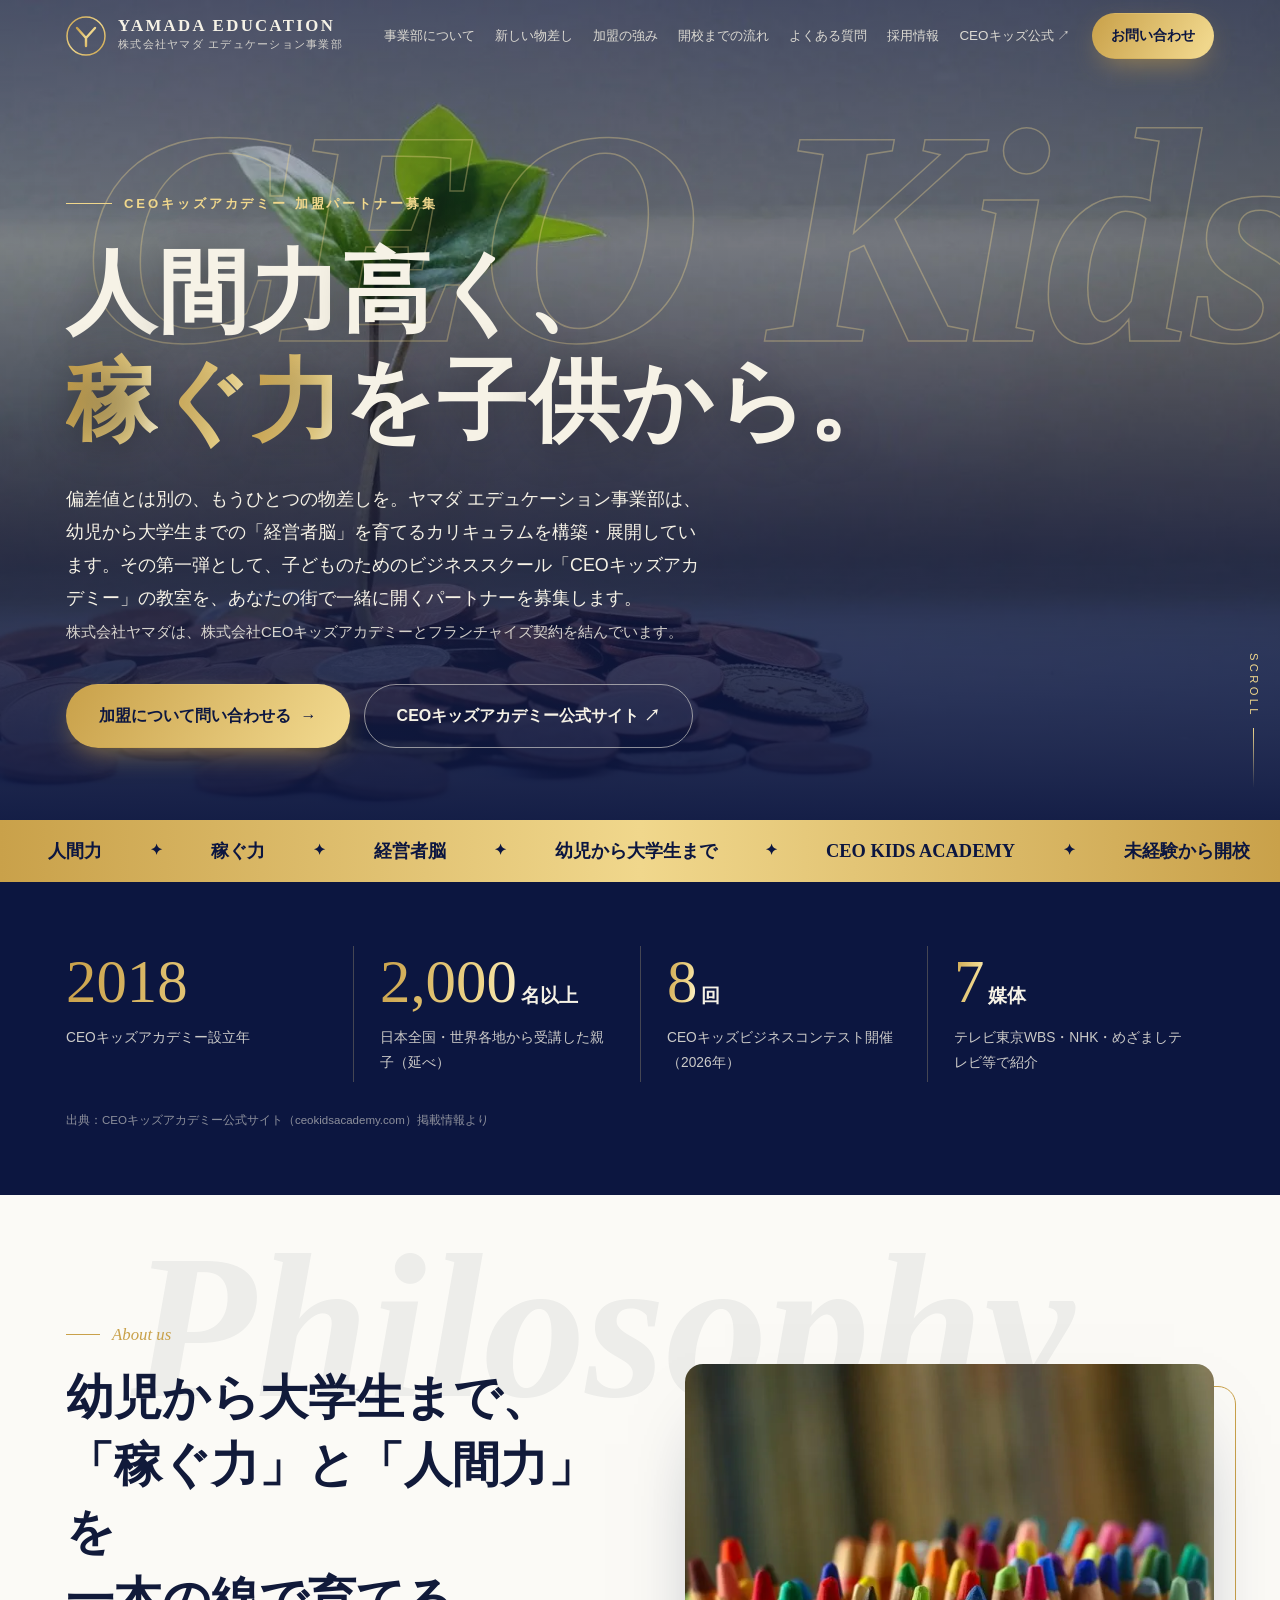
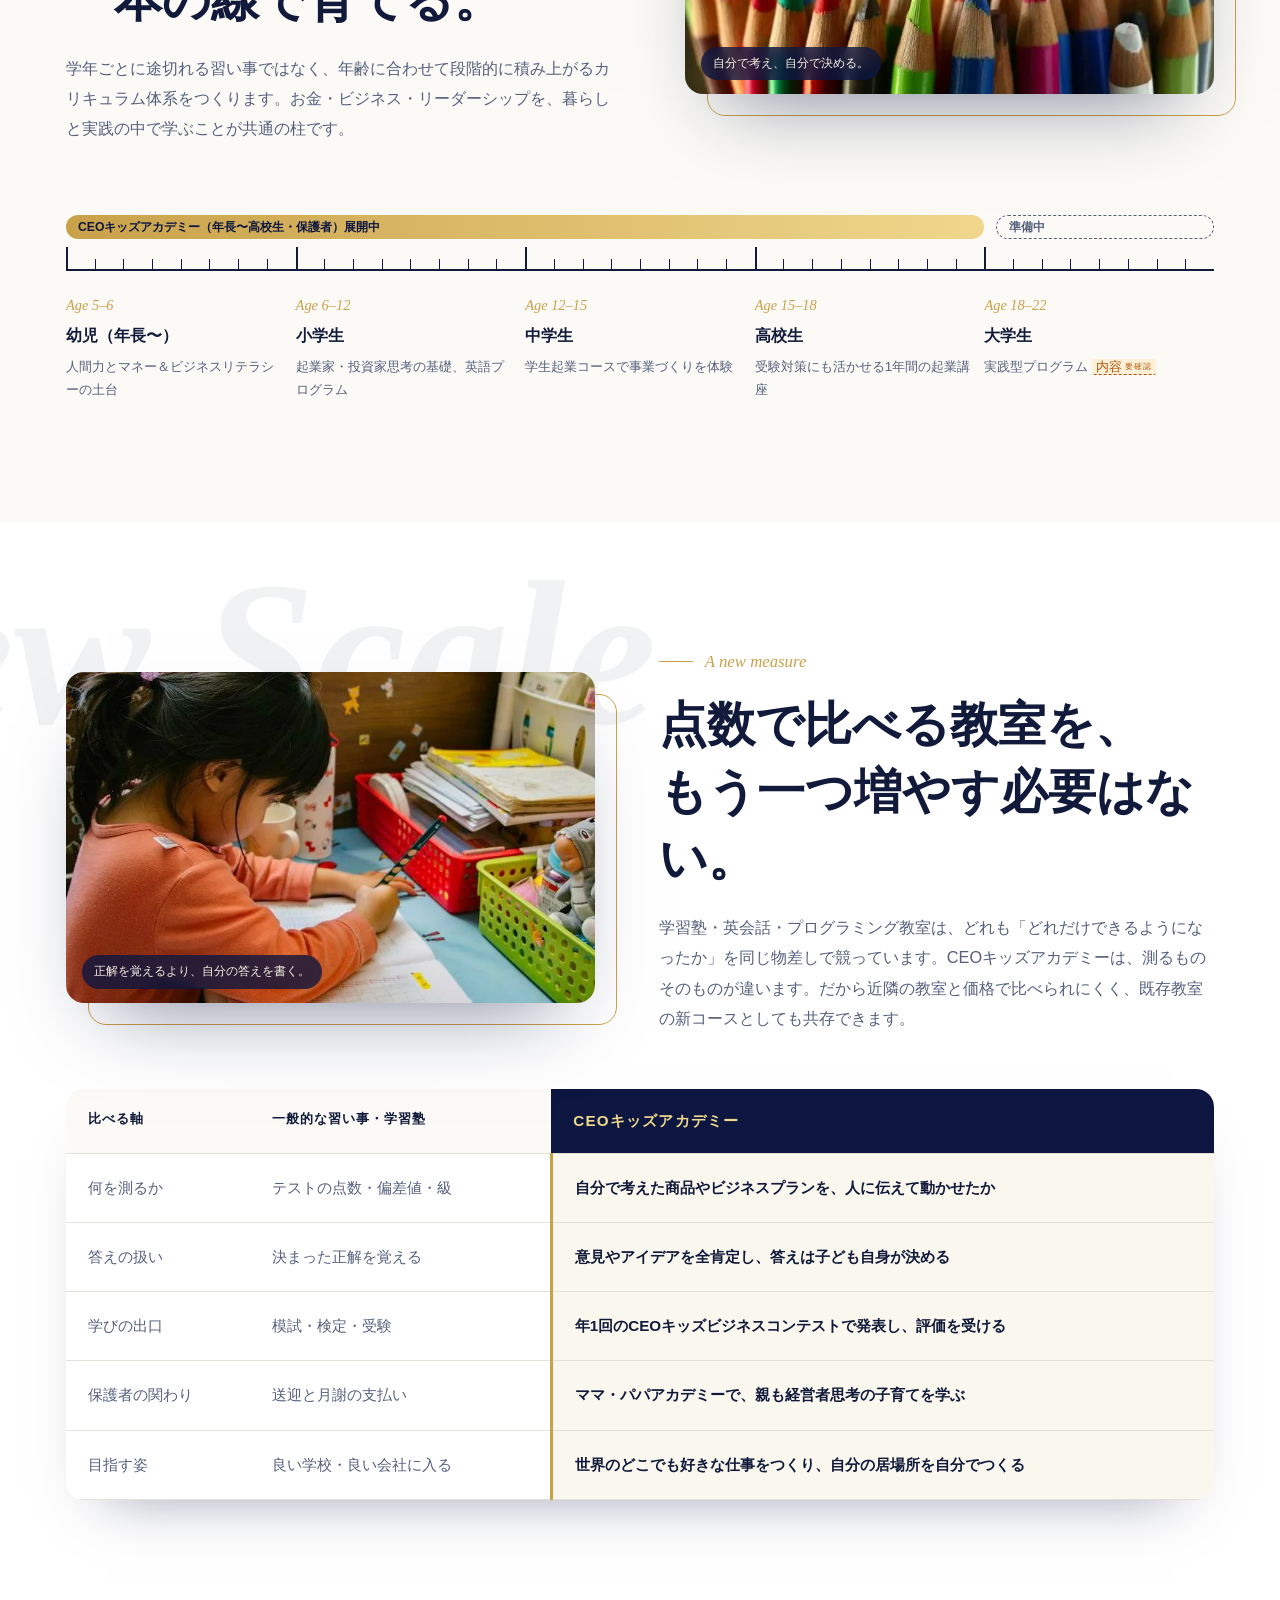
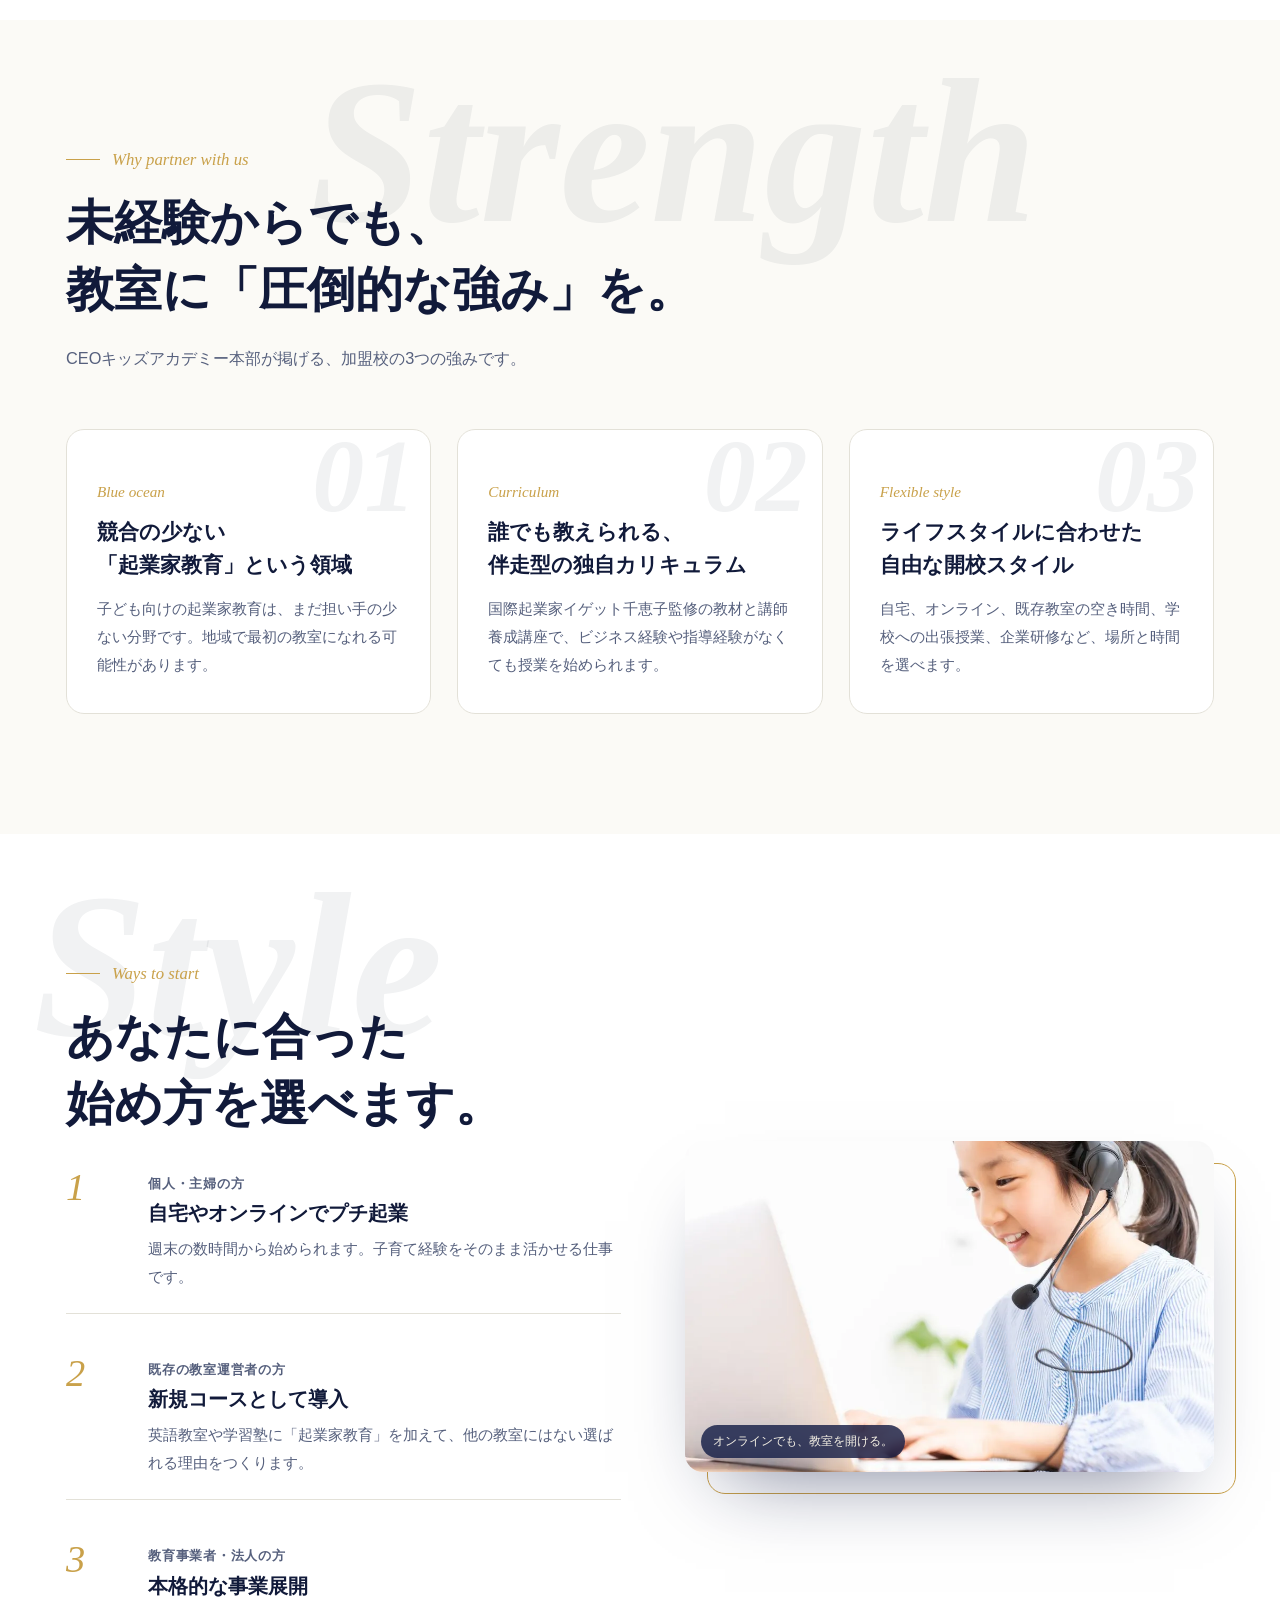
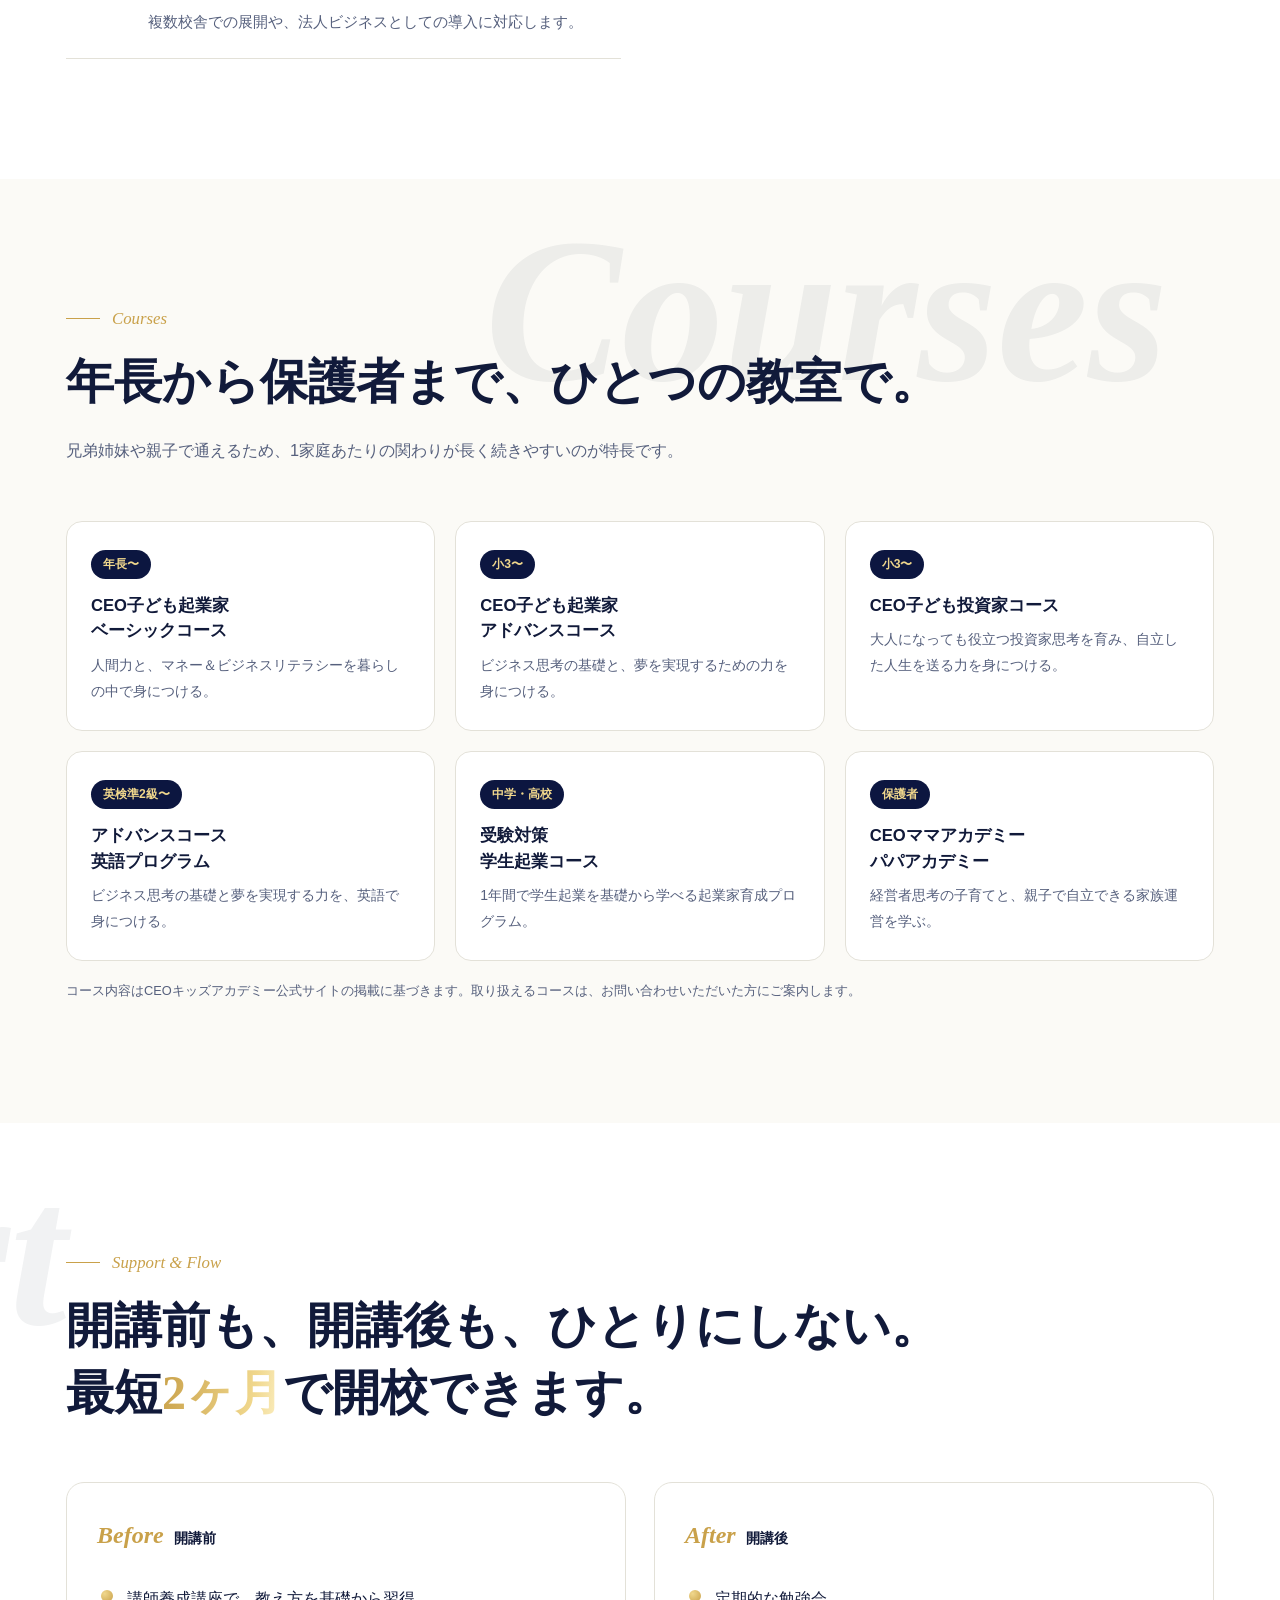
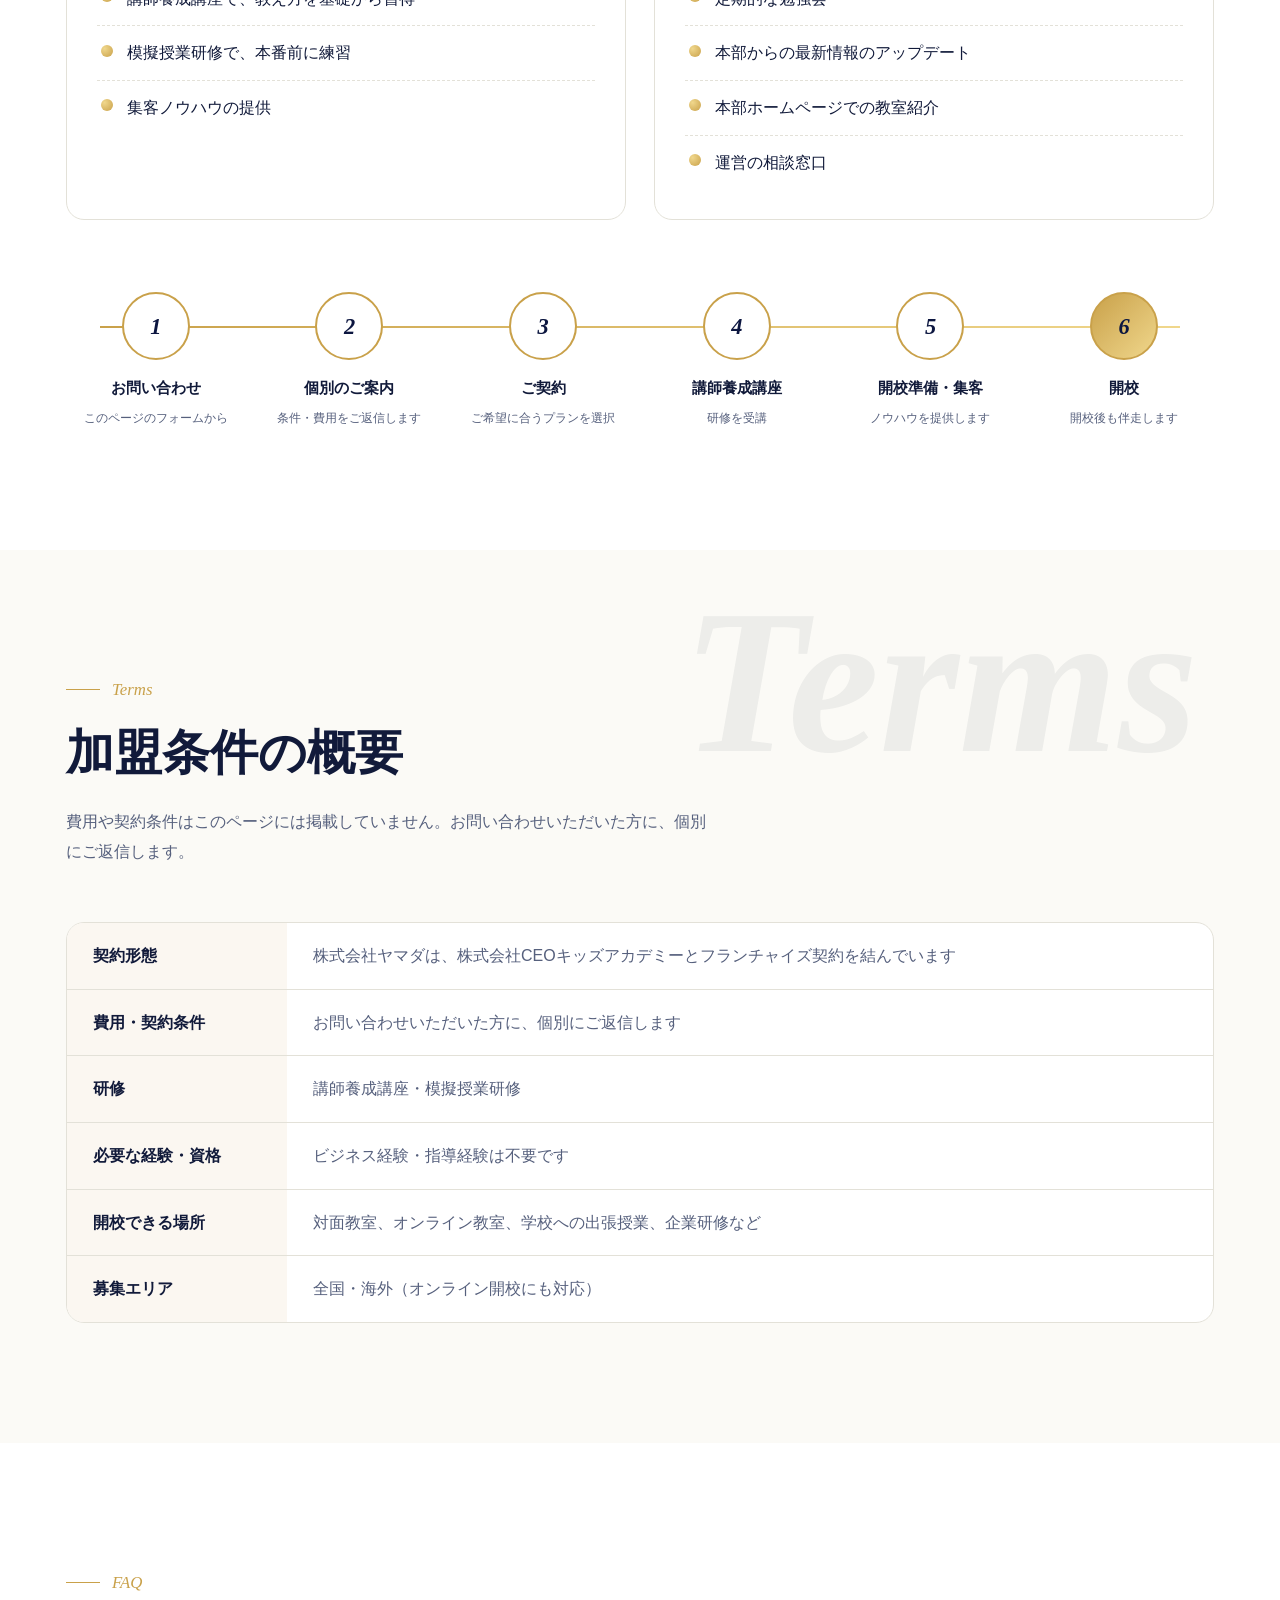
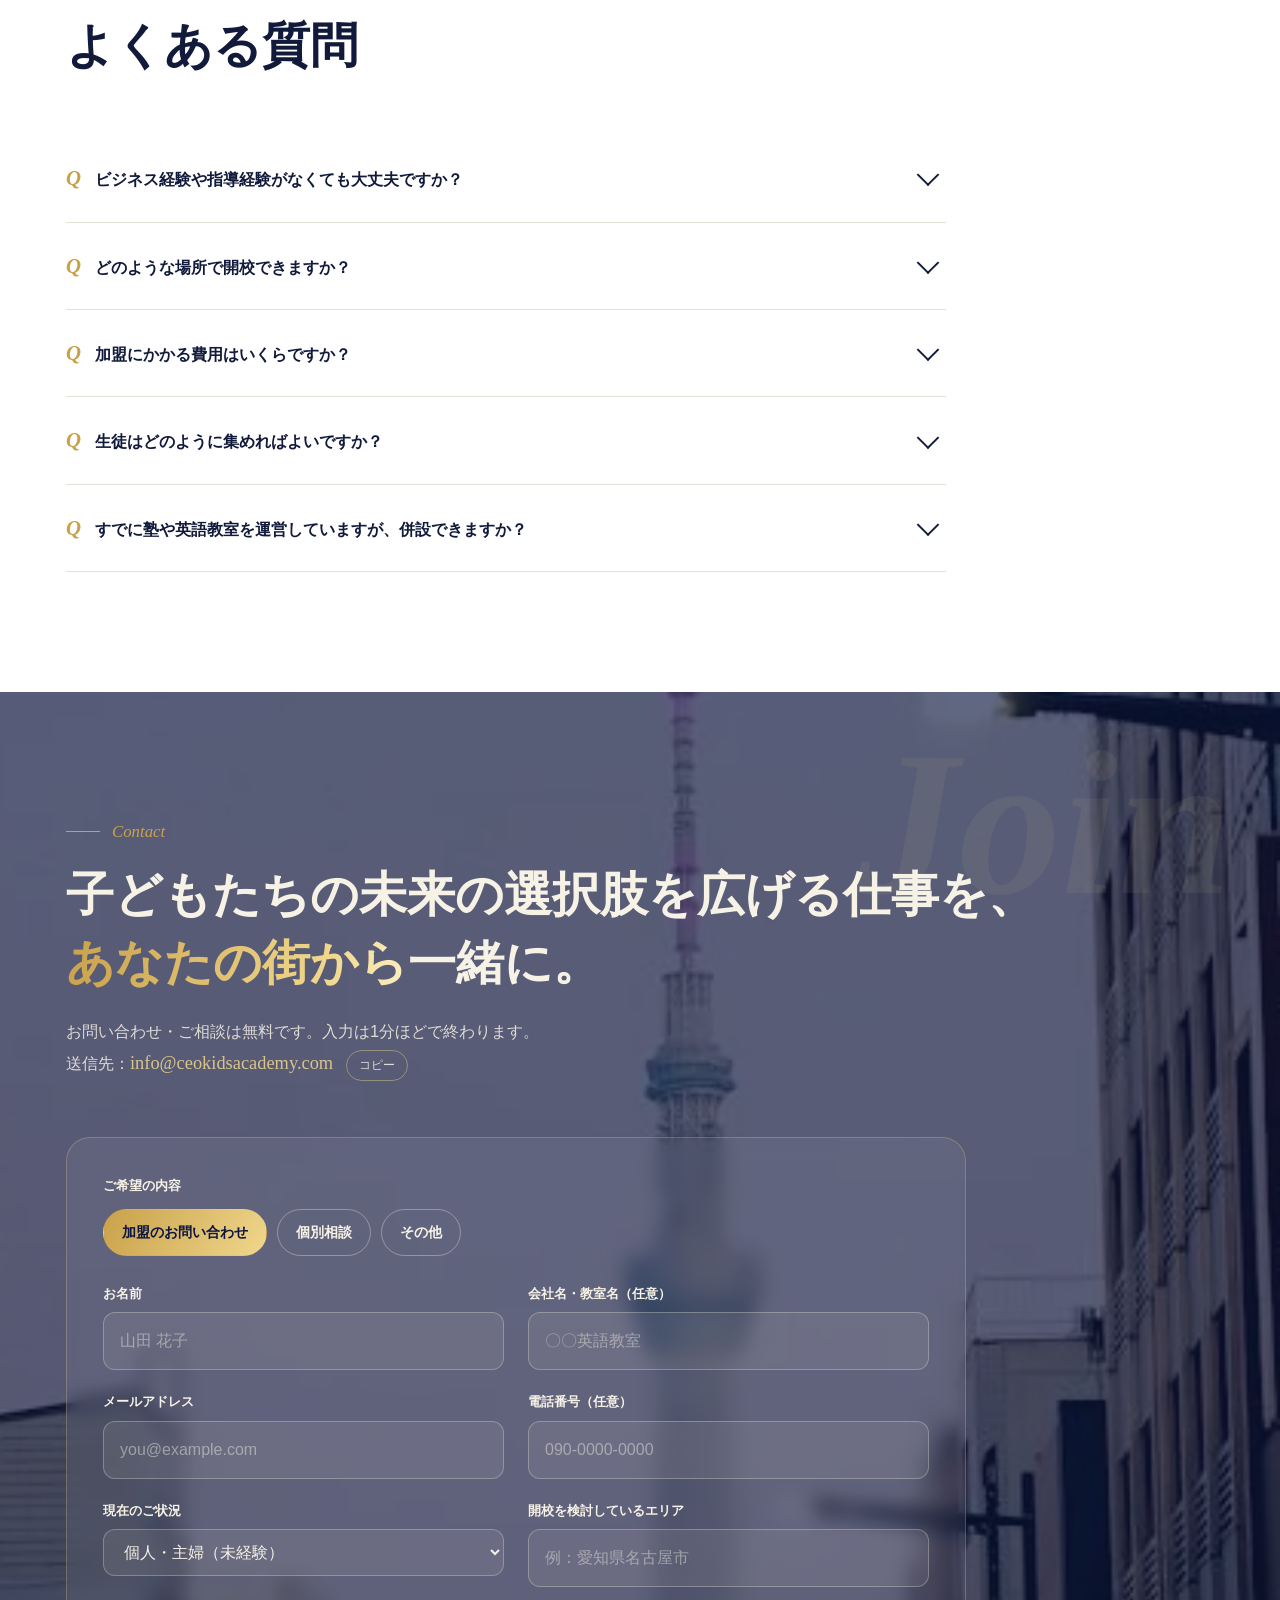
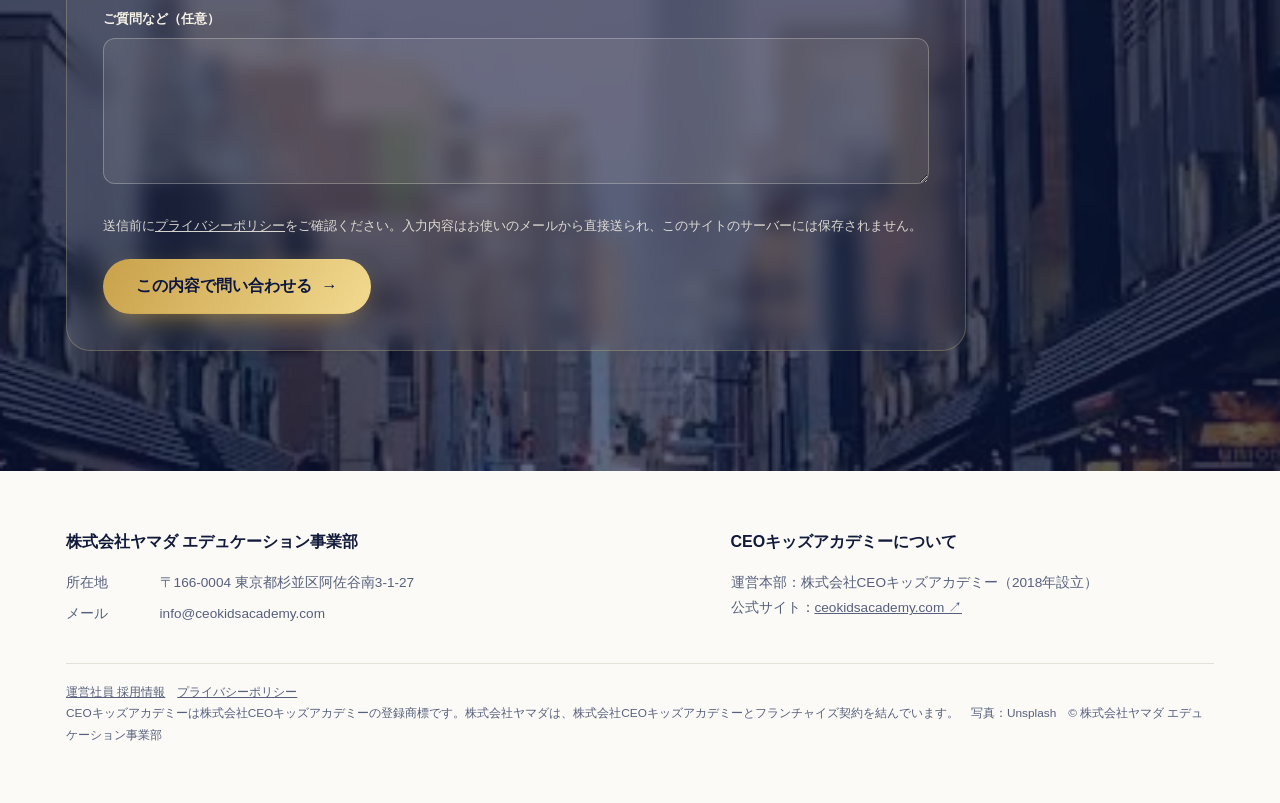
<file: index.html>
<!doctype html>
<html lang="ja">
<head>
<meta charset="utf-8">
<meta name="viewport" content="width=device-width, initial-scale=1, viewport-fit=cover">
<meta name="description" content="株式会社ヤマダ エデュケーション事業部｜CEOキッズアカデミー 加盟パートナー募集。人間力高く、稼ぐ力を子供から。">
<title>ヤマダ エデュケーション CEOキッズ加盟募集</title>
<meta http-equiv="Content-Security-Policy" content="default-src 'self'; script-src 'self' 'sha256-DNOrAO+xbmVqFNyzMTLFVhxqImuXPWJOIUiUDO06WuE='; style-src 'self' 'unsafe-inline' https://fonts.googleapis.com; font-src https://fonts.gstatic.com; img-src 'self' data:; connect-src 'none'; object-src 'none'; base-uri 'self'; form-action 'none'; upgrade-insecure-requests">
<meta name="referrer" content="strict-origin-when-cross-origin">
<link rel="canonical" href="https://livmakers.github.io/yamada-edu-hp/">
<meta property="og:type" content="website">
<meta property="og:locale" content="ja_JP">
<meta property="og:site_name" content="ヤマダ エデュケーション事業部">
<meta property="og:title" content="ヤマダ エデュケーション CEOキッズ加盟募集">
<meta property="og:description" content="株式会社ヤマダ エデュケーション事業部｜CEOキッズアカデミー 加盟パートナー募集。人間力高く、稼ぐ力を子供から。">
<meta property="og:url" content="https://livmakers.github.io/yamada-edu-hp/">
<meta property="og:image" content="https://livmakers.github.io/yamada-edu-hp/img/og.jpg">
<meta property="og:image:width" content="1200">
<meta property="og:image:height" content="630">
<meta name="twitter:card" content="summary_large_image">
<script type="application/ld+json">
{
 "@type": "Organization",
 "name": "株式会社ヤマダ エデュケーション事業部",
 "url": "https://livmakers.github.io/yamada-edu-hp/",
 "email": "info@ceokidsacademy.com",
 "address": {
  "@type": "PostalAddress",
  "postalCode": "166-0004",
  "addressRegion": "東京都",
  "addressLocality": "杉並区",
  "streetAddress": "阿佐谷南3-1-27",
  "addressCountry": "JP"
 },
 "@context": "https://schema.org",
 "sameAs": [
  "https://ceokidsacademy.com/"
 ],
 "description": "CEOキッズアカデミーとフランチャイズ契約を結び、子どものビジネススクールの加盟パートナーを募集。幼児から大学生までの「経営者脳」を育てる教育事業を展開。"
}
</script>
<script type="application/ld+json">
{
 "@context": "https://schema.org",
 "@type": "FAQPage",
 "mainEntity": [
  {
   "@type": "Question",
   "name": "ビジネス経験や指導経験がなくても大丈夫ですか？",
   "acceptedAnswer": {
    "@type": "Answer",
    "text": "はい、大丈夫です。講師養成講座と模擬授業研修で、教え方を基礎から身につけられます。"
   }
  },
  {
   "@type": "Question",
   "name": "どのような場所で開校できますか？",
   "acceptedAnswer": {
    "@type": "Answer",
    "text": "対面の教室のほか、オンライン教室、学校への出張授業、企業研修などでも開校できます。ご自宅での開校も可能です。"
   }
  },
  {
   "@type": "Question",
   "name": "加盟にかかる費用はいくらですか？",
   "acceptedAnswer": {
    "@type": "Answer",
    "text": "費用や契約条件はこのページには掲載していません。お問い合わせいただいた方に、個別にご返信します。"
   }
  },
  {
   "@type": "Question",
   "name": "生徒はどのように集めればよいですか？",
   "acceptedAnswer": {
    "@type": "Answer",
    "text": "チラシやポスター、SNS、口コミ、インターネット広告などを組み合わせます。開講前に集客ノウハウを提供します。"
   }
  },
  {
   "@type": "Question",
   "name": "すでに塾や英語教室を運営していますが、併設できますか？",
   "acceptedAnswer": {
    "@type": "Answer",
    "text": "はい。既存教室の新規コースとしての導入パターンがあります。空き時間を活用して始められます。"
   }
  }
 ]
}
</script>
<meta name="claude:viewport-fit-sides" content="cover">
<link rel="preconnect" href="https://fonts.googleapis.com">
<link rel="preconnect" href="https://fonts.gstatic.com" crossorigin>
<link rel="stylesheet" href="https://fonts.googleapis.com/css2?family=Bodoni+Moda:ital,opsz,wght@0,6..96,500;0,6..96,800;1,6..96,500;1,6..96,700&family=Shippori+Mincho+B1:wght@600;800&family=Zen+Kaku+Gothic+New:wght@400;500;700&display=swap">
<style>
/* Layout: 夜明けの藍（ミッドナイトネイビー）×シャンパンゴールド。全面写真のヒーロー、巨大な欧文透かし、明朝の見出し、スクロールで立ち上がる演出 */
:root{
  --bg:#fbfaf6; --surface:#ffffff; --ink:#111a3a; --ink-2:#56607d; --line:#e3e1d8;
  --navy:#0c1640; --navy-2:#17245e; --on-navy:#f6f2e6;
  --gold:#c9a14a; --gold-2:#f0d78c; --gold-ink:#0c1640;
  --coral:#ef6f5a; --ph:#b4560a; --ph-bg:#fff1d8; --wm:rgba(17,26,58,.06);
  --f-jp-display:"Shippori Mincho B1","Hiragino Mincho ProN","Yu Mincho",serif;
  --f-en:"Bodoni Moda","Didot","Bodoni 72",Georgia,serif;
  --f-body:"Zen Kaku Gothic New","Hiragino Sans","Noto Sans JP","Yu Gothic",sans-serif;
  --wrap:1180px;
}
@media (prefers-color-scheme:dark){:root:not([data-theme="light"]){
  --bg:#0a1030; --surface:#111a44; --ink:#eef0f8; --ink-2:#a9b0cc; --line:#243064;
  --navy:#060b24; --navy-2:#0f1a4a; --on-navy:#f6f2e6; --gold:#d9b25a; --gold-2:#f3dc95;
  --coral:#ff8a75; --ph:#ffbd70; --ph-bg:#3a2810; --wm:rgba(240,215,140,.06); color-scheme:dark}}
:root[data-theme="dark"]{
  --bg:#0a1030; --surface:#111a44; --ink:#eef0f8; --ink-2:#a9b0cc; --line:#243064;
  --navy:#060b24; --navy-2:#0f1a4a; --on-navy:#f6f2e6; --gold:#d9b25a; --gold-2:#f3dc95;
  --coral:#ff8a75; --ph:#ffbd70; --ph-bg:#3a2810; --wm:rgba(240,215,140,.06); color-scheme:dark}

*{box-sizing:border-box}
html,body{margin:0}
[hidden]{display:none!important}
:root{padding-top:env(safe-area-inset-top,0px);padding-bottom:env(safe-area-inset-bottom,0px)}
html{scroll-behavior:smooth}
body{background:var(--bg);color:var(--ink);font-family:var(--f-body);font-size:16px;line-height:1.85;-webkit-font-smoothing:antialiased;overflow-x:hidden}
body::before{content:"";position:fixed;inset:0 0 auto;height:env(safe-area-inset-top,0px);z-index:60;background:var(--navy)}
.wrap{max-width:var(--wrap);margin:0 auto;padding-left:max(16px,env(safe-area-inset-left,0px));padding-right:max(16px,env(safe-area-inset-right,0px))}
h1,h2,h3{text-wrap:balance;margin:0}
p{margin:0}
a{color:inherit}
img{display:block;max-width:100%}
:focus-visible{outline:3px solid var(--gold);outline-offset:3px}
.en{font-family:var(--f-en)}
.num{font-family:var(--f-en);font-variant-numeric:lining-nums tabular-nums}

/* gold text */
.gold-text{background:linear-gradient(100deg,var(--gold) 0%,var(--gold-2) 35%,#fff7d6 50%,var(--gold-2) 65%,var(--gold) 100%);background-size:220% 100%;-webkit-background-clip:text;background-clip:text;color:transparent;animation:shine 6s linear infinite}
@keyframes shine{to{background-position:-220% 0}}

/* placeholder */
.ph{background:var(--ph-bg);color:var(--ph);border-bottom:1px dashed var(--ph);padding:0 .3em;font-weight:500;border-radius:2px}
.ph::after{content:"要確認";font-size:.62em;margin-left:.4em;letter-spacing:.08em;vertical-align:.25em}

/* header */
header.top{position:fixed;top:env(safe-area-inset-top,0px);left:0;right:0;z-index:50;transition:background .4s,box-shadow .4s}
header.top .wrap{display:flex;align-items:center;gap:22px;min-height:72px}
header.top.scrolled{background:color-mix(in srgb,var(--navy) 92%,transparent);backdrop-filter:blur(10px);box-shadow:0 6px 30px rgba(0,0,0,.18)}
.brand{display:flex;align-items:center;gap:12px;text-decoration:none;color:var(--on-navy)}
.brand .mark{width:40px;height:40px;flex:none}
.brand b{display:block;font-family:var(--f-en);font-weight:800;font-size:1.05rem;letter-spacing:.14em;line-height:1.1;white-space:nowrap}
.brand small{display:block;font-size:.66rem;letter-spacing:.12em;opacity:.8}
nav.gnav{margin-left:auto;display:flex;gap:20px;font-size:.84rem;white-space:nowrap}
nav.gnav a{text-decoration:none;color:var(--on-navy);opacity:.85;position:relative;padding:4px 0}
nav.gnav a::after{content:"";position:absolute;left:0;right:100%;bottom:0;height:1px;background:var(--gold-2);transition:right .35s}
nav.gnav a:hover{opacity:1}
nav.gnav a:hover::after{right:0}
@media (max-width:1120px){nav.gnav{display:none}header.top .btn{margin-left:auto}}
@media (max-width:520px){.brand small{display:none}.brand b{font-size:.92rem;letter-spacing:.1em;white-space:nowrap}.brand .mark{width:34px;height:34px}header.top .wrap{min-height:62px;gap:12px}}

.btn{display:inline-flex;align-items:center;justify-content:center;gap:.6em;font-weight:700;text-decoration:none;border-radius:999px;padding:1em 2em;border:1px solid transparent;cursor:pointer;font-family:var(--f-body);font-size:1rem;white-space:nowrap;position:relative;overflow:hidden;transition:transform .25s,box-shadow .25s}
.btn-gold{background:linear-gradient(120deg,var(--gold),var(--gold-2) 50%,var(--gold));background-size:200% 100%;color:var(--gold-ink);box-shadow:0 10px 30px -10px rgba(201,161,74,.8)}
.btn-gold:hover{transform:translateY(-3px);background-position:100% 0;box-shadow:0 16px 36px -12px rgba(201,161,74,.9)}
.btn-gold::after{content:"";position:absolute;top:0;left:-60%;width:40%;height:100%;background:linear-gradient(100deg,transparent,rgba(255,255,255,.6),transparent);transform:skewX(-20deg);animation:sweep 3.6s ease-in-out infinite}
@keyframes sweep{0%,60%{left:-60%}100%{left:130%}}
.btn-line{color:var(--on-navy);border-color:color-mix(in srgb,var(--on-navy) 55%,transparent)}
.btn-line:hover{background:color-mix(in srgb,var(--on-navy) 12%,transparent)}
.btn-sm{padding:.65em 1.3em;font-size:.86rem}
.btn .arw{transition:transform .25s}
.btn:hover .arw{transform:translateX(4px)}

/* HERO */
.hero{position:relative;min-height:min(820px,100svh);display:flex;align-items:flex-end;color:var(--on-navy);overflow:hidden;background:var(--navy)}
.hero-img{position:absolute;inset:0;width:100%;height:100%;object-fit:cover;object-position:50% 50%;max-width:none;animation:kenburns 22s ease-in-out infinite alternate}
@keyframes kenburns{from{transform:scale(1.04)}to{transform:scale(1.16) translate(-1.5%,-1%)}}
.hero::before{content:"";position:absolute;inset:0;z-index:1;background:
  linear-gradient(180deg,rgba(12,22,64,.55) 0%,rgba(12,22,64,.25) 30%,rgba(12,22,64,.75) 70%,rgba(12,22,64,.96) 100%),
  radial-gradient(80% 60% at 15% 85%,rgba(201,161,74,.28),transparent 60%)}
.hero .wm{position:absolute;z-index:2;right:-2vw;top:14%;font-family:var(--f-en);font-style:italic;font-weight:800;font-size:clamp(7rem,24vw,22rem);line-height:.8;color:transparent;-webkit-text-stroke:1.5px rgba(240,215,140,.35);letter-spacing:-.02em;pointer-events:none;white-space:nowrap;animation:drift 18s ease-in-out infinite alternate}
@keyframes drift{to{transform:translateX(-4vw)}}
.hero .wrap{position:relative;z-index:3;width:100%;padding-block:150px 72px}
.hero .eyebrow{display:inline-flex;align-items:center;gap:12px;font-size:.82rem;letter-spacing:.22em;font-weight:700;color:var(--gold-2)}
.hero .eyebrow::before{content:"";width:46px;height:1px;background:var(--gold-2)}
.hero h1{font-family:var(--f-jp-display);font-weight:800;font-size:clamp(2rem,8.6vw,5.6rem);line-height:1.22;margin-top:22px;letter-spacing:.02em;text-shadow:0 4px 40px rgba(0,0,0,.35)}
.hero h1 .ch{display:inline-block;animation:rise .9s cubic-bezier(.2,.7,.2,1) both}
@keyframes rise{from{opacity:0;transform:translateY(.5em) rotate(4deg);filter:blur(6px)}to{opacity:1;transform:none;filter:none}}
.hero .lead{max-width:36em;margin-top:26px;font-size:clamp(1rem,1.6vw,1.12rem);opacity:.92;animation:fadeup 1s .9s both}
.hero .cta-row{display:flex;flex-wrap:wrap;gap:14px;margin-top:36px;animation:fadeup 1s 1.1s both}
@keyframes fadeup{from{opacity:0;transform:translateY(20px)}to{opacity:1;transform:none}}
.scroll-cue{position:absolute;z-index:3;right:max(16px,env(safe-area-inset-right,0px));bottom:32px;font-size:.7rem;letter-spacing:.3em;writing-mode:vertical-rl;color:var(--gold-2);display:flex;align-items:center;gap:10px}
.scroll-cue::after{content:"";width:1px;height:60px;background:linear-gradient(var(--gold-2),transparent);animation:cue 2s ease-in-out infinite}
@keyframes cue{0%{transform:scaleY(0);transform-origin:top}50%{transform:scaleY(1);transform-origin:top}51%{transform-origin:bottom}100%{transform:scaleY(0);transform-origin:bottom}}
@media (max-width:640px){.hero .eyebrow{letter-spacing:.1em;font-size:.74rem}.hero .eyebrow::before{width:24px}.scroll-cue{display:none}.hero .wrap{padding-block:120px 48px}}

/* marquee */
.marquee{background:linear-gradient(90deg,var(--gold),var(--gold-2),var(--gold));color:var(--gold-ink);overflow:hidden;white-space:nowrap;padding-block:14px;font-family:var(--f-jp-display);font-weight:800;font-size:1.15rem}
.marquee .track{display:inline-flex;gap:48px;animation:mq 34s linear infinite;padding-left:48px}
.marquee span{display:inline-flex;align-items:center;gap:48px}
.marquee span::after{content:"✦";font-size:.8em}
@keyframes mq{to{transform:translateX(-50%)}}

/* facts */
.facts{background:var(--navy);color:var(--on-navy);position:relative;overflow:hidden}
.facts .grid{display:grid;grid-template-columns:repeat(4,1fr);padding-block:64px}
.fact{padding:6px 26px;border-left:1px solid rgba(240,215,140,.25)}
.fact:first-child{border-left:0;padding-left:0}
.fact .v{font-family:var(--f-en);font-weight:500;font-size:clamp(2.4rem,5vw,3.8rem);line-height:1}
.fact .v small{font-family:var(--f-body);font-size:.32em;margin-left:.2em;color:var(--on-navy);font-weight:700}
.fact .k{font-size:.86rem;opacity:.82;margin-top:12px}
.facts .src{grid-column:1/-1;font-size:.72rem;opacity:.55;margin-top:28px}
@media (max-width:760px){.facts .grid{grid-template-columns:1fr 1fr;row-gap:36px}.fact:nth-child(3){border-left:0;padding-left:0}}

/* section shell */
section.sec{padding-block:120px;position:relative;overflow:hidden}
section.sec.alt{background:var(--surface)}
.sec .bgwm{position:absolute;top:40px;left:-1vw;font-family:var(--f-en);font-style:italic;font-weight:800;font-size:clamp(5rem,16vw,15rem);line-height:.9;color:var(--wm);white-space:nowrap;pointer-events:none;z-index:0;will-change:transform}
.sec .wrap{position:relative;z-index:1}
.kicker{display:inline-flex;align-items:center;gap:12px;font-family:var(--f-en);font-style:italic;font-size:1.05rem;color:var(--gold)}
.kicker::before{content:"";width:34px;height:1px;background:var(--gold)}
.sec h2{font-family:var(--f-jp-display);font-weight:800;font-size:clamp(1.8rem,4vw,3rem);line-height:1.4;margin-top:14px}
.sec .intro{margin-top:20px;color:var(--ink-2);max-width:40em;font-size:1.02rem}
.head{margin-bottom:56px}
@media (max-width:760px){section.sec{padding-block:80px}}

/* reveal (resting state stays visible) */
.rv{transition:transform 1s cubic-bezier(.2,.7,.2,1),opacity 1s}
.rv.pre{transform:translateY(46px);opacity:.15}
.rv.d1{transition-delay:.12s}.rv.d2{transition-delay:.24s}.rv.d3{transition-delay:.36s}

/* about split */
.split{display:grid;grid-template-columns:1.05fr 1fr;gap:64px;align-items:center}
.split.rev{grid-template-columns:1fr 1.05fr}
.split > *{min-width:0}
@media (max-width:900px){.split,.split.rev{grid-template-columns:1fr;gap:40px}}
.photo{position:relative;border-radius:18px;overflow:hidden;box-shadow:0 40px 80px -40px rgba(12,22,64,.55)}
.photo img{width:100%;aspect-ratio:16/10;object-fit:cover;transition:transform 1.2s cubic-bezier(.2,.7,.2,1)}
.photo:hover img{transform:scale(1.05)}
.photo-frame{position:relative}
.photo-frame::before{content:"";position:absolute;inset:22px -22px -22px 22px;border:1px solid var(--gold);border-radius:18px;z-index:-1}
.photo .cap{position:absolute;left:16px;bottom:14px;background:rgba(12,22,64,.78);color:var(--on-navy);font-size:.78rem;padding:5px 12px;border-radius:999px;backdrop-filter:blur(6px)}

/* ruler roadmap */
.ruler{margin-top:72px}
.ruler .bar{position:relative;height:56px;border-bottom:2px solid var(--ink)}
.ruler .ticks{position:absolute;left:0;right:0;bottom:0;height:22px;background:repeating-linear-gradient(90deg,var(--ink) 0 1px,transparent 1px 2.5%),repeating-linear-gradient(90deg,var(--ink) 0 2px,transparent 2px 20%);background-size:100% 10px,100% 22px;background-repeat:no-repeat;background-position:bottom}
.ruler .band{position:absolute;bottom:30px;height:24px;border-radius:999px;font-size:.76rem;font-weight:700;display:flex;align-items:center;padding:0 12px;white-space:nowrap;overflow:hidden}
.ruler .band.on{left:0;width:80%;background:linear-gradient(90deg,var(--gold),var(--gold-2));color:var(--gold-ink);transform-origin:left;animation:grow 1.6s .3s cubic-bezier(.2,.7,.2,1) both}
.ruler .band.next{left:81%;width:19%;border:1.5px dashed var(--ink-2);color:var(--ink-2)}
@keyframes grow{from{transform:scaleX(.05)}to{transform:none}}
.stages{display:grid;grid-template-columns:repeat(5,1fr)}
.stage{padding:16px 14px 0 0;min-width:0}
.stage .age{font-family:var(--f-en);font-style:italic;color:var(--gold);font-size:.9rem}
.stage h3{font-size:1.02rem;margin-top:2px}
.stage p{font-size:.84rem;color:var(--ink-2);margin-top:6px;line-height:1.7}
@media (max-width:760px){.stages{grid-template-columns:1fr 1fr;row-gap:18px}.ruler .band{font-size:.66rem}.ruler .band .long{display:none}}

/* compare */
.cmp-wrap{overflow-x:auto;border-radius:18px;box-shadow:0 30px 60px -40px rgba(12,22,64,.5)}
table.cmp{width:100%;border-collapse:collapse;min-width:680px;background:var(--surface)}
table.cmp th,table.cmp td{text-align:left;padding:20px 22px;border-bottom:1px solid var(--line);vertical-align:top;font-size:.95rem}
table.cmp thead th{font-size:.84rem;letter-spacing:.08em;padding-block:18px;background:var(--bg)}
table.cmp thead th.us{background:var(--navy);color:var(--gold-2);font-size:.95rem}
table.cmp td.us{font-weight:700;background:color-mix(in srgb,var(--gold) 9%,var(--surface));border-left:3px solid var(--gold)}
table.cmp tbody th{width:16%;color:var(--ink-2);font-weight:500;white-space:nowrap}
table.cmp td.them{color:var(--ink-2)}
table.cmp tbody tr{transition:background .25s}
table.cmp tbody tr:hover td.them{background:color-mix(in srgb,var(--ink) 3%,transparent)}

/* strengths */
.cards3{display:grid;grid-template-columns:repeat(3,1fr);gap:26px}
@media (max-width:900px){.cards3{grid-template-columns:1fr}}
.card{background:var(--surface);border:1px solid var(--line);border-radius:18px;padding:34px 30px;position:relative;overflow:hidden;transition:transform .4s,box-shadow .4s;min-width:0}
.card:hover{transform:translateY(-8px);box-shadow:0 30px 60px -30px rgba(12,22,64,.4)}
.card .big{position:absolute;right:14px;top:-6px;font-family:var(--f-en);font-style:italic;font-weight:800;font-size:6.5rem;line-height:1;color:var(--wm);transition:color .4s}
.card:hover .big{color:color-mix(in srgb,var(--gold) 30%,transparent)}
.card .lab{font-family:var(--f-en);font-style:italic;color:var(--gold);font-size:.95rem}
.card h3{font-family:var(--f-jp-display);font-size:1.3rem;line-height:1.55;margin-top:10px;position:relative}
.card p{margin-top:14px;color:var(--ink-2);font-size:.95rem;position:relative}

.plus{margin-top:72px;border-radius:24px;overflow:hidden;display:grid;grid-template-columns:1fr 1.25fr;background:var(--navy);color:var(--on-navy);box-shadow:0 40px 80px -40px rgba(12,22,64,.7)}
.plus .pimg{position:relative;min-height:320px}
.plus .pimg img{position:absolute;inset:0;width:100%;height:100%;object-fit:cover}
.plus .pimg::after{content:"";position:absolute;inset:0;background:linear-gradient(90deg,transparent 40%,var(--navy))}
.plus .pbody{padding:48px 44px;min-width:0}
.plus h3{font-family:var(--f-jp-display);font-size:clamp(1.4rem,2.6vw,1.9rem);line-height:1.5}
.plus .sub{opacity:.8;margin-top:10px;font-size:.95rem}
.plus ul{list-style:none;margin:26px 0 0;padding:0;display:grid;gap:18px}
.plus li{display:grid;grid-template-columns:auto 1fr;gap:14px;align-items:start}
.plus li .i{font-family:var(--f-en);font-style:italic;font-weight:700;color:var(--gold-2);font-size:1.3rem;line-height:1.3}
.plus li b{display:block}
.plus li span{font-size:.88rem;opacity:.8}
.badge{display:inline-block;font-size:.7rem;letter-spacing:.12em;border:1px solid var(--gold-2);color:var(--gold-2);padding:1px 10px;border-radius:999px;margin-left:8px;vertical-align:.15em;font-weight:700}
@media (max-width:900px){.plus{grid-template-columns:1fr}.plus .pimg{min-height:220px}.plus .pimg::after{background:linear-gradient(180deg,transparent 40%,var(--navy))}.plus .pbody{padding:32px 24px}}

/* patterns */
.patterns{display:grid;gap:18px;margin-top:8px}
.pat{display:grid;grid-template-columns:64px 1fr;gap:18px;padding:22px 0;border-bottom:1px solid var(--line);align-items:start;transition:padding .3s}
.pat:hover{padding-left:10px}
.pat .no{font-family:var(--f-en);font-style:italic;font-size:2.4rem;line-height:1;color:var(--gold)}
.pat .who{font-size:.8rem;color:var(--ink-2);font-weight:700;letter-spacing:.06em}
.pat h3{font-family:var(--f-jp-display);font-size:1.25rem}
.pat p{font-size:.92rem;color:var(--ink-2);margin-top:4px}

/* courses */
.courses{display:grid;grid-template-columns:repeat(3,1fr);gap:20px}
@media (max-width:900px){.courses{grid-template-columns:1fr 1fr}}
@media (max-width:560px){.courses{grid-template-columns:1fr}}
.course{background:var(--surface);border-radius:16px;padding:26px 24px;border:1px solid var(--line);position:relative;transition:transform .35s,border-color .35s;min-width:0}
.course:hover{transform:translateY(-5px);border-color:var(--gold)}
.course .age{display:inline-block;font-size:.76rem;font-weight:700;background:var(--navy);color:var(--gold-2);padding:3px 12px;border-radius:999px}
.course h3{font-size:1.04rem;margin-top:14px;line-height:1.55}
.course p{font-size:.88rem;color:var(--ink-2);margin-top:8px}
.note{font-size:.8rem;color:var(--ink-2);margin-top:18px}

/* revenue */
.rev-sec{background:var(--navy);color:var(--on-navy)}
.rev-sec .bgimg{position:absolute;inset:0;width:100%;height:100%;object-fit:cover;opacity:.18;max-width:none}
.rev-sec .bgwm{color:rgba(240,215,140,.06)}
.rev-sec .intro,.rev-sec .note{color:var(--on-navy);opacity:.8}
.rev-grid{display:grid;grid-template-columns:1.1fr 1fr;gap:56px;align-items:center}
.rev-grid > *{min-width:0}
@media (max-width:900px){.rev-grid{grid-template-columns:1fr}}
.pl{background:color-mix(in srgb,var(--navy-2) 80%,transparent);border:1px solid rgba(240,215,140,.25);border-radius:20px;padding:12px 28px;backdrop-filter:blur(6px)}
.pl .row{display:grid;grid-template-columns:1fr auto;gap:4px 16px;padding:18px 0;border-bottom:1px solid rgba(240,215,140,.15)}
.pl .row small{grid-column:1;font-size:.78rem;opacity:.7}
.pl .row .amt{grid-row:1/3;grid-column:2;align-self:center;font-family:var(--f-en);font-size:1.5rem;font-weight:500}
.pl .row.total{border-bottom:0}
.pl .row.total .amt{font-size:clamp(2.2rem,4vw,3rem);font-weight:800}
.donut-wrap{display:flex;flex-direction:column;align-items:center;gap:18px}
.donut{width:min(320px,80vw);aspect-ratio:1;position:relative}
.donut svg{width:100%;height:100%;transform:rotate(-90deg)}
.donut .c{fill:none;stroke-width:22}
.donut .bg{stroke:rgba(240,215,140,.15)}
.donut .fg{stroke:url(#gg);stroke-linecap:round;stroke-dasharray:0 1000;transition:stroke-dasharray 2s cubic-bezier(.2,.7,.2,1)}
.donut .ctr{position:absolute;inset:0;display:flex;flex-direction:column;align-items:center;justify-content:center;text-align:center}
.donut .ctr b{font-family:var(--f-en);font-size:3.4rem;font-weight:800;line-height:1}
.donut .ctr span{font-size:.82rem;opacity:.8;margin-top:6px}

/* support + flow */
.sup{display:grid;grid-template-columns:1fr 1fr;gap:28px}
@media (max-width:760px){.sup{grid-template-columns:1fr}}
.sup .box{background:var(--surface);border-radius:18px;padding:30px;border:1px solid var(--line)}
.sup h3{font-family:var(--f-en);font-style:italic;font-size:1.5rem;color:var(--gold)}
.sup h3 small{font-family:var(--f-body);font-style:normal;font-size:.9rem;color:var(--ink);margin-left:10px;font-weight:700}
.sup ul{list-style:none;padding:0;margin:14px 0 0}
.sup li{padding:12px 0 12px 30px;border-bottom:1px dashed var(--line);position:relative}
.sup li:last-child{border-bottom:0}
.sup li::before{content:"";position:absolute;left:4px;top:1.15em;width:12px;height:12px;border-radius:50%;background:radial-gradient(circle at 30% 30%,var(--gold-2),var(--gold))}

ol.flow{list-style:none;margin:72px 0 0;padding:0;display:grid;grid-template-columns:repeat(6,1fr);gap:14px;counter-reset:s;position:relative}
ol.flow::before{content:"";position:absolute;left:3%;right:3%;top:34px;height:2px;background:linear-gradient(90deg,var(--gold),var(--gold-2))}
ol.flow li{counter-increment:s;text-align:center;position:relative;min-width:0}
ol.flow li .dot{width:68px;height:68px;margin:0 auto;border-radius:50%;background:var(--surface);border:2px solid var(--gold);display:flex;align-items:center;justify-content:center;font-family:var(--f-en);font-style:italic;font-weight:800;font-size:1.4rem;color:var(--navy);position:relative;transition:transform .3s,background .3s}
:root[data-theme="dark"] ol.flow li .dot{color:var(--gold-2)}
@media (prefers-color-scheme:dark){:root:not([data-theme="light"]) ol.flow li .dot{color:var(--gold-2)}}
ol.flow li:hover .dot{transform:scale(1.1);background:var(--gold-2);color:var(--navy)}
ol.flow li:last-child .dot{background:linear-gradient(135deg,var(--gold),var(--gold-2));color:var(--navy)}
ol.flow b{display:block;margin-top:14px;font-size:.96rem}
ol.flow span{display:block;font-size:.78rem;color:var(--ink-2);margin-top:4px}
@media (max-width:900px){ol.flow{grid-template-columns:repeat(3,1fr);row-gap:36px}ol.flow::before{display:none}}
@media (max-width:480px){ol.flow{grid-template-columns:1fr 1fr}}

/* terms */
dl.terms{display:grid;grid-template-columns:220px 1fr;margin:0;background:var(--surface);border-radius:18px;overflow:hidden;border:1px solid var(--line)}
dl.terms dt,dl.terms dd{padding:18px 26px;border-bottom:1px solid var(--line);margin:0}
dl.terms dt{font-weight:700;background:color-mix(in srgb,var(--gold) 8%,var(--surface))}
dl.terms dd{color:var(--ink-2)}
dl.terms dt:last-of-type,dl.terms dd:last-of-type{border-bottom:0}
@media (max-width:560px){dl.terms{grid-template-columns:1fr}dl.terms dt{border-bottom:0;padding-bottom:6px}dl.terms dd{padding-top:0}}

/* faq */
.faq{max-width:880px}
.faq details{border-bottom:1px solid var(--line)}
.faq summary{cursor:pointer;padding:24px 48px 24px 0;font-weight:700;list-style:none;position:relative;font-size:1.02rem}
.faq summary::-webkit-details-marker{display:none}
.faq summary::before{content:"Q";font-family:var(--f-en);font-style:italic;font-weight:800;color:var(--gold);margin-right:14px;font-size:1.3rem}
.faq summary::after{content:"";position:absolute;right:10px;top:50%;width:14px;height:14px;border-right:2px solid var(--ink);border-bottom:2px solid var(--ink);transform:translateY(-70%) rotate(45deg);transition:transform .3s}
.faq details[open] summary::after{transform:translateY(-30%) rotate(-135deg)}
.faq details p{padding:0 0 24px 34px;color:var(--ink-2)}

/* contact */
.contact{position:relative;color:var(--on-navy);background:var(--navy)}
.contact .bgimg{position:absolute;inset:0;width:100%;height:100%;object-fit:cover;max-width:none;opacity:.35}
.contact::before{content:"";position:absolute;inset:0;z-index:0;background:linear-gradient(180deg,rgba(12,22,64,.7),rgba(12,22,64,.95))}
.contact .bgwm{color:rgba(240,215,140,.07);z-index:0}
.contact .intro{color:var(--on-navy);opacity:.85}
.cform{display:grid;grid-template-columns:1fr 1fr;gap:20px 24px;max-width:900px;background:rgba(255,255,255,.06);border:1px solid rgba(240,215,140,.25);border-radius:24px;padding:36px;backdrop-filter:blur(10px)}
.cform .full{grid-column:1/-1}
@media (max-width:640px){.cform{grid-template-columns:1fr;padding:24px 18px}}
.cform label{display:block;font-size:.84rem;font-weight:700;margin-bottom:6px}
.cform input,.cform select,.cform textarea{width:100%;font:inherit;padding:13px 16px;border-radius:12px;border:1px solid rgba(246,242,230,.28);background:rgba(246,242,230,.08);color:var(--on-navy);transition:border-color .25s,background .25s}
.cform input:focus,.cform select:focus,.cform textarea:focus{border-color:var(--gold-2);background:rgba(246,242,230,.14);outline:none}
.cform input::placeholder,.cform textarea::placeholder{color:rgba(246,242,230,.45)}
.cform select option{color:#111a3a}
.cform fieldset{border:0;padding:0;margin:0;display:flex;flex-wrap:wrap;gap:10px}
.cform legend{font-size:.84rem;font-weight:700;margin-bottom:10px;padding:0}
.chip{position:relative}
.chip input{position:absolute;opacity:0;width:1px;height:1px}
.chip span{display:inline-block;padding:9px 18px;border:1px solid rgba(246,242,230,.35);border-radius:999px;cursor:pointer;font-size:.9rem;transition:all .25s}
.chip input:checked + span{background:linear-gradient(120deg,var(--gold),var(--gold-2));color:var(--gold-ink);border-color:transparent;font-weight:700}
.chip input:focus-visible + span{outline:3px solid var(--gold-2);outline-offset:2px}
.contact .mail{font-family:var(--f-en);font-size:1.15rem;color:var(--gold-2);user-select:all}
.copy{font:inherit;font-size:.78rem;margin-left:8px;padding:3px 12px;border-radius:999px;border:1px solid rgba(240,215,140,.5);background:transparent;color:var(--on-navy);cursor:pointer}
.copy:hover{background:rgba(240,215,140,.15)}
.form-msg{grid-column:1/-1;background:rgba(240,215,140,.14);border-left:4px solid var(--gold-2);padding:12px 16px;font-size:.92rem;border-radius:6px}

footer{padding-block:56px;font-size:.85rem;color:var(--ink-2);background:var(--bg)}
footer .grid{display:grid;grid-template-columns:1.3fr 1fr;gap:36px}
footer b{color:var(--ink);font-size:1rem}
footer dl{display:grid;grid-template-columns:6em 1fr;gap:6px 12px;margin:14px 0 0}
footer dd{margin:0}
footer .legal{grid-column:1/-1;font-size:.74rem;border-top:1px solid var(--line);padding-top:18px}
@media (max-width:760px){footer .grid{grid-template-columns:1fr}}

.preview-banner{position:fixed;z-index:70;left:50%;bottom:calc(14px + env(safe-area-inset-bottom,0px));transform:translateX(-50%);background:var(--ph-bg);color:var(--ph);font-size:.75rem;padding:6px 14px;border-radius:999px;box-shadow:0 8px 24px rgba(0,0,0,.18);white-space:nowrap;max-width:calc(100vw - 32px);overflow:hidden;text-overflow:ellipsis}

@media (prefers-reduced-motion:reduce){
  html{scroll-behavior:auto}
  *,*::before,*::after{animation:none!important;transition:none!important}
  .rv.pre{transform:none;opacity:1}
}
</style>
</head>
<body>


<header class="top" id="hdr">
  <div class="wrap">
    <a class="brand" href="#top" aria-label="ヤマダ エデュケーション事業部 トップへ">
      <svg class="mark" viewBox="0 0 40 40" aria-hidden="true"><defs><linearGradient id="lg" x1="0" y1="0" x2="1" y2="1"><stop offset="0" stop-color="#c9a14a"/><stop offset=".5" stop-color="#f0d78c"/><stop offset="1" stop-color="#c9a14a"/></linearGradient></defs><circle cx="20" cy="20" r="19" fill="none" stroke="url(#lg)" stroke-width="1.5"/><path d="M11 12l9 10 9-10M20 22v8" fill="none" stroke="url(#lg)" stroke-width="2.4" stroke-linecap="round" stroke-linejoin="round"/></svg>
      <span><b>YAMADA EDUCATION</b><small>株式会社ヤマダ エデュケーション事業部</small></span>
    </a>
    <nav class="gnav" aria-label="ページ内メニュー">
      <a href="#about">事業部について</a>
      <a href="#scale">新しい物差し</a>
      <a href="#strength">加盟の強み</a>
      <a href="#flow">開校までの流れ</a>
      <a href="#faq">よくある質問</a>
      <a href="recruit/">採用情報</a>
      <a href="https://ceokidsacademy.com/" target="_blank" rel="noopener">CEOキッズ公式 ↗</a>
    </nav>
    <a class="btn btn-gold btn-sm" href="#contact">お問い合わせ</a>
  </div>
</header>

<main id="top">
<section class="hero">
  <img class="hero-img" src="img/hero.webp" alt="コインの山から伸びる若芽" fetchpriority="high">
  <div class="wm" aria-hidden="true">CEO Kids</div>
  <div class="wrap">
    <p class="eyebrow">CEOキッズアカデミー 加盟パートナー募集</p>
    <h1 id="hero-title" aria-label="人間力高く、稼ぐ力を子供から。">人間力高く、<br><span class="gold-text">稼ぐ力</span>を子供から。</h1>
    <p class="lead">偏差値とは別の、もうひとつの物差しを。ヤマダ エデュケーション事業部は、幼児から大学生までの「経営者脳」を育てるカリキュラムを構築・展開しています。その第一弾として、子どものためのビジネススクール「CEOキッズアカデミー」の教室を、あなたの街で一緒に開くパートナーを募集します。<br><small style="opacity:.85">株式会社ヤマダは、株式会社CEOキッズアカデミーとフランチャイズ契約を結んでいます。</small></p>
    <div class="cta-row">
      <a class="btn btn-gold" href="#contact">加盟について問い合わせる <span class="arw">→</span></a>
      <a class="btn btn-line" href="https://ceokidsacademy.com/" target="_blank" rel="noopener">CEOキッズアカデミー公式サイト ↗</a>
    </div>
  </div>
  <div class="scroll-cue" aria-hidden="true">SCROLL</div>
</section>

<div class="marquee" aria-hidden="true"><div class="track">
  <span>人間力</span><span>稼ぐ力</span><span>経営者脳</span><span>幼児から大学生まで</span><span>CEO KIDS ACADEMY</span><span>未経験から開校</span>
  <span>人間力</span><span>稼ぐ力</span><span>経営者脳</span><span>幼児から大学生まで</span><span>CEO KIDS ACADEMY</span><span>未経験から開校</span>
</div></div>

<div class="facts" aria-label="CEOキッズアカデミーの実績">
  <div class="wrap grid">
    <div class="fact rv"><div class="v num gold-text" data-count="2018">2018</div><div class="k">CEOキッズアカデミー設立年</div></div>
    <div class="fact rv d1"><div class="v num"><span class="gold-text" data-count="2000" data-comma="1">2,000</span><small>名以上</small></div><div class="k">日本全国・世界各地から受講した親子（延べ）</div></div>
    <div class="fact rv d2"><div class="v num"><span class="gold-text" data-count="8">8</span><small>回</small></div><div class="k">CEOキッズビジネスコンテスト開催（2026年）</div></div>
    <div class="fact rv d3"><div class="v num"><span class="gold-text" data-count="7">7</span><small>媒体</small></div><div class="k">テレビ東京WBS・NHK・めざましテレビ等で紹介</div></div>
    <p class="src">出典：CEOキッズアカデミー公式サイト（ceokidsacademy.com）掲載情報より</p>
  </div>
</div>

<section class="sec" id="about">
  <div class="bgwm" data-par="0.12" aria-hidden="true">Philosophy</div>
  <div class="wrap">
    <div class="split">
      <div class="rv">
        <p class="kicker">About us</p>
        <h2>幼児から大学生まで、<br>「稼ぐ力」と「人間力」を<br>一本の線で育てる。</h2>
        <p class="intro">学年ごとに途切れる習い事ではなく、年齢に合わせて段階的に積み上がるカリキュラム体系をつくります。お金・ビジネス・リーダーシップを、暮らしと実践の中で学ぶことが共通の柱です。</p>
      </div>
      <div class="photo-frame rv d1"><div class="photo"><img src="img/pencils.webp" alt="色とりどりの色鉛筆" loading="lazy"><span class="cap">自分で考え、自分で決める。</span></div></div>
    </div>

    <div class="ruler rv" aria-label="対象年齢の物差し">
      <div class="bar">
        <div class="band on">CEOキッズアカデミー<span class="long">（年長〜高校生・保護者）展開中</span></div>
        <div class="band next">準備中</div>
        <div class="ticks" aria-hidden="true"></div>
      </div>
      <div class="stages">
        <div class="stage"><p class="age">Age 5–6</p><h3>幼児（年長〜）</h3><p>人間力とマネー＆ビジネスリテラシーの土台</p></div>
        <div class="stage"><p class="age">Age 6–12</p><h3>小学生</h3><p>起業家・投資家思考の基礎、英語プログラム</p></div>
        <div class="stage"><p class="age">Age 12–15</p><h3>中学生</h3><p>学生起業コースで事業づくりを体験</p></div>
        <div class="stage"><p class="age">Age 15–18</p><h3>高校生</h3><p>受験対策にも活かせる1年間の起業講座</p></div>
        <div class="stage"><p class="age">Age 18–22</p><h3>大学生</h3><p>実践型プログラム <span class="ph">内容</span></p></div>
      </div>
    </div>
  </div>
</section>

<section class="sec alt" id="scale">
  <div class="bgwm" data-par="-0.1" aria-hidden="true">New Scale</div>
  <div class="wrap">
    <div class="split rev head">
      <div class="photo-frame rv"><div class="photo"><img src="img/study.webp" alt="机に向かってノートに書き込む女の子" loading="lazy"><span class="cap">正解を覚えるより、自分の答えを書く。</span></div></div>
      <div class="rv d1">
        <p class="kicker">A new measure</p>
        <h2>点数で比べる教室を、<br>もう一つ増やす必要はない。</h2>
        <p class="intro">学習塾・英会話・プログラミング教室は、どれも「どれだけできるようになったか」を同じ物差しで競っています。CEOキッズアカデミーは、測るものそのものが違います。だから近隣の教室と価格で比べられにくく、既存教室の新コースとしても共存できます。</p>
      </div>
    </div>
    <div class="cmp-wrap rv">
      <table class="cmp">
        <thead><tr><th scope="col">比べる軸</th><th scope="col">一般的な習い事・学習塾</th><th scope="col" class="us">CEOキッズアカデミー</th></tr></thead>
        <tbody>
          <tr><th scope="row">何を測るか</th><td class="them">テストの点数・偏差値・級</td><td class="us">自分で考えた商品やビジネスプランを、人に伝えて動かせたか</td></tr>
          <tr><th scope="row">答えの扱い</th><td class="them">決まった正解を覚える</td><td class="us">意見やアイデアを全肯定し、答えは子ども自身が決める</td></tr>
          <tr><th scope="row">学びの出口</th><td class="them">模試・検定・受験</td><td class="us">年1回のCEOキッズビジネスコンテストで発表し、評価を受ける</td></tr>
          <tr><th scope="row">保護者の関わり</th><td class="them">送迎と月謝の支払い</td><td class="us">ママ・パパアカデミーで、親も経営者思考の子育てを学ぶ</td></tr>
          <tr><th scope="row">目指す姿</th><td class="them">良い学校・良い会社に入る</td><td class="us">世界のどこでも好きな仕事をつくり、自分の居場所を自分でつくる</td></tr>
        </tbody>
      </table>
    </div>
  </div>
</section>

<section class="sec" id="strength">
  <div class="bgwm" data-par="0.1" aria-hidden="true">Strength</div>
  <div class="wrap">
    <div class="head rv">
      <p class="kicker">Why partner with us</p>
      <h2>未経験からでも、<br>教室に「圧倒的な強み」を。</h2>
      <p class="intro">CEOキッズアカデミー本部が掲げる、加盟校の3つの強みです。</p>
    </div>
    <div class="cards3">
      <article class="card rv"><span class="big" aria-hidden="true">01</span><p class="lab">Blue ocean</p><h3>競合の少ない<br>「起業家教育」という領域</h3><p>子ども向けの起業家教育は、まだ担い手の少ない分野です。地域で最初の教室になれる可能性があります。</p></article>
      <article class="card rv d1"><span class="big" aria-hidden="true">02</span><p class="lab">Curriculum</p><h3>誰でも教えられる、<br>伴走型の独自カリキュラム</h3><p>国際起業家イゲット千恵子監修の教材と講師養成講座で、ビジネス経験や指導経験がなくても授業を始められます。</p></article>
      <article class="card rv d2"><span class="big" aria-hidden="true">03</span><p class="lab">Flexible style</p><h3>ライフスタイルに合わせた<br>自由な開校スタイル</h3><p>自宅、オンライン、既存教室の空き時間、学校への出張授業、企業研修など、場所と時間を選べます。</p></article>
    </div>

  </div>
</section>

<section class="sec alt" id="pattern">
  <div class="bgwm" data-par="-0.1" aria-hidden="true">Your Style</div>
  <div class="wrap">
    <div class="split">
      <div class="rv">
        <p class="kicker">Ways to start</p>
        <h2>あなたに合った<br>始め方を選べます。</h2>
        <div class="patterns">
          <div class="pat"><span class="no">1</span><div><p class="who">個人・主婦の方</p><h3>自宅やオンラインでプチ起業</h3><p>週末の数時間から始められます。子育て経験をそのまま活かせる仕事です。</p></div></div>
          <div class="pat"><span class="no">2</span><div><p class="who">既存の教室運営者の方</p><h3>新規コースとして導入</h3><p>英語教室や学習塾に「起業家教育」を加えて、他の教室にはない選ばれる理由をつくります。</p></div></div>
          <div class="pat"><span class="no">3</span><div><p class="who">教育事業者・法人の方</p><h3>本格的な事業展開</h3><p>複数校舎での展開や、法人ビジネスとしての導入に対応します。</p></div></div>
        </div>
      </div>
      <div class="photo-frame rv d1"><div class="photo"><img src="img/ck-laptopgirl.webp" alt="ヘッドセットをつけてパソコンで学ぶ女の子" loading="lazy"><span class="cap">オンラインでも、教室を開ける。</span></div></div>
    </div>
  </div>
</section>

<section class="sec" id="course">
  <div class="bgwm" data-par="0.1" aria-hidden="true">Courses</div>
  <div class="wrap">
    <div class="head rv">
      <p class="kicker">Courses</p>
      <h2>年長から保護者まで、ひとつの教室で。</h2>
      <p class="intro">兄弟姉妹や親子で通えるため、1家庭あたりの関わりが長く続きやすいのが特長です。</p>
    </div>
    <div class="courses">
      <div class="course rv"><span class="age">年長〜</span><h3>CEO子ども起業家<br>ベーシックコース</h3><p>人間力と、マネー＆ビジネスリテラシーを暮らしの中で身につける。</p></div>
      <div class="course rv d1"><span class="age">小3〜</span><h3>CEO子ども起業家<br>アドバンスコース</h3><p>ビジネス思考の基礎と、夢を実現するための力を身につける。</p></div>
      <div class="course rv d2"><span class="age">小3〜</span><h3>CEO子ども投資家コース</h3><p>大人になっても役立つ投資家思考を育み、自立した人生を送る力を身につける。</p></div>
      <div class="course rv"><span class="age">英検準2級〜</span><h3>アドバンスコース<br>英語プログラム</h3><p>ビジネス思考の基礎と夢を実現する力を、英語で身につける。</p></div>
      <div class="course rv d1"><span class="age">中学・高校</span><h3>受験対策<br>学生起業コース</h3><p>1年間で学生起業を基礎から学べる起業家育成プログラム。</p></div>
      <div class="course rv d2"><span class="age">保護者</span><h3>CEOママアカデミー<br>パパアカデミー</h3><p>経営者思考の子育てと、親子で自立できる家族運営を学ぶ。</p></div>
    </div>
    <p class="note">コース内容はCEOキッズアカデミー公式サイトの掲載に基づきます。取り扱えるコースは、お問い合わせいただいた方にご案内します。</p>
  </div>
</section>

<section class="sec alt" id="flow">
  <div class="bgwm" data-par="-0.1" aria-hidden="true">Support</div>
  <div class="wrap">
    <div class="head rv">
      <p class="kicker">Support &amp; Flow</p>
      <h2>開講前も、開講後も、ひとりにしない。<br>最短<span class="gold-text">2ヶ月</span>で開校できます。</h2>
    </div>
    <div class="sup">
      <div class="box rv"><h3>Before<small>開講前</small></h3><ul><li>講師養成講座で、教え方を基礎から習得</li><li>模擬授業研修で、本番前に練習</li><li>集客ノウハウの提供</li></ul></div>
      <div class="box rv d1"><h3>After<small>開講後</small></h3><ul><li>定期的な勉強会</li><li>本部からの最新情報のアップデート</li><li>本部ホームページでの教室紹介</li><li>運営の相談窓口</li></ul></div>
    </div>
    <ol class="flow">
      <li class="rv"><span class="dot">1</span><b>お問い合わせ</b><span>このページのフォームから</span></li>
      <li class="rv d1"><span class="dot">2</span><b>個別のご案内</b><span>条件・費用をご返信します</span></li>
      <li class="rv d2"><span class="dot">3</span><b>ご契約</b><span>ご希望に合うプランを選択</span></li>
      <li class="rv"><span class="dot">4</span><b>講師養成講座</b><span>研修を受講</span></li>
      <li class="rv d1"><span class="dot">5</span><b>開校準備・集客</b><span>ノウハウを提供します</span></li>
      <li class="rv d2"><span class="dot">6</span><b>開校</b><span>開校後も伴走します</span></li>
    </ol>
  </div>
</section>

<section class="sec" id="terms">
  <div class="bgwm" data-par="0.1" aria-hidden="true">Terms</div>
  <div class="wrap">
    <div class="head rv">
      <p class="kicker">Terms</p>
      <h2>加盟条件の概要</h2>
      <p class="intro">費用や契約条件はこのページには掲載していません。お問い合わせいただいた方に、個別にご返信します。</p>
    </div>
    <dl class="terms rv">
      <dt>契約形態</dt><dd>株式会社ヤマダは、株式会社CEOキッズアカデミーとフランチャイズ契約を結んでいます</dd>
      <dt>費用・契約条件</dt><dd>お問い合わせいただいた方に、個別にご返信します</dd>
      <dt>研修</dt><dd>講師養成講座・模擬授業研修</dd>
      <dt>必要な経験・資格</dt><dd>ビジネス経験・指導経験は不要です</dd>
      <dt>開校できる場所</dt><dd>対面教室、オンライン教室、学校への出張授業、企業研修など</dd>
      <dt>募集エリア</dt><dd>全国・海外（オンライン開校にも対応）</dd>
    </dl>
  </div>
</section>

<section class="sec alt" id="faq">
  <div class="bgwm" data-par="-0.1" aria-hidden="true">Q &amp; A</div>
  <div class="wrap">
    <div class="head rv"><p class="kicker">FAQ</p><h2>よくある質問</h2></div>
    <div class="faq rv">
      <details><summary>ビジネス経験や指導経験がなくても大丈夫ですか？</summary><p>はい、大丈夫です。講師養成講座と模擬授業研修で、教え方を基礎から身につけられます。</p></details>
      <details><summary>どのような場所で開校できますか？</summary><p>対面の教室のほか、オンライン教室、学校への出張授業、企業研修などでも開校できます。ご自宅での開校も可能です。</p></details>
      <details><summary>加盟にかかる費用はいくらですか？</summary><p>費用や契約条件はこのページには掲載していません。お問い合わせいただいた方に、個別にご返信します。</p></details>
      <details><summary>生徒はどのように集めればよいですか？</summary><p>チラシやポスター、SNS、口コミ、インターネット広告などを組み合わせます。開講前に集客ノウハウを提供します。</p></details>
      <details><summary>すでに塾や英語教室を運営していますが、併設できますか？</summary><p>はい。既存教室の新規コースとしての導入パターンがあります。空き時間を活用して始められます。</p></details>
    </div>
  </div>
</section>

<section class="sec contact" id="contact">
  <img class="bgimg" src="img/tokyo.webp" alt="" loading="lazy">
  <div class="bgwm" data-par="0.1" aria-hidden="true">Join us</div>
  <div class="wrap">
    <div class="head rv">
      <p class="kicker">Contact</p>
      <h2>子どもたちの未来の選択肢を広げる仕事を、<br><span class="gold-text">あなたの街から</span>一緒に。</h2>
      <p class="intro">お問い合わせ・ご相談は無料です。入力は1分ほどで終わります。<br>送信先：<span class="mail" id="mailaddr">info@ceokidsacademy.com</span> <button type="button" class="copy" id="copy">コピー</button></p>
    </div>
    <form class="cform rv" id="cform" novalidate>
      <fieldset class="full"><legend>ご希望の内容</legend>
        <label class="chip"><input type="radio" name="kind" id="k1" value="加盟のお問い合わせ" checked><span>加盟のお問い合わせ</span></label>
        <label class="chip"><input type="radio" name="kind" id="k2" value="個別相談"><span>個別相談</span></label>
        <label class="chip"><input type="radio" name="kind" id="k3" value="その他"><span>その他</span></label>
      </fieldset>
      <div><label for="f-name">お名前</label><input id="f-name" name="name" autocomplete="name" required placeholder="山田 花子"></div>
      <div><label for="f-org">会社名・教室名（任意）</label><input id="f-org" name="org" autocomplete="organization" placeholder="〇〇英語教室"></div>
      <div><label for="f-mail">メールアドレス</label><input id="f-mail" name="email" type="email" autocomplete="email" required placeholder="you@example.com"></div>
      <div><label for="f-tel">電話番号（任意）</label><input id="f-tel" name="tel" type="tel" autocomplete="tel" placeholder="090-0000-0000"></div>
      <div><label for="f-type">現在のご状況</label>
        <select id="f-type" name="type"><option>個人・主婦（未経験）</option><option>教室・塾を運営中</option><option>教育事業者・法人</option><option>その他</option></select></div>
      <div><label for="f-area">開校を検討しているエリア</label><input id="f-area" name="area" placeholder="例：愛知県名古屋市"></div>
      <div class="full"><label for="f-msg">ご質問など（任意）</label><textarea id="f-msg" name="msg" rows="4"></textarea></div>
      <p class="full" style="font-size:.84rem;opacity:.85">送信前に<a href="privacy.html" target="_blank" rel="noopener">プライバシーポリシー</a>をご確認ください。入力内容はお使いのメールから直接送られ、このサイトのサーバーには保存されません。</p>
      <div class="full"><button class="btn btn-gold" type="submit">この内容で問い合わせる <span class="arw">→</span></button></div>
      <p class="form-msg" id="form-msg" hidden></p>
    </form>
  </div>
</section>
</main>

<footer>
  <div class="wrap grid">
    <div>
      <b>株式会社ヤマダ エデュケーション事業部</b>
      <dl>
        <dt>所在地</dt><dd>〒166-0004 東京都杉並区阿佐谷南3-1-27</dd>
        <dt>メール</dt><dd>info@ceokidsacademy.com</dd>
      </dl>
    </div>
    <div>
      <b>CEOキッズアカデミーについて</b>
      <p style="margin-top:14px">運営本部：株式会社CEOキッズアカデミー（2018年設立）<br>公式サイト：<a href="https://ceokidsacademy.com/" target="_blank" rel="noopener">ceokidsacademy.com ↗</a></p>
    </div>
    <p class="legal"><a href="recruit/">運営社員 採用情報</a>　<a href="privacy.html">プライバシーポリシー</a><br>CEOキッズアカデミーは株式会社CEOキッズアカデミーの登録商標です。株式会社ヤマダは、株式会社CEOキッズアカデミーとフランチャイズ契約を結んでいます。　写真：Unsplash　© 株式会社ヤマダ エデュケーション事業部</p>
  </div>
</footer>



<script>
(function(){
  var reduce = window.matchMedia && matchMedia('(prefers-reduced-motion: reduce)').matches;

  // header on scroll
  var hdr=document.getElementById('hdr');
  function onScroll(){
    hdr.classList.toggle('scrolled', scrollY>40);
    if(reduce) return;
    document.querySelectorAll('[data-par]').forEach(function(el){
      var r=el.parentElement.getBoundingClientRect();
      el.style.transform='translateX('+(r.top*parseFloat(el.dataset.par))+'px)';
    });
  }
  addEventListener('scroll',onScroll,{passive:true}); onScroll();

  // hero title: split into characters for staggered rise
  if(!reduce){
    var h=document.getElementById('hero-title'), i=0;
    (function walk(node,gold){
      Array.from(node.childNodes).forEach(function(n){
        if(n.nodeType===3){
          var frag=document.createDocumentFragment();
          Array.from(n.textContent).forEach(function(c){
            var s=document.createElement('span'); s.className=gold?'ch gold-text':'ch'; s.textContent=c;
            s.setAttribute('aria-hidden','true'); s.style.animationDelay=(0.15+i*0.06)+'s'; i++; frag.appendChild(s);
          });
          n.replaceWith(frag);
        } else if(n.nodeType===1 && n.tagName!=='BR'){ var g=n.classList.contains('gold-text'); if(g) n.classList.remove('gold-text'); walk(n,gold||g); }
      });
    })(h);
  }

  // reveal on scroll: only elements below the first screen get a subtle pre-state
  var els=[].slice.call(document.querySelectorAll('.rv'));
  if(!reduce && 'IntersectionObserver' in window){
    var vh=innerHeight;
    els.forEach(function(el){ if(el.getBoundingClientRect().top>vh) el.classList.add('pre'); });
    var io=new IntersectionObserver(function(ents){
      ents.forEach(function(e){ if(e.isIntersecting){ e.target.classList.remove('pre'); io.unobserve(e.target); } });
    },{rootMargin:'0px 0px -8% 0px'});
    els.forEach(function(el){ io.observe(el); });
    setTimeout(function(){ els.forEach(function(el){ if(el.getBoundingClientRect().top<innerHeight*1.2) el.classList.remove('pre'); }); },2500);
  }

  // count-up numbers (final value is in the HTML at rest)
  function countUp(el){
    var end=parseInt(el.dataset.count,10), comma=el.dataset.comma, start=end>1000&&end<3000&&!comma?end-60:0, t0=null, dur=1600;
    function fmt(v){ return comma? v.toLocaleString('ja-JP') : String(v); }
    function step(ts){ if(!t0)t0=ts; var p=Math.min(1,(ts-t0)/dur), e=1-Math.pow(1-p,3);
      el.textContent=fmt(Math.round(start+(end-start)*e)); if(p<1) requestAnimationFrame(step); }
    requestAnimationFrame(step);
  }
  var nums=document.querySelectorAll('[data-count]');
  if(!reduce && 'IntersectionObserver' in window){
    var io2=new IntersectionObserver(function(ents){ ents.forEach(function(e){ if(e.isIntersecting){ countUp(e.target); io2.unobserve(e.target);} }); },{threshold:.6});
    nums.forEach(function(n){ io2.observe(n); });
  }


  // copy address
  document.getElementById('copy').addEventListener('click',function(){
    var t='info@ceokidsacademy.com', b=this;
    var done=function(){b.textContent='コピーしました';setTimeout(function(){b.textContent='コピー';},1800);};
    try{navigator.clipboard.writeText(t).then(done,function(){selectAddr();});}catch(e){selectAddr();}
    function selectAddr(){var r=document.createRange();r.selectNodeContents(document.getElementById('mailaddr'));var sel=getSelection();sel.removeAllRanges();sel.addRange(r);}
  });

  // form → mail to info@ceokidsacademy.com
  document.getElementById('cform').addEventListener('submit', function(e){
    e.preventDefault();
    var name=document.getElementById('f-name'), mail=document.getElementById('f-mail'), msg=document.getElementById('form-msg');
    if(!name.value.trim()||!mail.value.trim()||!mail.checkValidity()){
      msg.textContent='お名前と、正しい形式のメールアドレスを入力してください。';
      msg.hidden=false; (name.value.trim()?mail:name).focus(); return;
    }
    var kind=document.querySelector('input[name="kind"]:checked').value;
    var v=function(id){return document.getElementById(id).value.trim();};
    var body='【'+kind+'】\nお名前：'+v('f-name')+'\n会社名・教室名：'+v('f-org')+'\nメール：'+v('f-mail')+'\n電話：'+v('f-tel')+'\nご状況：'+v('f-type')+'\n検討エリア：'+v('f-area')+'\n\n'+v('f-msg');
    var href='mailto:info@ceokidsacademy.com?subject='+encodeURIComponent('【CEOキッズアカデミー加盟】'+kind+'（'+v('f-name')+'様）')+'&body='+encodeURIComponent(body);
    msg.textContent='メールソフトが開き、info@ceokidsacademy.com 宛の文面が入力されます。開かない場合は、上のアドレスへ直接メールでお送りください。';
    msg.hidden=false;
    location.href=href;
  });
})();
</script>

</body>
</html>
</file>
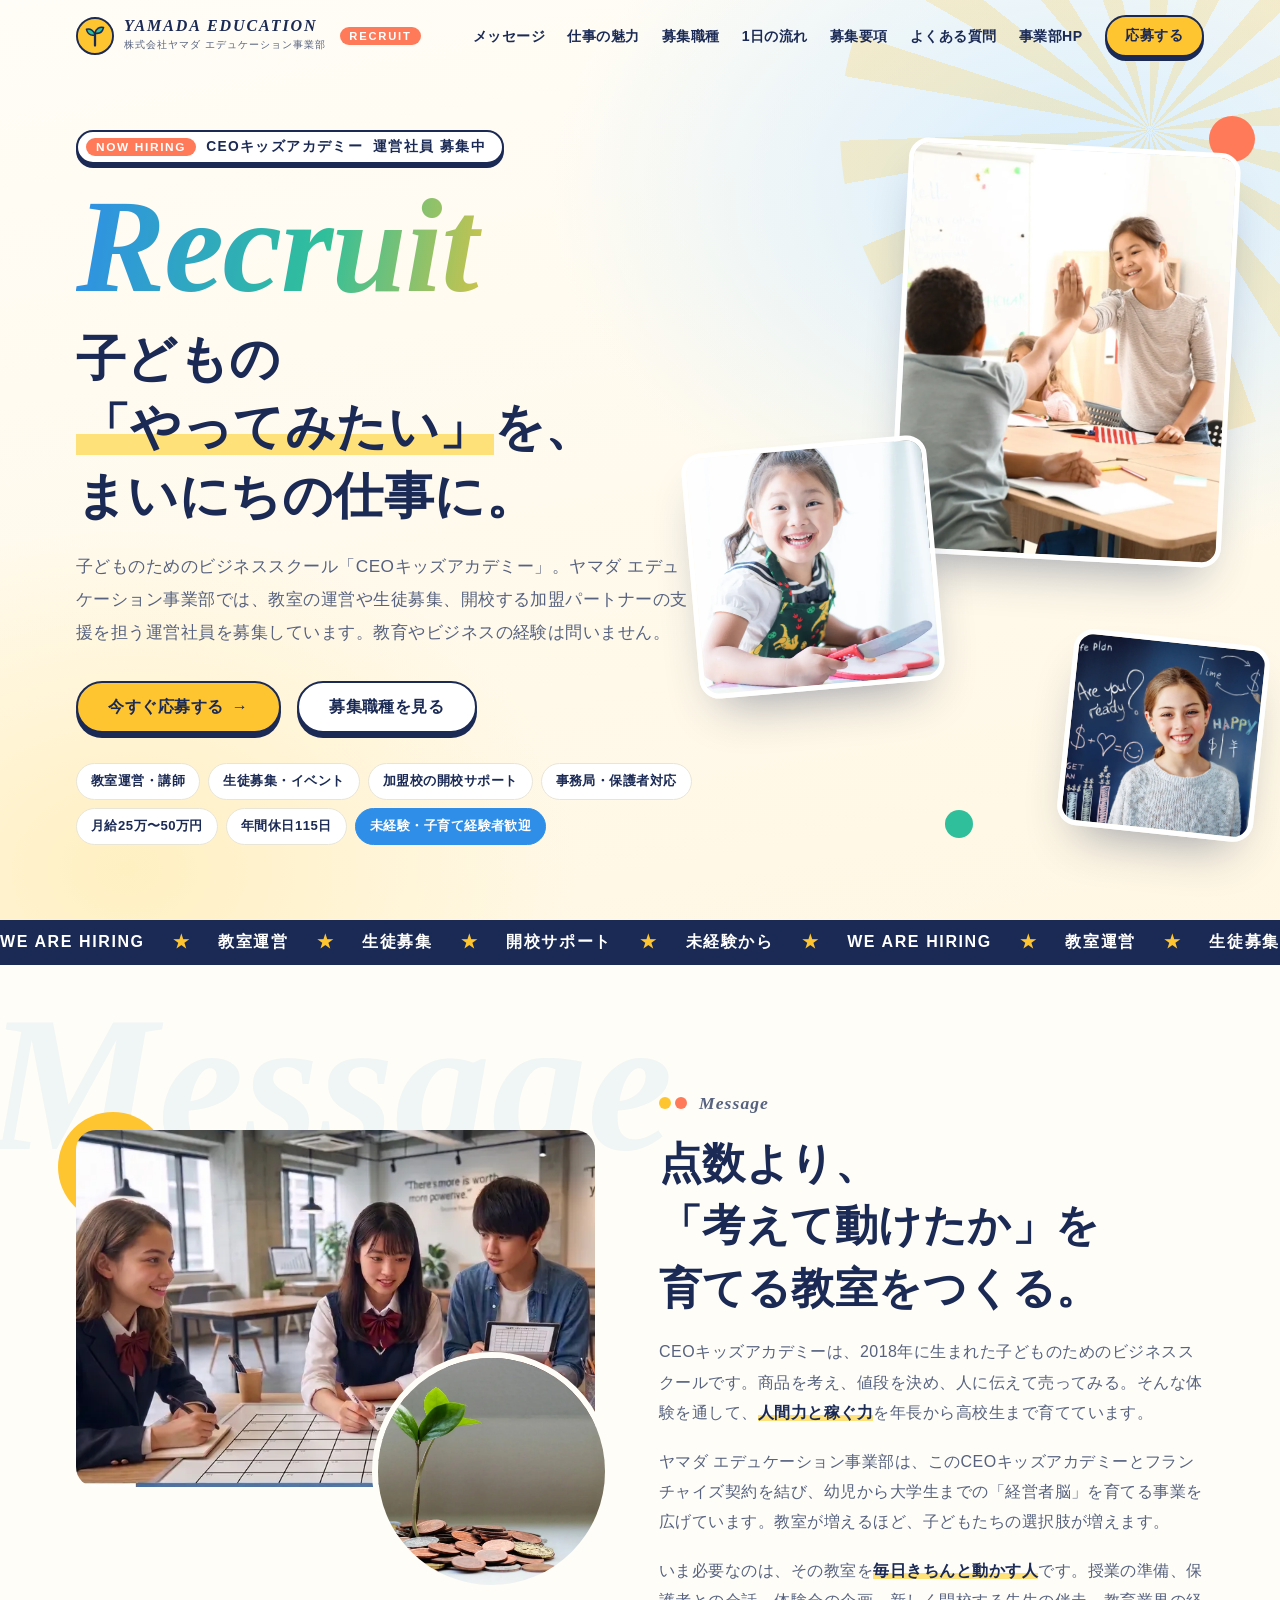
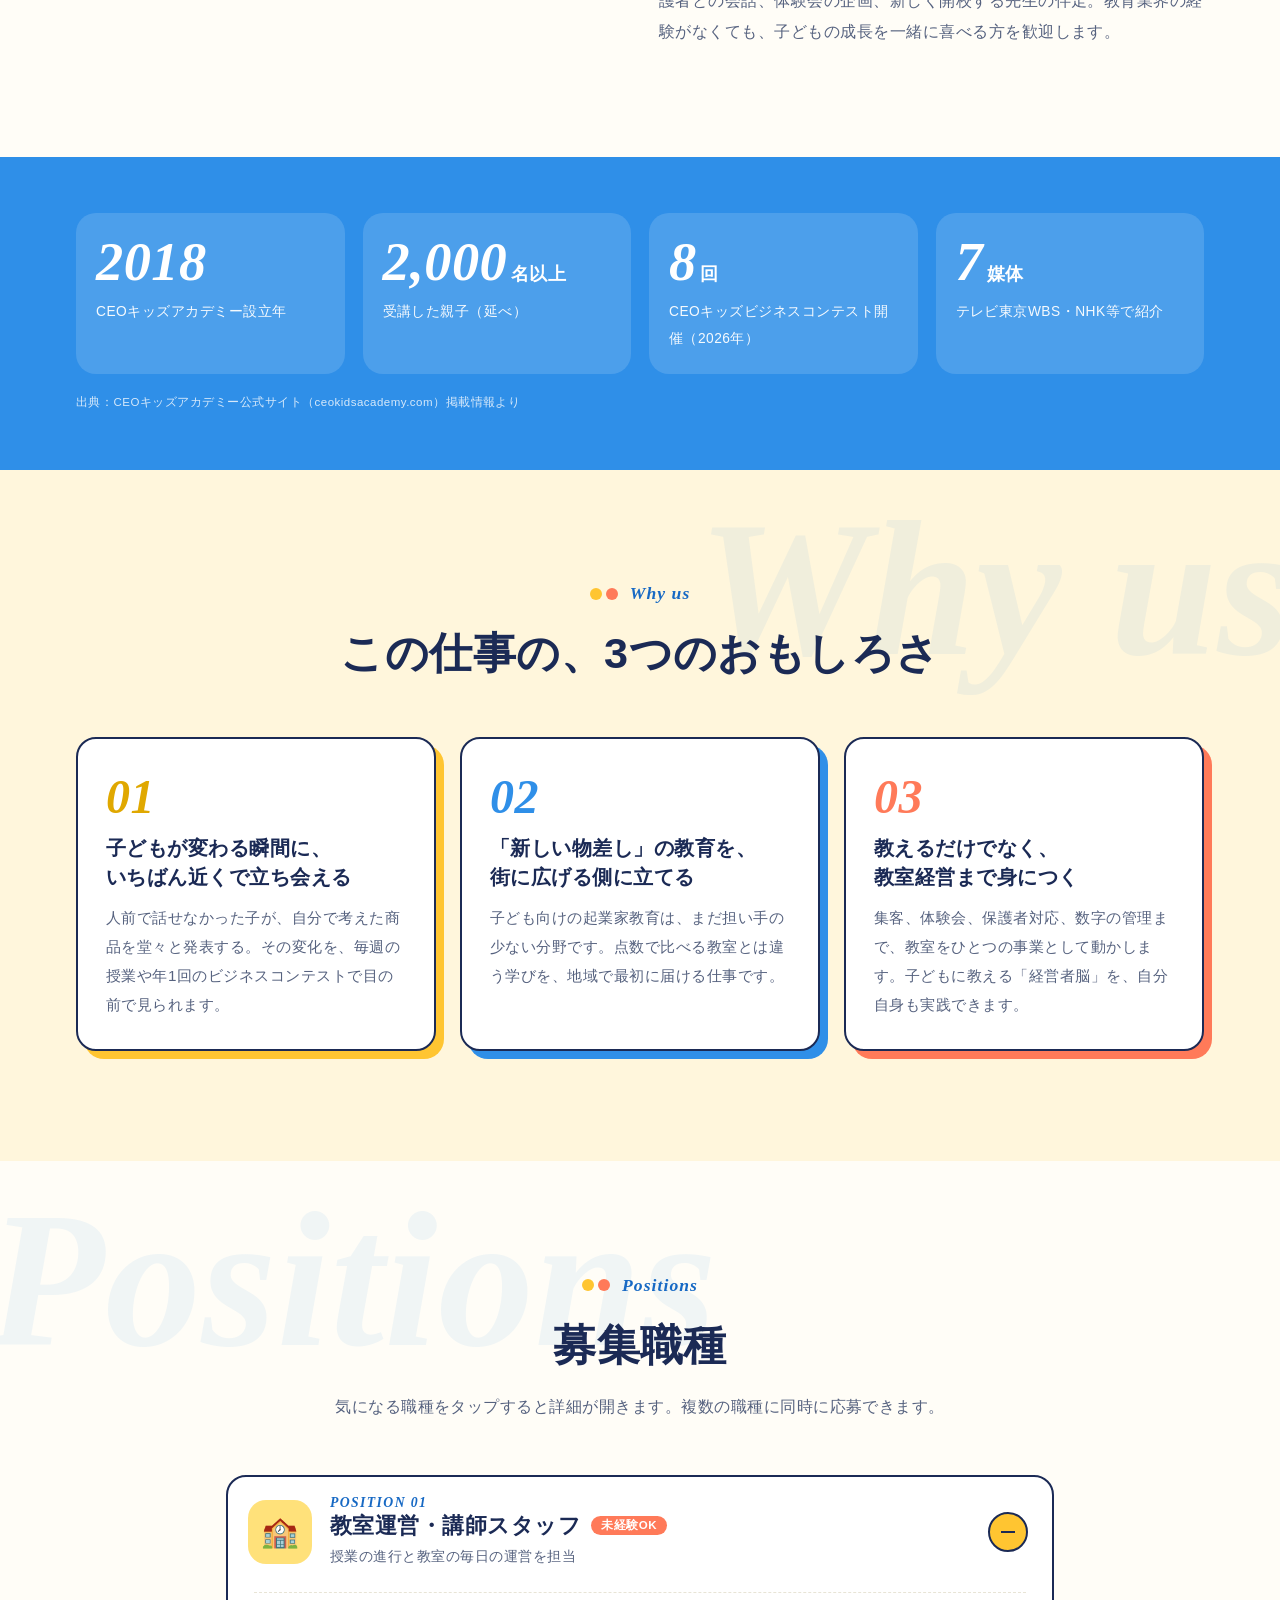
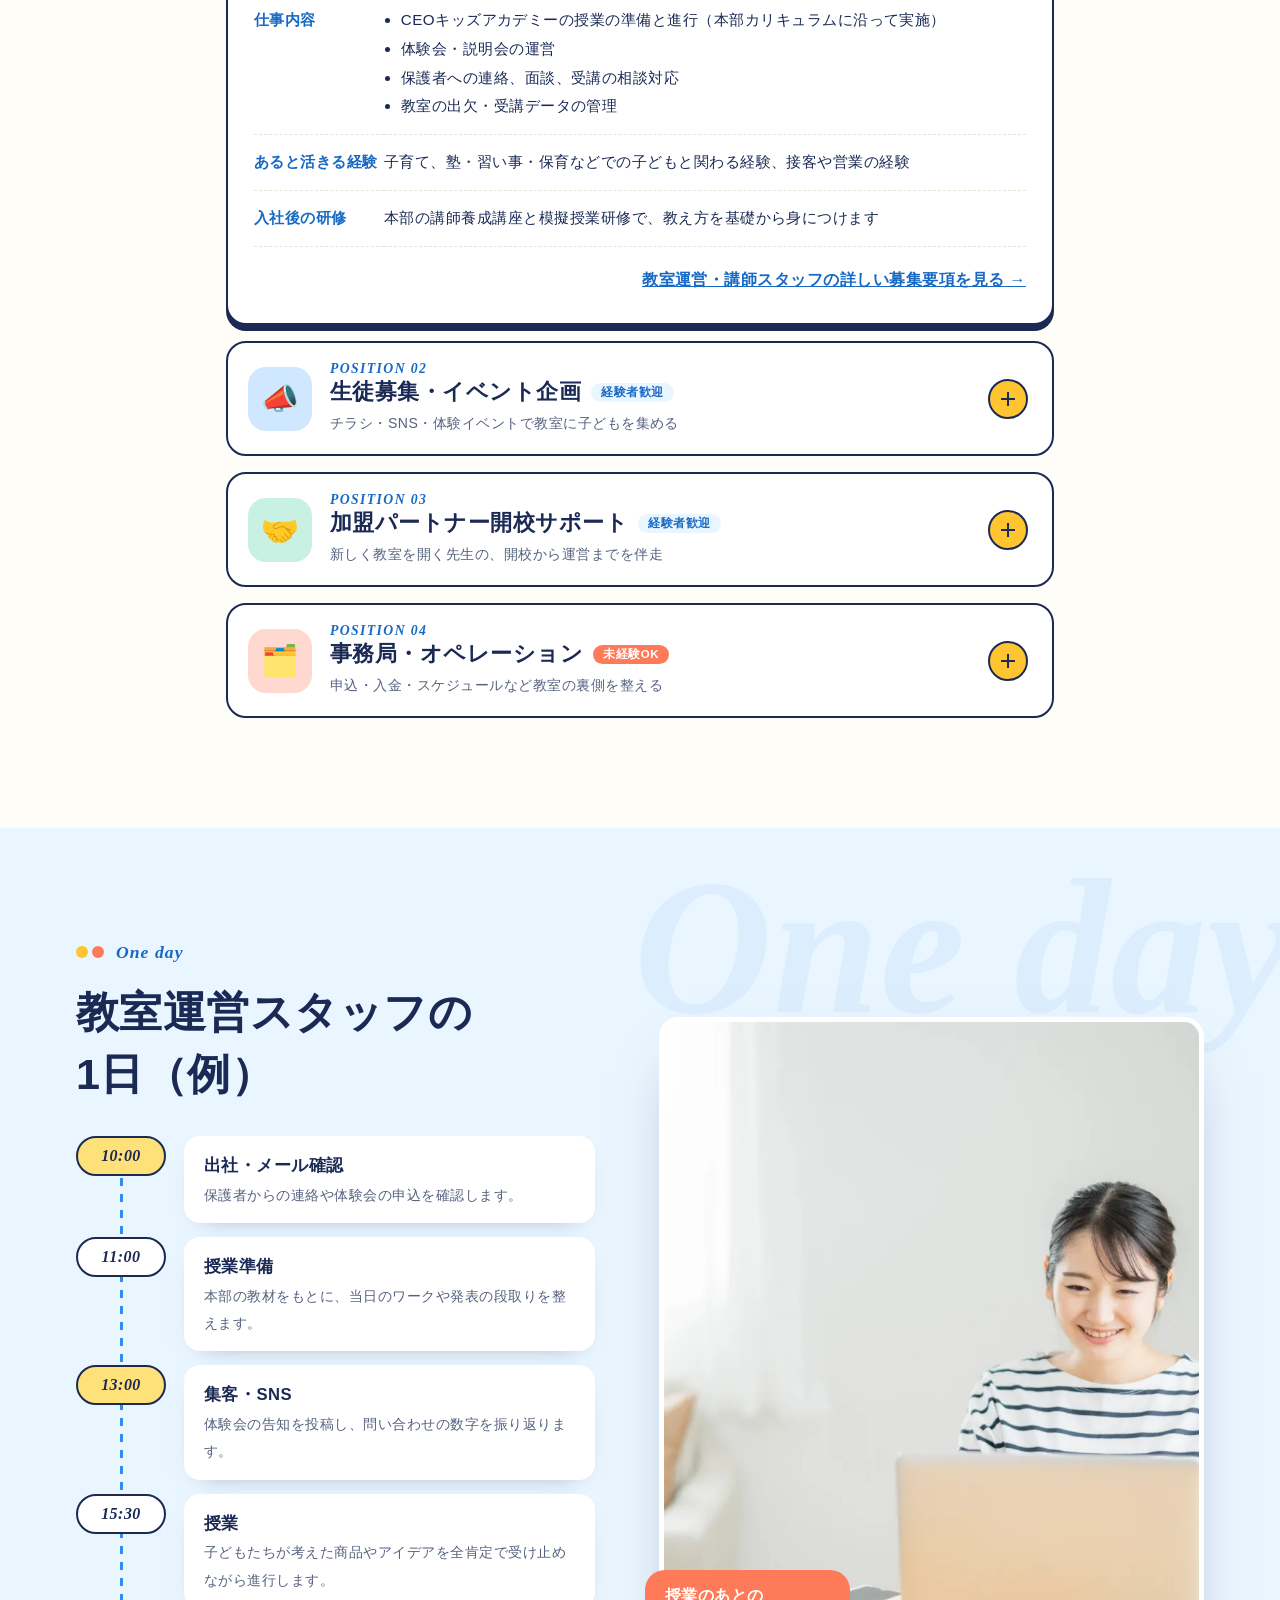
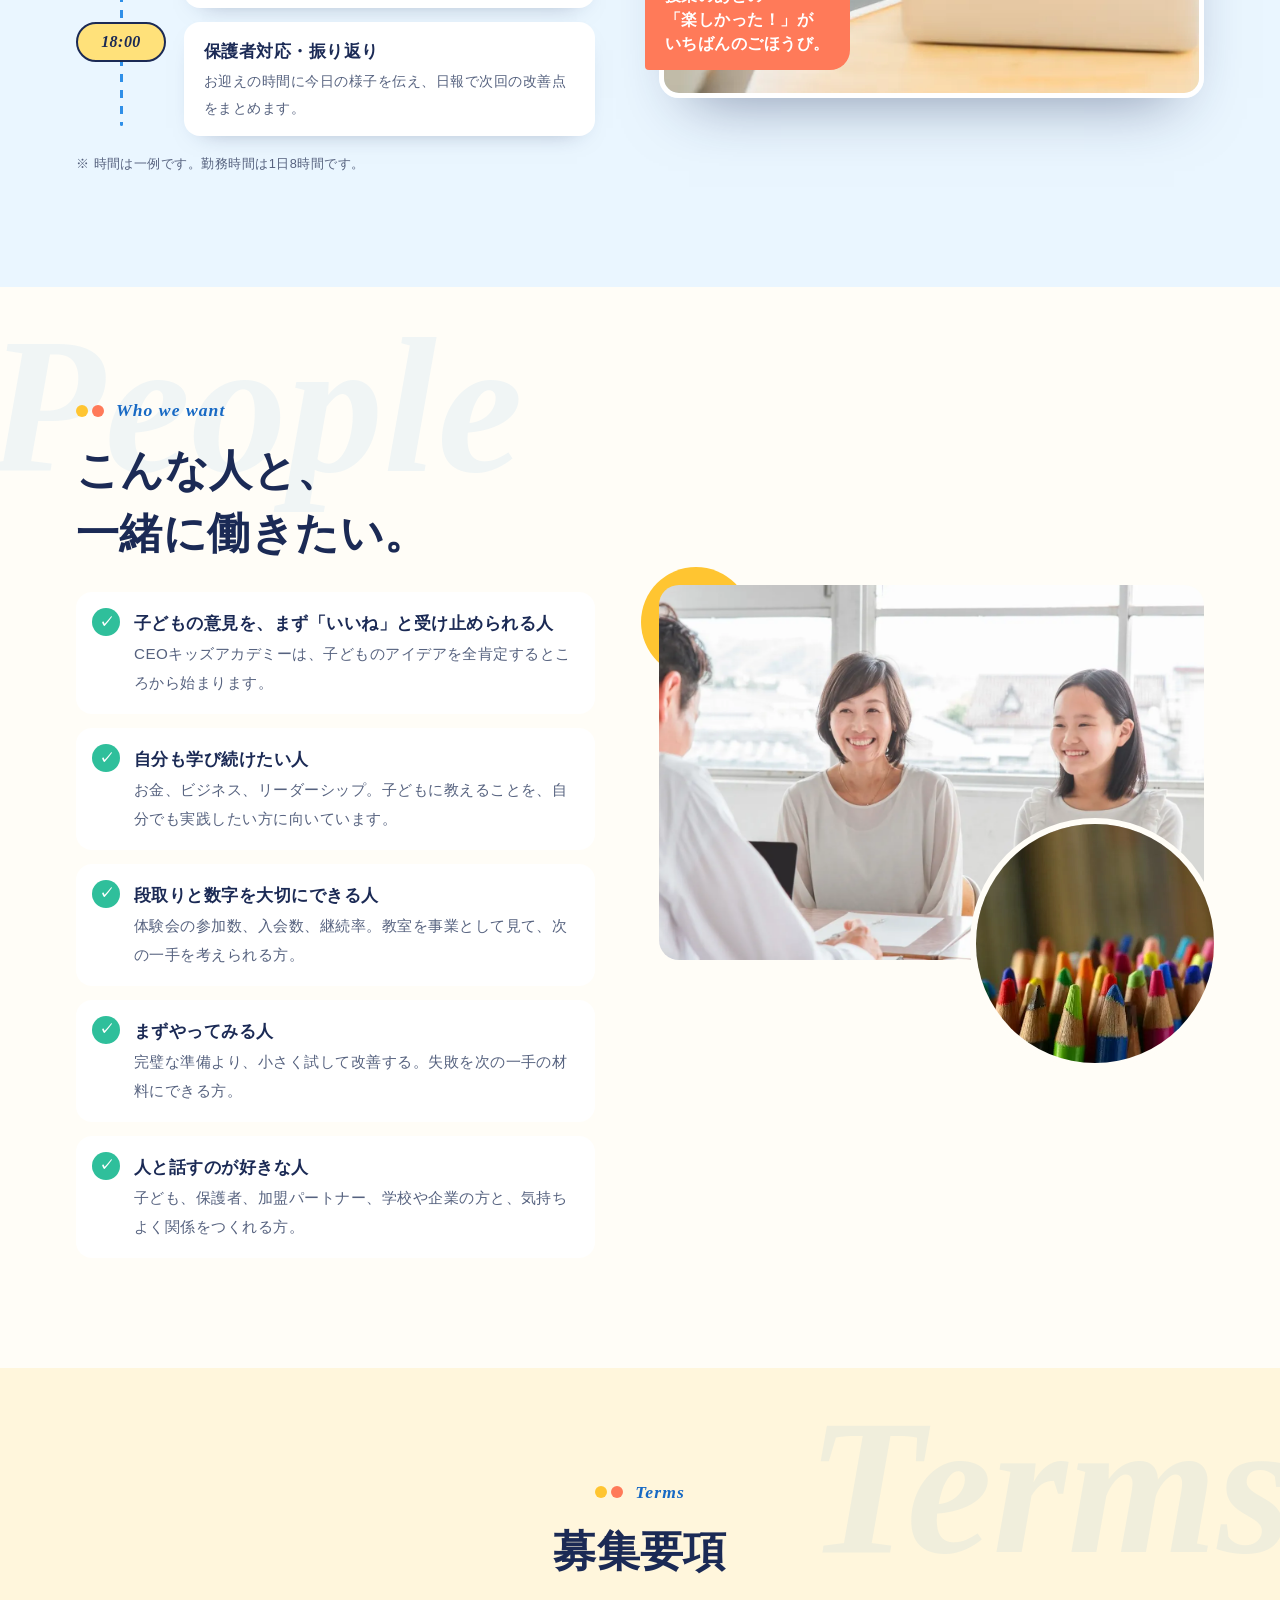
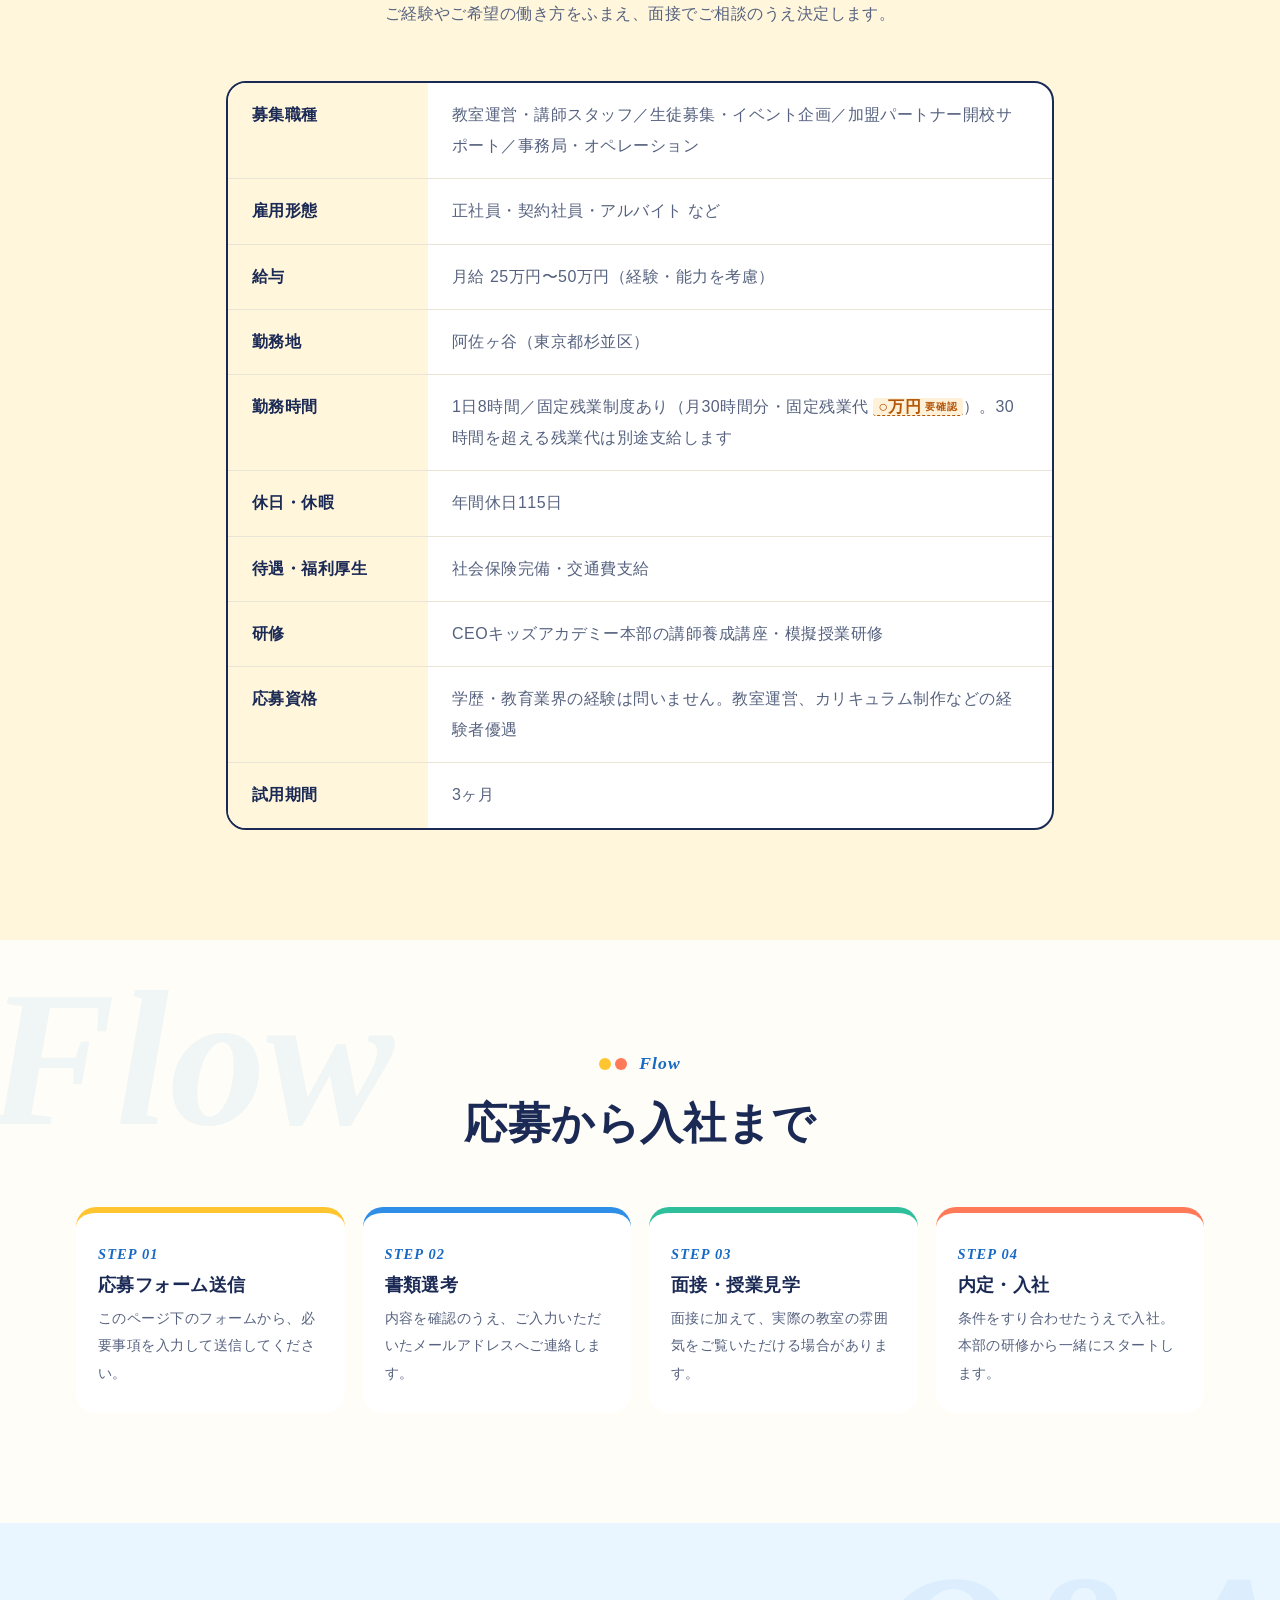
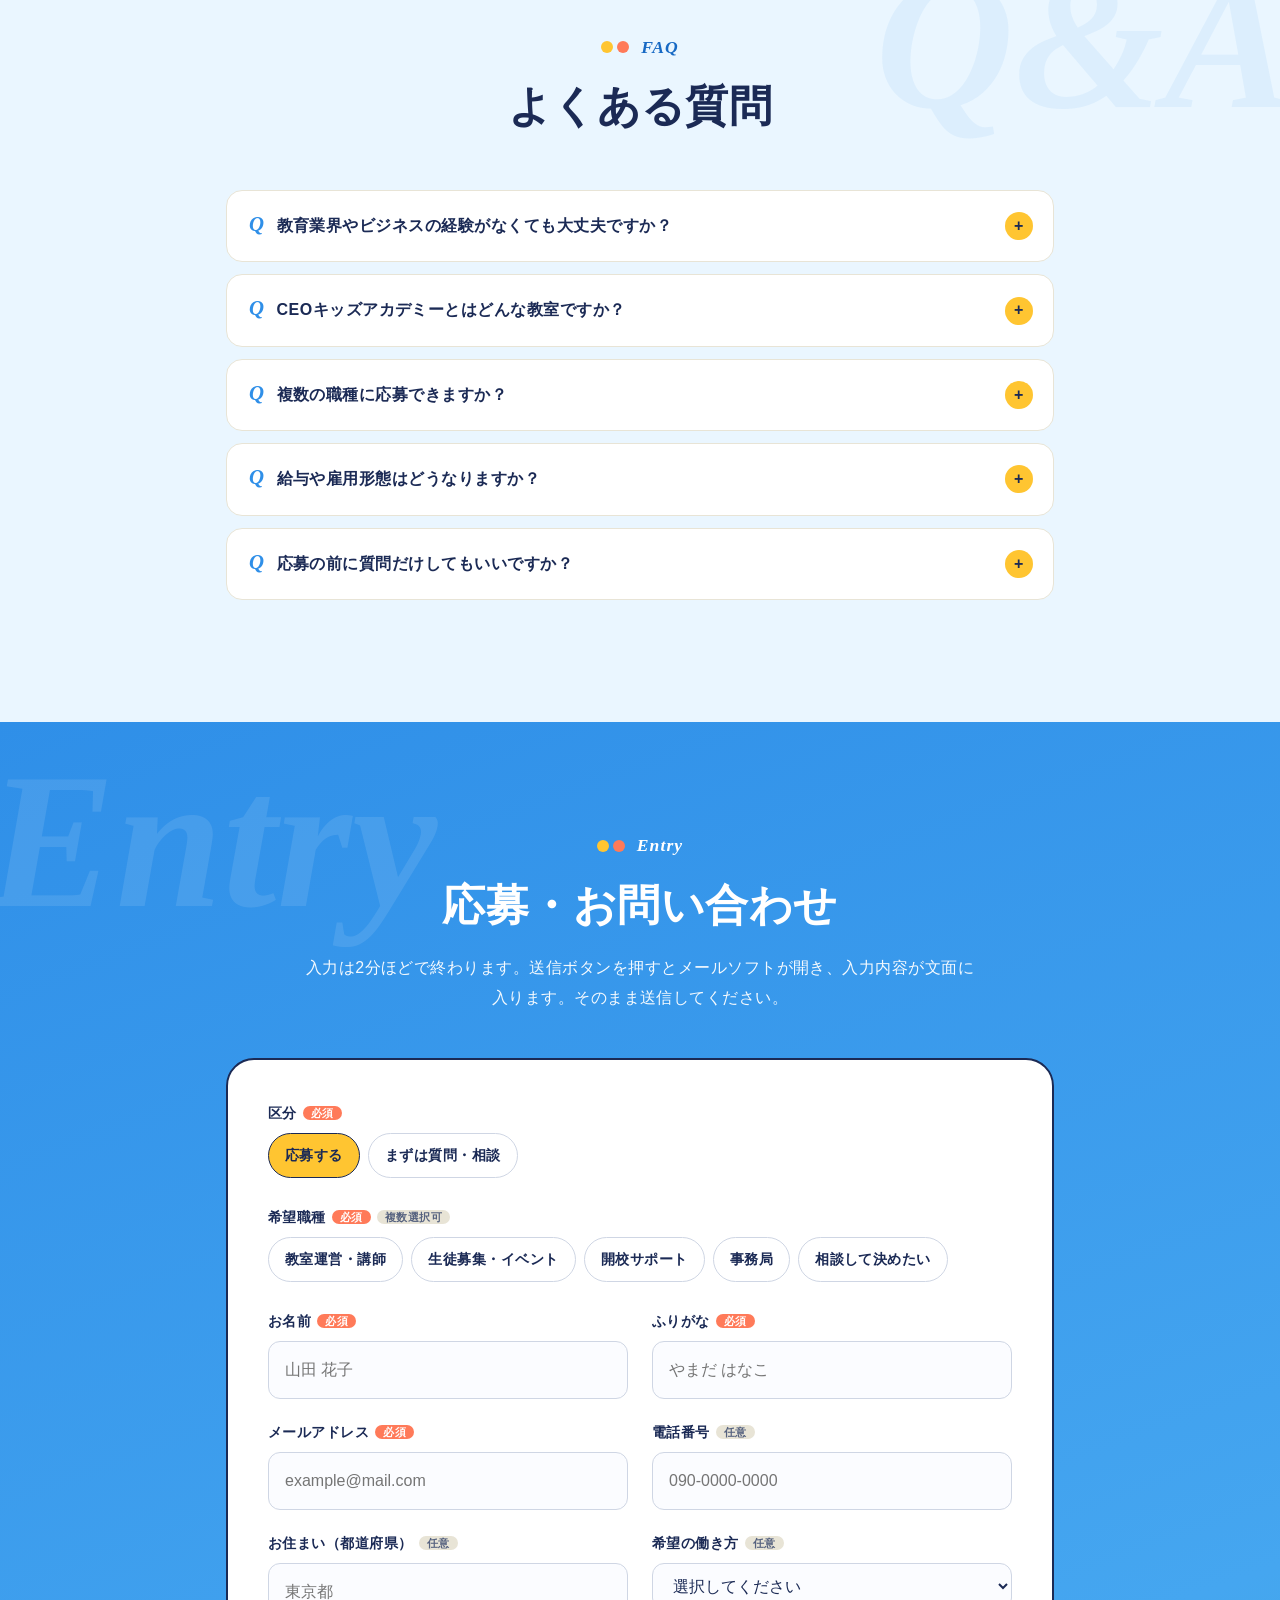
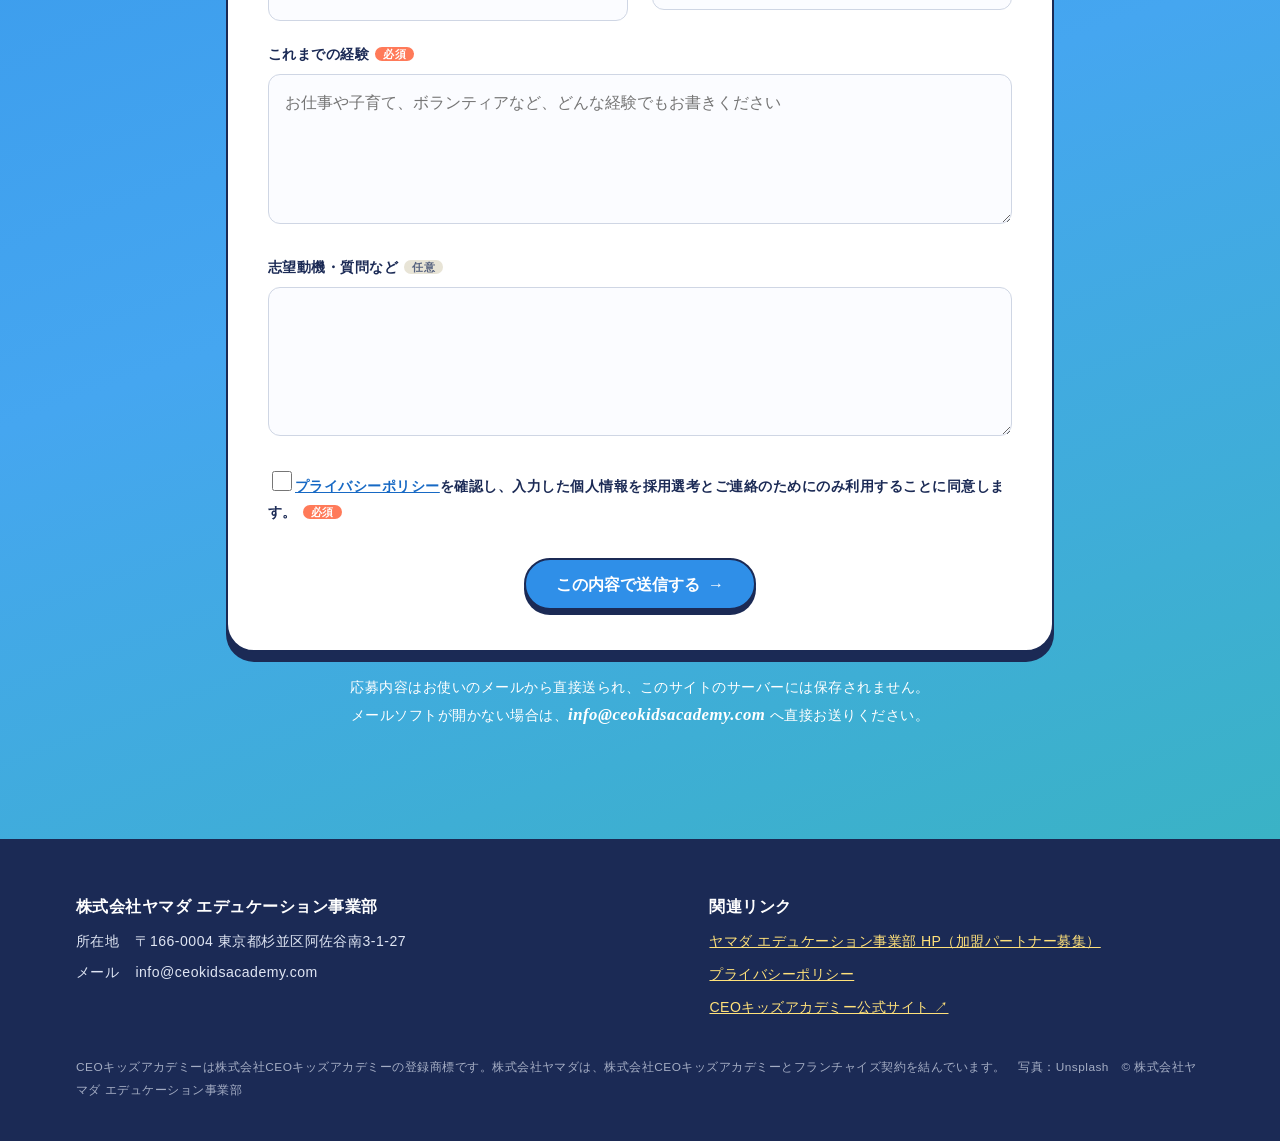
<file: recruit/index.html>
<!doctype html>
<html lang="ja">
<head>
<meta charset="utf-8">
<meta name="viewport" content="width=device-width, initial-scale=1, viewport-fit=cover">
<meta http-equiv="Content-Security-Policy" content="default-src 'self'; script-src 'self'; style-src 'self' 'unsafe-inline' https://fonts.googleapis.com; font-src https://fonts.gstatic.com; img-src 'self' data:; connect-src 'none'; object-src 'none'; base-uri 'self'; form-action 'none'; upgrade-insecure-requests">
<meta name="referrer" content="strict-origin-when-cross-origin">
<title>CEOキッズアカデミー 運営社員 採用｜ヤマダ エデュケーション事業部</title>
<meta name="description" content="子どものビジネススクール「CEOキッズアカデミー」の教室運営・講師、生徒募集、開校サポート、事務局の運営社員を募集。未経験・子育て経験者歓迎。株式会社ヤマダ エデュケーション事業部（東京都杉並区）。">
<link rel="canonical" href="https://livmakers.github.io/yamada-edu-hp/recruit/">
<meta name="theme-color" content="#2f8fe8">
<meta property="og:type" content="website">
<meta property="og:locale" content="ja_JP">
<meta property="og:site_name" content="ヤマダ エデュケーション事業部 採用">
<meta property="og:title" content="CEOキッズアカデミー 運営社員 採用｜ヤマダ エデュケーション事業部">
<meta property="og:description" content="子どものビジネススクール「CEOキッズアカデミー」の教室運営・講師、生徒募集、開校サポート、事務局の運営社員を募集。未経験・子育て経験者歓迎。株式会社ヤマダ エデュケーション事業部（東京都杉並区）。">
<meta property="og:url" content="https://livmakers.github.io/yamada-edu-hp/recruit/">
<meta property="og:image" content="https://livmakers.github.io/yamada-edu-hp/recruit/og.jpg">
<meta property="og:image:width" content="1200">
<meta property="og:image:height" content="630">
<meta name="twitter:card" content="summary_large_image">
<link rel="preconnect" href="https://fonts.googleapis.com">
<link rel="preconnect" href="https://fonts.gstatic.com" crossorigin>
<link rel="stylesheet" href="https://fonts.googleapis.com/css2?family=Bodoni+Moda:ital,opsz,wght@1,6..96,600;1,6..96,800&family=Zen+Maru+Gothic:wght@500;700;900&family=Zen+Kaku+Gothic+New:wght@400;500;700&display=swap">
<link rel="stylesheet" href="style.css">
<script type="application/ld+json">
{
 "@type": "Organization",
 "name": "株式会社ヤマダ エデュケーション事業部",
 "url": "https://livmakers.github.io/yamada-edu-hp/",
 "email": "info@ceokidsacademy.com",
 "address": {
  "@type": "PostalAddress",
  "postalCode": "166-0004",
  "addressRegion": "東京都",
  "addressLocality": "杉並区",
  "streetAddress": "阿佐谷南3-1-27",
  "addressCountry": "JP"
 },
 "@context": "https://schema.org",
 "description": "CEOキッズアカデミーとフランチャイズ契約を結び、幼児から大学生までの「経営者脳」を育てる教育事業を展開。",
 "sameAs": [
  "https://ceokidsacademy.com/"
 ]
}
</script>
<script type="application/ld+json">
{
 "@context": "https://schema.org",
 "@type": "WebPage",
 "name": "CEOキッズアカデミー 運営社員 採用サイト",
 "url": "https://livmakers.github.io/yamada-edu-hp/recruit/",
 "inLanguage": "ja",
 "dateModified": "2026-11-22",
 "about": {
  "@type": "Thing",
  "name": "CEOキッズアカデミー 運営社員の求人"
 },
 "publisher": {
  "@type": "Organization",
  "name": "株式会社ヤマダ エデュケーション事業部"
 }
}
</script>
<script type="application/ld+json">
{
 "@context": "https://schema.org",
 "@type": "ItemList",
 "name": "募集職種",
 "itemListElement": [
  {
   "@type": "ListItem",
   "position": 1,
   "name": "教室運営・講師スタッフ",
   "url": "https://livmakers.github.io/yamada-edu-hp/recruit/jobs/classroom.html"
  },
  {
   "@type": "ListItem",
   "position": 2,
   "name": "生徒募集・イベント企画",
   "url": "https://livmakers.github.io/yamada-edu-hp/recruit/jobs/marketing.html"
  },
  {
   "@type": "ListItem",
   "position": 3,
   "name": "加盟パートナー開校サポート",
   "url": "https://livmakers.github.io/yamada-edu-hp/recruit/jobs/partner.html"
  },
  {
   "@type": "ListItem",
   "position": 4,
   "name": "事務局・オペレーション",
   "url": "https://livmakers.github.io/yamada-edu-hp/recruit/jobs/office.html"
  }
 ]
}
</script>
<script type="application/ld+json">
{
 "@context": "https://schema.org",
 "@type": "FAQPage",
 "mainEntity": [
  {
   "@type": "Question",
   "name": "教育業界やビジネスの経験がなくても大丈夫ですか？",
   "acceptedAnswer": {
    "@type": "Answer",
    "text": "はい、大丈夫です。CEOキッズアカデミー本部の講師養成講座と模擬授業研修で、教え方を基礎から身につけられます。子育てや接客の経験も、そのまま活かせます。"
   }
  },
  {
   "@type": "Question",
   "name": "CEOキッズアカデミーとはどんな教室ですか？",
   "acceptedAnswer": {
    "@type": "Answer",
    "text": "2018年設立の、子どものためのビジネススクールです。年長から高校生、保護者までを対象に、お金・ビジネス・リーダーシップを実践の中で学びます。くわしくは公式サイトをご覧ください。"
   }
  },
  {
   "@type": "Question",
   "name": "複数の職種に応募できますか？",
   "acceptedAnswer": {
    "@type": "Answer",
    "text": "できます。応募フォームの「希望職種」で複数選んでください。面接で適性をふまえてご相談することもあります。"
   }
  },
  {
   "@type": "Question",
   "name": "給与や雇用形態はどうなりますか？",
   "acceptedAnswer": {
    "@type": "Answer",
    "text": "募集要項をご覧ください。ご経験・スキル・ご希望の働き方をふまえ、面接でご相談のうえ決定します。"
   }
  },
  {
   "@type": "Question",
   "name": "応募の前に質問だけしてもいいですか？",
   "acceptedAnswer": {
    "@type": "Answer",
    "text": "はい。応募フォームの「区分」で「まずは質問・相談」を選んで送信してください。"
   }
  }
 ]
}
</script>
<script type="application/ld+json">
{
 "@context": "https://schema.org",
 "@type": "BreadcrumbList",
 "itemListElement": [
  {
   "@type": "ListItem",
   "position": 1,
   "name": "ホーム",
   "item": "https://livmakers.github.io/yamada-edu-hp/"
  },
  {
   "@type": "ListItem",
   "position": 2,
   "name": "運営社員 採用",
   "item": "https://livmakers.github.io/yamada-edu-hp/recruit/"
  }
 ]
}
</script>
</head>
<body>
<a class="skip" href="#main">本文へスキップ</a>

<header class="hdr" id="hdr">
  <div class="wrap in">
    <a class="brand" href="#top" aria-label="採用サイト トップへ">
      <svg viewBox="0 0 40 40" aria-hidden="true"><circle cx="20" cy="20" r="19" fill="#ffc531" stroke="#1b2a55" stroke-width="2"/><path d="M20 30V17" stroke="#1b2a55" stroke-width="2.4" stroke-linecap="round"/><path d="M20 19c-1-5-5-7-9-6 1 4 4 7 9 6zM20 17c1-5 5-7 9-6-1 4-4 7-9 6z" fill="#2fbf9b" stroke="#1b2a55" stroke-width="1.6" stroke-linejoin="round"/></svg>
      <span><b>YAMADA EDUCATION</b><small>株式会社ヤマダ エデュケーション事業部</small></span>
      <span class="tag">RECRUIT</span>
    </a>
    <nav class="nav" aria-label="ページ内">
      <a href="#message">メッセージ</a>
      <a href="#why">仕事の魅力</a>
      <a href="#positions">募集職種</a>
      <a href="#day">1日の流れ</a>
      <a href="#terms">募集要項</a>
      <a href="#faq">よくある質問</a>
      <a href="../">事業部HP</a>
    </nav>
    <a class="btn sun sm" href="#entry">応募する</a>
  </div>
</header>

<main id="main">
<section class="hero" id="top">
  <div class="sunburst" aria-hidden="true"></div>
  <div class="wrap">
    <div class="hero-tx">
      <p class="hiring"><i>NOW HIRING</i><span class="pc-only">CEOキッズアカデミー </span>運営社員 募集中</p>
      <span class="big-en" aria-hidden="true">Recruit</span>
      <h1><span>子どもの<mark>「やってみたい」</mark>を、</span><span>まいにちの仕事に。</span></h1>
      <p class="lead">子どものためのビジネススクール「CEOキッズアカデミー」。ヤマダ エデュケーション事業部では、教室の運営や生徒募集、開校する加盟パートナーの支援を担う運営社員を募集しています。教育やビジネスの経験は問いません。</p>
      <div class="hero-cta">
        <a class="btn sun" href="#entry">今すぐ応募する <span class="arw">→</span></a>
        <a class="btn" href="#positions">募集職種を見る</a>
      </div>
      <ul class="tags" aria-label="募集している仕事">
        <li>教室運営・講師</li><li>生徒募集・イベント</li><li>加盟校の開校サポート</li><li>事務局・保護者対応</li><li>月給25万〜50万円</li><li>年間休日115日</li><li class="hot">未経験・子育て経験者歓迎</li>
      </ul>
    </div>
  </div>
  <div class="hero-ph" aria-hidden="true">
    <span class="blob b1"></span><span class="blob b2"></span><span class="blob b3"></span>
    <figure class="p1"><img src="../img/ck-classroom.webp" alt="" fetchpriority="high"></figure>
    <figure class="p2"><img src="../img/ck-smile.webp" alt=""></figure>
    <figure class="p3"><img src="../img/ck-chalk.webp" alt=""></figure>
  </div>
  <div class="marquee" aria-hidden="true"><div class="track">
    <span>WE ARE HIRING</span><span>教室運営</span><span>生徒募集</span><span>開校サポート</span><span>未経験から</span><span>WE ARE HIRING</span><span>教室運営</span><span>生徒募集</span><span>開校サポート</span><span>未経験から</span>
  </div></div>
</section>

<section class="sec" id="message"><span class="wm" aria-hidden="true">Message</span>
  <div class="wrap two">
    <div class="ph-stack rv">
      <img src="../img/ck-students.webp" alt="ボードゲームのような教材でビジネスを学ぶ学生たち" loading="lazy">
      <img src="../img/hero.webp" alt="コインの山から伸びる若芽" loading="lazy">
    </div>
    <div class="msg rv d1">
      <p class="kicker">Message</p>
      <h2>点数より、<br>「考えて動けたか」を<br>育てる教室をつくる。</h2>
      <p>CEOキッズアカデミーは、2018年に生まれた子どものためのビジネススクールです。商品を考え、値段を決め、人に伝えて売ってみる。そんな体験を通して、<strong>人間力と稼ぐ力</strong>を年長から高校生まで育てています。</p>
      <p>ヤマダ エデュケーション事業部は、このCEOキッズアカデミーとフランチャイズ契約を結び、幼児から大学生までの「経営者脳」を育てる事業を広げています。教室が増えるほど、子どもたちの選択肢が増えます。</p>
      <p>いま必要なのは、その教室を<strong>毎日きちんと動かす人</strong>です。授業の準備、保護者との会話、体験会の企画、新しく開校する先生の伴走。教育業界の経験がなくても、子どもの成長を一緒に喜べる方を歓迎します。</p>
    </div>
  </div>
</section>

<section class="facts" aria-label="CEOキッズアカデミーの実績">
  <div class="wrap grid">
    <div class="fact rv"><div class="v">2018</div><div class="k">CEOキッズアカデミー設立年</div></div>
    <div class="fact rv d1"><div class="v">2,000<small>名以上</small></div><div class="k">受講した親子（延べ）</div></div>
    <div class="fact rv d2"><div class="v">8<small>回</small></div><div class="k">CEOキッズビジネスコンテスト開催（2026年）</div></div>
    <div class="fact rv d3"><div class="v">7<small>媒体</small></div><div class="k">テレビ東京WBS・NHK等で紹介</div></div>
    <p class="src">出典：CEOキッズアカデミー公式サイト（ceokidsacademy.com）掲載情報より</p>
  </div>
</section>

<section class="sec cream" id="why"><span class="wm r" aria-hidden="true">Why us</span>
  <div class="wrap">
    <div class="head c">
      <p class="kicker">Why us</p>
      <h2>この仕事の、3つのおもしろさ</h2>
    </div>
    <div class="why">
      <article class="rv"><div class="no">01</div><h3>子どもが変わる瞬間に、<br>いちばん近くで立ち会える</h3><p>人前で話せなかった子が、自分で考えた商品を堂々と発表する。その変化を、毎週の授業や年1回のビジネスコンテストで目の前で見られます。</p></article>
      <article class="rv d1"><div class="no">02</div><h3>「新しい物差し」の教育を、<br>街に広げる側に立てる</h3><p>子ども向けの起業家教育は、まだ担い手の少ない分野です。点数で比べる教室とは違う学びを、地域で最初に届ける仕事です。</p></article>
      <article class="rv d2"><div class="no">03</div><h3>教えるだけでなく、<br>教室経営まで身につく</h3><p>集客、体験会、保護者対応、数字の管理まで、教室をひとつの事業として動かします。子どもに教える「経営者脳」を、自分自身も実践できます。</p></article>
    </div>
  </div>
</section>

<section class="sec" id="positions"><span class="wm" aria-hidden="true">Positions</span>
  <div class="wrap narrow">
    <div class="head c">
      <p class="kicker">Positions</p>
      <h2>募集職種</h2>
      <p class="sub c">気になる職種をタップすると詳細が開きます。複数の職種に同時に応募できます。</p>
    </div>
    <div class="jobs">
      <details class="job rv" open>
        <summary><span class="jic" style="--jc:#ffe17a" aria-hidden="true">🏫</span><span><span class="jno">POSITION 01</span><span class="jt">教室運営・講師スタッフ<em class="ok">未経験OK</em></span><span class="jc">授業の進行と教室の毎日の運営を担当</span></span><span class="pm" aria-hidden="true"></span></summary>
        <div class="jbody"><dl>
          <dt>仕事内容</dt><dd><ul><li>CEOキッズアカデミーの授業の準備と進行（本部カリキュラムに沿って実施）</li><li>体験会・説明会の運営</li><li>保護者への連絡、面談、受講の相談対応</li><li>教室の出欠・受講データの管理</li></ul></dd>
          <dt>あると活きる経験</dt><dd>子育て、塾・習い事・保育などでの子どもと関わる経験、接客や営業の経験</dd>
          <dt>入社後の研修</dt><dd>本部の講師養成講座と模擬授業研修で、教え方を基礎から身につけます</dd>
        </dl><p class="more"><a href="jobs/classroom.html">教室運営・講師スタッフの詳しい募集要項を見る →</a></p></div>
      </details>
      <details class="job rv">
        <summary><span class="jic" style="--jc:#cfe8ff" aria-hidden="true">📣</span><span><span class="jno">POSITION 02</span><span class="jt">生徒募集・イベント企画<em>経験者歓迎</em></span><span class="jc">チラシ・SNS・体験イベントで教室に子どもを集める</span></span><span class="pm" aria-hidden="true"></span></summary>
        <div class="jbody"><dl>
          <dt>仕事内容</dt><dd><ul><li>体験会・親子イベント・ワークショップの企画と集客</li><li>Instagram・LINEなどSNSの発信、チラシ・ポスターの制作手配</li><li>問い合わせから体験、入会までの数字の管理と改善</li><li>学校・企業・商業施設との連携イベントの調整</li></ul></dd>
          <dt>あると活きる経験</dt><dd>販促・広報・SNS運用、イベント運営、営業の経験</dd>
        </dl><p class="more"><a href="jobs/marketing.html">生徒募集・イベント企画の詳しい募集要項を見る →</a></p></div>
      </details>
      <details class="job rv">
        <summary><span class="jic" style="--jc:#c8f1e4" aria-hidden="true">🤝</span><span><span class="jno">POSITION 03</span><span class="jt">加盟パートナー開校サポート<em>経験者歓迎</em></span><span class="jc">新しく教室を開く先生の、開校から運営までを伴走</span></span><span class="pm" aria-hidden="true"></span></summary>
        <div class="jbody"><dl>
          <dt>仕事内容</dt><dd><ul><li>加盟を検討する方からの問い合わせ対応と個別のご案内</li><li>開校までの準備（研修日程・教材・集客）の進行管理</li><li>開校後の定期面談、運営の相談窓口</li><li>各教室の好事例を集めて共有する仕組みづくり</li></ul></dd>
          <dt>あると活きる経験</dt><dd>フランチャイズ本部のSV、法人営業、店舗・教室の運営管理の経験</dd>
        </dl><p class="more"><a href="jobs/partner.html">加盟パートナー開校サポートの詳しい募集要項を見る →</a></p></div>
      </details>
      <details class="job rv">
        <summary><span class="jic" style="--jc:#ffd9cf" aria-hidden="true">🗂️</span><span><span class="jno">POSITION 04</span><span class="jt">事務局・オペレーション<em class="ok">未経験OK</em></span><span class="jc">申込・入金・スケジュールなど教室の裏側を整える</span></span><span class="pm" aria-hidden="true"></span></summary>
        <div class="jbody"><dl>
          <dt>仕事内容</dt><dd><ul><li>受講申込・体験予約・入金の確認と管理</li><li>授業・研修・イベントのスケジュール調整</li><li>保護者や加盟パートナーからのメール・電話対応</li><li>手作業の多い業務を、マニュアル化・自動化していく改善</li></ul></dd>
          <dt>あると活きる経験</dt><dd>事務、受付、カスタマーサポートの経験。Excel・Googleスプレッドシートの基本操作</dd>
        </dl><p class="more"><a href="jobs/office.html">事務局・オペレーションの詳しい募集要項を見る →</a></p></div>
      </details>
    </div>
  </div>
</section>

<section class="sec skybg" id="day"><span class="wm r" aria-hidden="true">One day</span>
  <div class="wrap two rev">
    <div class="ph-one rv">
      <img src="../img/ck-staff.webp" alt="ノートパソコンで仕事をするスタッフ" loading="lazy">
      <p class="bubble">授業のあとの<br>「楽しかった！」が<br>いちばんのごほうび。</p>
    </div>
    <div class="rv d1">
      <p class="kicker">One day</p>
      <h2>教室運営スタッフの<br>1日（例）</h2>
      <ol class="day" style="margin-top:30px">
        <li><time>10:00</time><div class="box"><b>出社・メール確認</b><p>保護者からの連絡や体験会の申込を確認します。</p></div></li>
        <li><time>11:00</time><div class="box"><b>授業準備</b><p>本部の教材をもとに、当日のワークや発表の段取りを整えます。</p></div></li>
        <li><time>13:00</time><div class="box"><b>集客・SNS</b><p>体験会の告知を投稿し、問い合わせの数字を振り返ります。</p></div></li>
        <li><time>15:30</time><div class="box"><b>授業</b><p>子どもたちが考えた商品やアイデアを全肯定で受け止めながら進行します。</p></div></li>
        <li><time>18:00</time><div class="box"><b>保護者対応・振り返り</b><p>お迎えの時間に今日の様子を伝え、日報で次回の改善点をまとめます。</p></div></li>
      </ol>
      <p class="day-note">※ 時間は一例です。勤務時間は1日8時間です。</p>
    </div>
  </div>
</section>

<section class="sec" id="people"><span class="wm" aria-hidden="true">People</span>
  <div class="wrap two">
    <div class="rv">
      <p class="kicker">Who we want</p>
      <h2>こんな人と、<br>一緒に働きたい。</h2>
      <ul class="check">
        <li><b>子どもの意見を、まず「いいね」と受け止められる人</b>CEOキッズアカデミーは、子どものアイデアを全肯定するところから始まります。</li>
        <li><b>自分も学び続けたい人</b>お金、ビジネス、リーダーシップ。子どもに教えることを、自分でも実践したい方に向いています。</li>
        <li><b>段取りと数字を大切にできる人</b>体験会の参加数、入会数、継続率。教室を事業として見て、次の一手を考えられる方。</li>
        <li><b>まずやってみる人</b>完璧な準備より、小さく試して改善する。失敗を次の一手の材料にできる方。</li>
        <li><b>人と話すのが好きな人</b>子ども、保護者、加盟パートナー、学校や企業の方と、気持ちよく関係をつくれる方。</li>
      </ul>
    </div>
    <div class="ph-stack rv d1">
      <img src="../img/ck-meeting.webp" alt="保護者と子どもと笑顔で話すスタッフ" loading="lazy">
      <img src="../img/pencils.webp" alt="色とりどりの色鉛筆" loading="lazy">
    </div>
  </div>
</section>

<section class="sec cream" id="terms"><span class="wm r" aria-hidden="true">Terms</span>
  <div class="wrap narrow">
    <div class="head c">
      <p class="kicker">Terms</p>
      <h2>募集要項</h2>
      <p class="sub c">ご経験やご希望の働き方をふまえ、面接でご相談のうえ決定します。</p>
    </div>
    <dl class="terms rv">
      <dt>募集職種</dt><dd>教室運営・講師スタッフ／生徒募集・イベント企画／加盟パートナー開校サポート／事務局・オペレーション</dd>
      <dt>雇用形態</dt><dd>正社員・契約社員・アルバイト など</dd>
      <dt>給与</dt><dd>月給 25万円〜50万円（経験・能力を考慮）</dd>
      <dt>勤務地</dt><dd>阿佐ヶ谷（東京都杉並区）</dd>
      <dt>勤務時間</dt><dd>1日8時間／固定残業制度あり（月30時間分・固定残業代 <span class="ph">○万円</span>）。30時間を超える残業代は別途支給します</dd>
      <dt>休日・休暇</dt><dd>年間休日115日</dd>
      <dt>待遇・福利厚生</dt><dd>社会保険完備・交通費支給</dd>
      <dt>研修</dt><dd>CEOキッズアカデミー本部の講師養成講座・模擬授業研修</dd>
      <dt>応募資格</dt><dd>学歴・教育業界の経験は問いません。教室運営、カリキュラム制作などの経験者優遇</dd>
      <dt>試用期間</dt><dd>3ヶ月</dd>
    </dl>
  </div>
</section>

<section class="sec" id="flow"><span class="wm" aria-hidden="true">Flow</span>
  <div class="wrap">
    <div class="head c">
      <p class="kicker">Flow</p>
      <h2>応募から入社まで</h2>
    </div>
    <ol class="flow">
      <li class="rv"><span class="st">STEP 01</span><b>応募フォーム送信</b><p>このページ下のフォームから、必要事項を入力して送信してください。</p></li>
      <li class="rv d1"><span class="st">STEP 02</span><b>書類選考</b><p>内容を確認のうえ、ご入力いただいたメールアドレスへご連絡します。</p></li>
      <li class="rv d2"><span class="st">STEP 03</span><b>面接・授業見学</b><p>面接に加えて、実際の教室の雰囲気をご覧いただける場合があります。</p></li>
      <li class="rv d3"><span class="st">STEP 04</span><b>内定・入社</b><p>条件をすり合わせたうえで入社。本部の研修から一緒にスタートします。</p></li>
    </ol>
  </div>
</section>

<section class="sec skybg" id="faq"><span class="wm r" aria-hidden="true">Q&amp;A</span>
  <div class="wrap narrow">
    <div class="head c">
      <p class="kicker">FAQ</p>
      <h2>よくある質問</h2>
    </div>
    <details class="qa"><summary>教育業界やビジネスの経験がなくても大丈夫ですか？</summary><p>はい、大丈夫です。CEOキッズアカデミー本部の講師養成講座と模擬授業研修で、教え方を基礎から身につけられます。子育てや接客の経験も、そのまま活かせます。</p></details>
    <details class="qa"><summary>CEOキッズアカデミーとはどんな教室ですか？</summary><p>2018年設立の、子どものためのビジネススクールです。年長から高校生、保護者までを対象に、お金・ビジネス・リーダーシップを実践の中で学びます。くわしくは<a href="https://ceokidsacademy.com/" target="_blank" rel="noopener">公式サイト</a>をご覧ください。</p></details>
    <details class="qa"><summary>複数の職種に応募できますか？</summary><p>できます。応募フォームの「希望職種」で複数選んでください。面接で適性をふまえてご相談することもあります。</p></details>
    <details class="qa"><summary>給与や雇用形態はどうなりますか？</summary><p>募集要項をご覧ください。ご経験・スキル・ご希望の働き方をふまえ、面接でご相談のうえ決定します。</p></details>
    <details class="qa"><summary>応募の前に質問だけしてもいいですか？</summary><p>はい。応募フォームの「区分」で「まずは質問・相談」を選んで送信してください。</p></details>
  </div>
</section>

<section class="sec entry" id="entry"><span class="wm" aria-hidden="true">Entry</span>
  <div class="wrap narrow">
    <div class="c">
      <p class="kicker">Entry</p>
      <h2>応募・お問い合わせ</h2>
      <p class="sub c">入力は2分ほどで終わります。送信ボタンを押すとメールソフトが開き、入力内容が文面に入ります。そのまま送信してください。</p>
    </div>
    <form class="form" id="form" novalidate>
      <fieldset class="full">
        <legend>区分<span class="req">必須</span></legend>
        <div class="chips">
          <label class="chip"><input type="radio" name="kind" value="応募" checked><span>応募する</span></label>
          <label class="chip"><input type="radio" name="kind" value="質問・相談"><span>まずは質問・相談</span></label>
        </div>
      </fieldset>
      <fieldset class="full">
        <legend>希望職種<span class="req">必須</span><span class="opt">複数選択可</span></legend>
        <div class="chips" id="jobs-chips">
          <label class="chip"><input type="checkbox" name="job" value="教室運営・講師スタッフ"><span>教室運営・講師</span></label>
          <label class="chip"><input type="checkbox" name="job" value="生徒募集・イベント企画"><span>生徒募集・イベント</span></label>
          <label class="chip"><input type="checkbox" name="job" value="加盟パートナー開校サポート"><span>開校サポート</span></label>
          <label class="chip"><input type="checkbox" name="job" value="事務局・オペレーション"><span>事務局</span></label>
          <label class="chip"><input type="checkbox" name="job" value="相談して決めたい"><span>相談して決めたい</span></label>
        </div>
        <p class="err" id="e-job" hidden>希望職種を1つ以上お選びください。</p>
      </fieldset>
      <div><label for="f-name">お名前<span class="req">必須</span></label><input type="text" id="f-name" autocomplete="name" placeholder="山田 花子"><p class="err" id="e-name" hidden>お名前をご入力ください。</p></div>
      <div><label for="f-kana">ふりがな<span class="req">必須</span></label><input type="text" id="f-kana" placeholder="やまだ はなこ"><p class="err" id="e-kana" hidden>ふりがなをご入力ください。</p></div>
      <div><label for="f-mail">メールアドレス<span class="req">必須</span></label><input type="email" id="f-mail" autocomplete="email" placeholder="example@mail.com"><p class="err" id="e-mail" hidden>メールアドレスの形式をご確認ください。</p></div>
      <div><label for="f-tel">電話番号<span class="opt">任意</span></label><input type="tel" id="f-tel" autocomplete="tel" placeholder="090-0000-0000"></div>
      <div><label for="f-pref">お住まい（都道府県）<span class="opt">任意</span></label><input type="text" id="f-pref" placeholder="東京都"></div>
      <div><label for="f-style">希望の働き方<span class="opt">任意</span></label>
        <select id="f-style"><option value="">選択してください</option><option>正社員</option><option>契約社員</option><option>パート・アルバイト</option><option>相談して決めたい</option></select></div>
      <div class="full"><label for="f-exp">これまでの経験<span class="req">必須</span></label><textarea id="f-exp" rows="4" placeholder="お仕事や子育て、ボランティアなど、どんな経験でもお書きください"></textarea><p class="err" id="e-exp" hidden>これまでの経験をご入力ください。</p></div>
      <div class="full"><label for="f-msg">志望動機・質問など<span class="opt">任意</span></label><textarea id="f-msg" rows="4"></textarea></div>
      <label class="agree full"><input type="checkbox" id="f-agree"><span><a href="../privacy.html" target="_blank" rel="noopener">プライバシーポリシー</a>を確認し、入力した個人情報を採用選考とご連絡のためにのみ利用することに同意します。<span class="req">必須</span></span></label>
      <p class="err full" id="e-agree" hidden style="margin-top:-12px">同意が必要です。</p>
      <button class="btn sky send full" type="submit">この内容で送信する <span class="arw">→</span></button>
      <p class="form-msg" id="form-msg" hidden></p>
    </form>
    <p class="mailto c">応募内容はお使いのメールから直接送られ、このサイトのサーバーには保存されません。<br>メールソフトが開かない場合は、<b>info@ceokidsacademy.com</b> へ直接お送りください。</p>
  </div>
</section>
</main>

<footer>
  <div class="wrap">
    <div class="grid">
      <div>
        <h3>株式会社ヤマダ エデュケーション事業部</h3>
        <dl><dt>所在地</dt><dd>〒166-0004 東京都杉並区阿佐谷南3-1-27</dd><dt>メール</dt><dd>info@ceokidsacademy.com</dd></dl>
      </div>
      <div>
        <h3>関連リンク</h3>
        <ul><li><a href="../">ヤマダ エデュケーション事業部 HP（加盟パートナー募集）</a></li><li><a href="../privacy.html">プライバシーポリシー</a></li><li><a href="https://ceokidsacademy.com/" target="_blank" rel="noopener">CEOキッズアカデミー公式サイト ↗</a></li></ul>
      </div>
    </div>
    <p class="legal">CEOキッズアカデミーは株式会社CEOキッズアカデミーの登録商標です。株式会社ヤマダは、株式会社CEOキッズアカデミーとフランチャイズ契約を結んでいます。　写真：Unsplash　© 株式会社ヤマダ エデュケーション事業部</p>
  </div>
</footer>

<div class="sticky" id="sticky"><a class="btn sun" href="#entry">この仕事に応募する →</a></div>

<script src="app.js" defer></script>
</body>
</html>
</file>
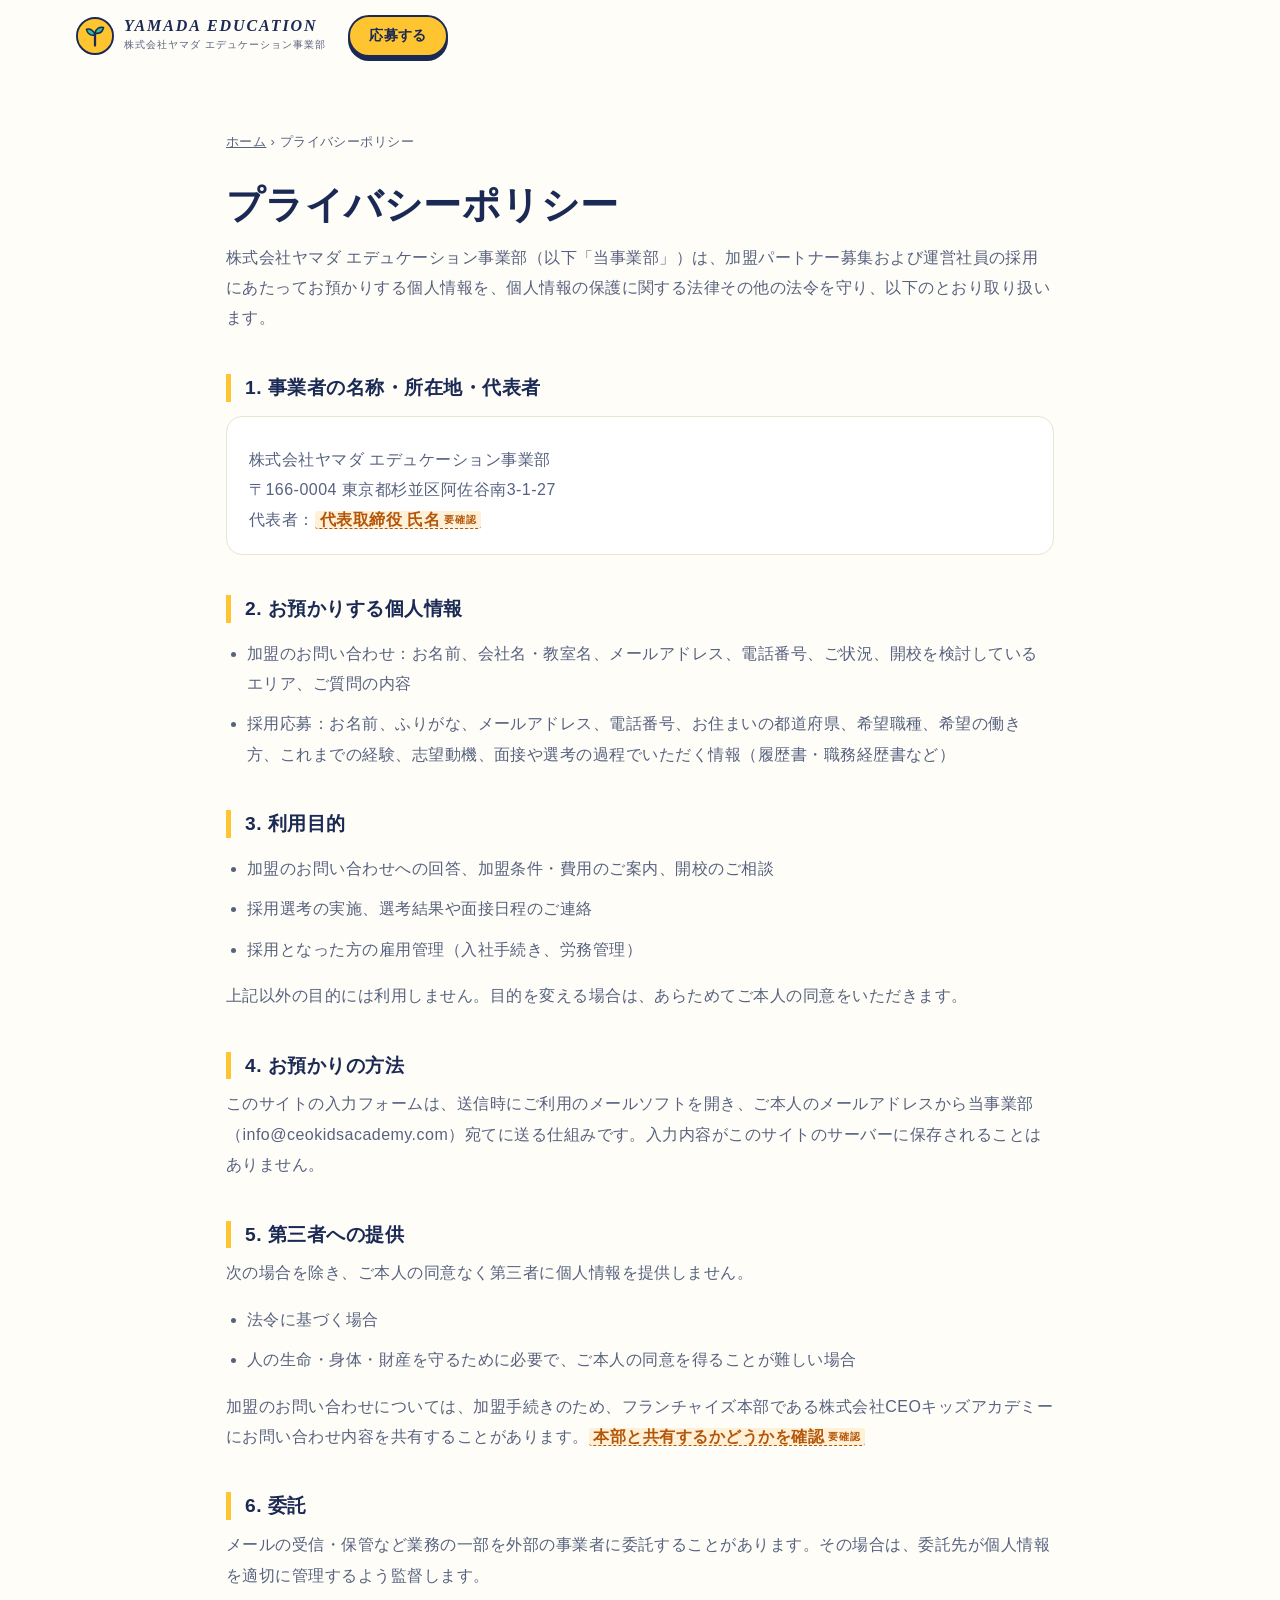
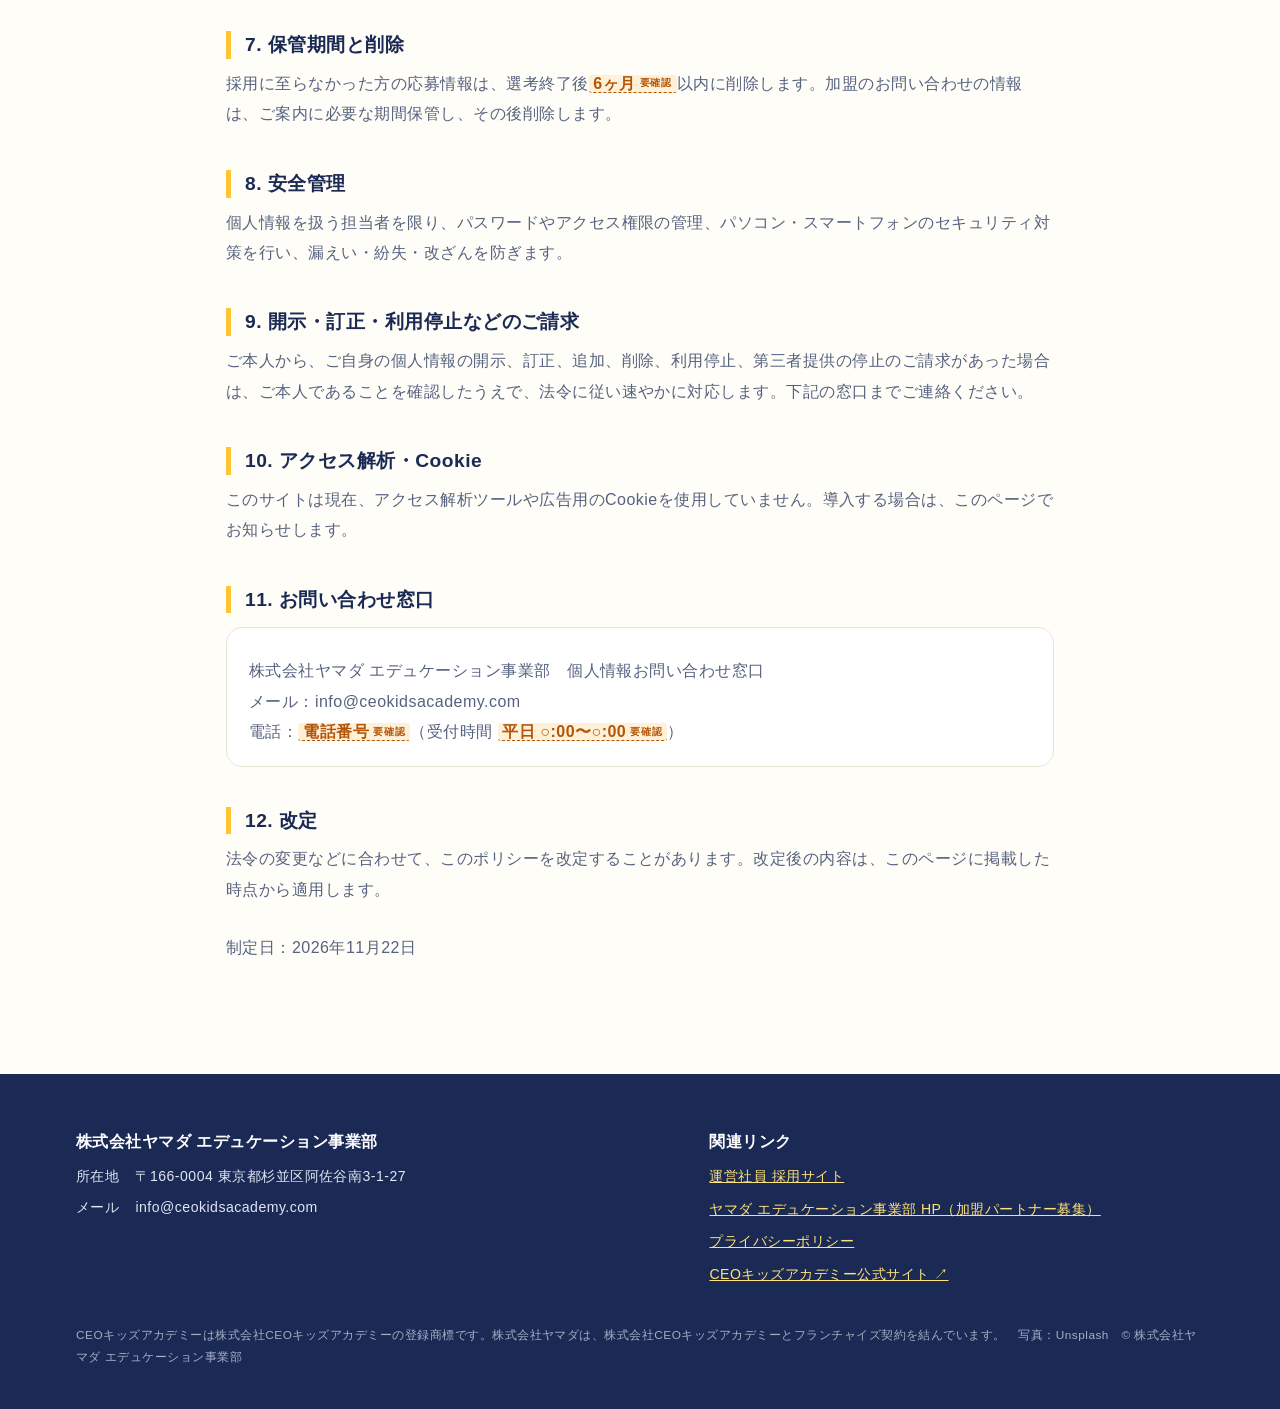
<file: privacy.html>
<!doctype html>
<html lang="ja">
<head>
<meta charset="utf-8">
<meta name="viewport" content="width=device-width, initial-scale=1, viewport-fit=cover">
<meta http-equiv="Content-Security-Policy" content="default-src 'self'; script-src 'self'; style-src 'self' 'unsafe-inline' https://fonts.googleapis.com; font-src https://fonts.gstatic.com; img-src 'self' data:; connect-src 'none'; object-src 'none'; base-uri 'self'; form-action 'none'; upgrade-insecure-requests">
<meta name="referrer" content="strict-origin-when-cross-origin">
<title>プライバシーポリシー｜ヤマダ エデュケーション事業部</title>
<meta name="description" content="株式会社ヤマダ エデュケーション事業部の個人情報の取扱い（加盟のお問い合わせ・採用応募）について。">
<link rel="canonical" href="https://livmakers.github.io/yamada-edu-hp/privacy.html">
<meta name="theme-color" content="#2f8fe8">
<meta property="og:type" content="website">
<meta property="og:locale" content="ja_JP">
<meta property="og:site_name" content="ヤマダ エデュケーション事業部 採用">
<meta property="og:title" content="プライバシーポリシー｜ヤマダ エデュケーション事業部">
<meta property="og:description" content="株式会社ヤマダ エデュケーション事業部の個人情報の取扱い（加盟のお問い合わせ・採用応募）について。">
<meta property="og:url" content="https://livmakers.github.io/yamada-edu-hp/privacy.html">
<meta property="og:image" content="https://livmakers.github.io/yamada-edu-hp/recruit/og.jpg">
<meta property="og:image:width" content="1200">
<meta property="og:image:height" content="630">
<meta name="twitter:card" content="summary_large_image">
<link rel="preconnect" href="https://fonts.googleapis.com">
<link rel="preconnect" href="https://fonts.gstatic.com" crossorigin>
<link rel="stylesheet" href="https://fonts.googleapis.com/css2?family=Bodoni+Moda:ital,opsz,wght@1,6..96,600;1,6..96,800&family=Zen+Maru+Gothic:wght@500;700;900&family=Zen+Kaku+Gothic+New:wght@400;500;700&display=swap">
<link rel="stylesheet" href="recruit/style.css">
<script type="application/ld+json">
{
 "@context": "https://schema.org",
 "@type": "BreadcrumbList",
 "itemListElement": [
  {
   "@type": "ListItem",
   "position": 1,
   "name": "ホーム",
   "item": "https://livmakers.github.io/yamada-edu-hp/"
  },
  {
   "@type": "ListItem",
   "position": 2,
   "name": "プライバシーポリシー",
   "item": "https://livmakers.github.io/yamada-edu-hp/privacy.html"
  }
 ]
}
</script>
</head>
<body>
<a class="skip" href="#main">本文へスキップ</a>
<header class="hdr sc" id="hdr">
  <div class="wrap in">
    <a class="brand" href="recruit/" aria-label="採用サイト トップへ">
      <svg viewBox="0 0 40 40" aria-hidden="true"><circle cx="20" cy="20" r="19" fill="#ffc531" stroke="#1b2a55" stroke-width="2"/><path d="M20 30V17" stroke="#1b2a55" stroke-width="2.4" stroke-linecap="round"/><path d="M20 19c-1-5-5-7-9-6 1 4 4 7 9 6zM20 17c1-5 5-7 9-6-1 4-4 7-9 6z" fill="#2fbf9b" stroke="#1b2a55" stroke-width="1.6" stroke-linejoin="round"/></svg>
      <span><b>YAMADA EDUCATION</b><small>株式会社ヤマダ エデュケーション事業部</small></span>
      
    </a>
    <a class="btn sun sm" href="recruit/#entry">応募する</a>
  </div>
</header>
<main id="main">
<section class="sec legalpage">
  <div class="wrap narrow">
    <nav class="crumb" aria-label="パンくずリスト"><a href="./">ホーム</a> › <span>プライバシーポリシー</span></nav>
    <h1>プライバシーポリシー</h1>
    <p>株式会社ヤマダ エデュケーション事業部（以下「当事業部」）は、加盟パートナー募集および運営社員の採用にあたってお預かりする個人情報を、個人情報の保護に関する法律その他の法令を守り、以下のとおり取り扱います。</p>

    <h2>1. 事業者の名称・所在地・代表者</h2>
    <div class="box">
      <p>株式会社ヤマダ エデュケーション事業部<br>〒166-0004 東京都杉並区阿佐谷南3-1-27<br>代表者：<span class="ph">代表取締役 氏名</span></p>
    </div>

    <h2>2. お預かりする個人情報</h2>
    <ul>
      <li>加盟のお問い合わせ：お名前、会社名・教室名、メールアドレス、電話番号、ご状況、開校を検討しているエリア、ご質問の内容</li>
      <li>採用応募：お名前、ふりがな、メールアドレス、電話番号、お住まいの都道府県、希望職種、希望の働き方、これまでの経験、志望動機、面接や選考の過程でいただく情報（履歴書・職務経歴書など）</li>
    </ul>

    <h2>3. 利用目的</h2>
    <ul>
      <li>加盟のお問い合わせへの回答、加盟条件・費用のご案内、開校のご相談</li>
      <li>採用選考の実施、選考結果や面接日程のご連絡</li>
      <li>採用となった方の雇用管理（入社手続き、労務管理）</li>
    </ul>
    <p>上記以外の目的には利用しません。目的を変える場合は、あらためてご本人の同意をいただきます。</p>

    <h2>4. お預かりの方法</h2>
    <p>このサイトの入力フォームは、送信時にご利用のメールソフトを開き、ご本人のメールアドレスから当事業部（info@ceokidsacademy.com）宛てに送る仕組みです。入力内容がこのサイトのサーバーに保存されることはありません。</p>

    <h2>5. 第三者への提供</h2>
    <p>次の場合を除き、ご本人の同意なく第三者に個人情報を提供しません。</p>
    <ul>
      <li>法令に基づく場合</li>
      <li>人の生命・身体・財産を守るために必要で、ご本人の同意を得ることが難しい場合</li>
    </ul>
    <p>加盟のお問い合わせについては、加盟手続きのため、フランチャイズ本部である株式会社CEOキッズアカデミーにお問い合わせ内容を共有することがあります。<span class="ph">本部と共有するかどうかを確認</span></p>

    <h2>6. 委託</h2>
    <p>メールの受信・保管など業務の一部を外部の事業者に委託することがあります。その場合は、委託先が個人情報を適切に管理するよう監督します。</p>

    <h2>7. 保管期間と削除</h2>
    <p>採用に至らなかった方の応募情報は、選考終了後<span class="ph">6ヶ月</span>以内に削除します。加盟のお問い合わせの情報は、ご案内に必要な期間保管し、その後削除します。</p>

    <h2>8. 安全管理</h2>
    <p>個人情報を扱う担当者を限り、パスワードやアクセス権限の管理、パソコン・スマートフォンのセキュリティ対策を行い、漏えい・紛失・改ざんを防ぎます。</p>

    <h2>9. 開示・訂正・利用停止などのご請求</h2>
    <p>ご本人から、ご自身の個人情報の開示、訂正、追加、削除、利用停止、第三者提供の停止のご請求があった場合は、ご本人であることを確認したうえで、法令に従い速やかに対応します。下記の窓口までご連絡ください。</p>

    <h2>10. アクセス解析・Cookie</h2>
    <p>このサイトは現在、アクセス解析ツールや広告用のCookieを使用していません。導入する場合は、このページでお知らせします。</p>

    <h2>11. お問い合わせ窓口</h2>
    <div class="box">
      <p>株式会社ヤマダ エデュケーション事業部　個人情報お問い合わせ窓口<br>メール：info@ceokidsacademy.com<br>電話：<span class="ph">電話番号</span>（受付時間 <span class="ph">平日 ○:00〜○:00</span>）</p>
    </div>

    <h2>12. 改定</h2>
    <p>法令の変更などに合わせて、このポリシーを改定することがあります。改定後の内容は、このページに掲載した時点から適用します。</p>
    <p style="margin-top:28px">制定日：2026年11月22日</p>
  </div>
</section>
</main>
<footer>
  <div class="wrap">
    <div class="grid">
      <div>
        <h3>株式会社ヤマダ エデュケーション事業部</h3>
        <dl><dt>所在地</dt><dd>〒166-0004 東京都杉並区阿佐谷南3-1-27</dd><dt>メール</dt><dd>info@ceokidsacademy.com</dd></dl>
      </div>
      <div>
        <h3>関連リンク</h3>
        <ul><li><a href="./recruit/">運営社員 採用サイト</a></li><li><a href="./">ヤマダ エデュケーション事業部 HP（加盟パートナー募集）</a></li><li><a href="./privacy.html">プライバシーポリシー</a></li><li><a href="https://ceokidsacademy.com/" target="_blank" rel="noopener">CEOキッズアカデミー公式サイト ↗</a></li></ul>
      </div>
    </div>
    <p class="legal">CEOキッズアカデミーは株式会社CEOキッズアカデミーの登録商標です。株式会社ヤマダは、株式会社CEOキッズアカデミーとフランチャイズ契約を結んでいます。　写真：Unsplash　© 株式会社ヤマダ エデュケーション事業部</p>
  </div>
</footer>
<script src="recruit/app.js" defer></script>
</body>
</html>
</file>
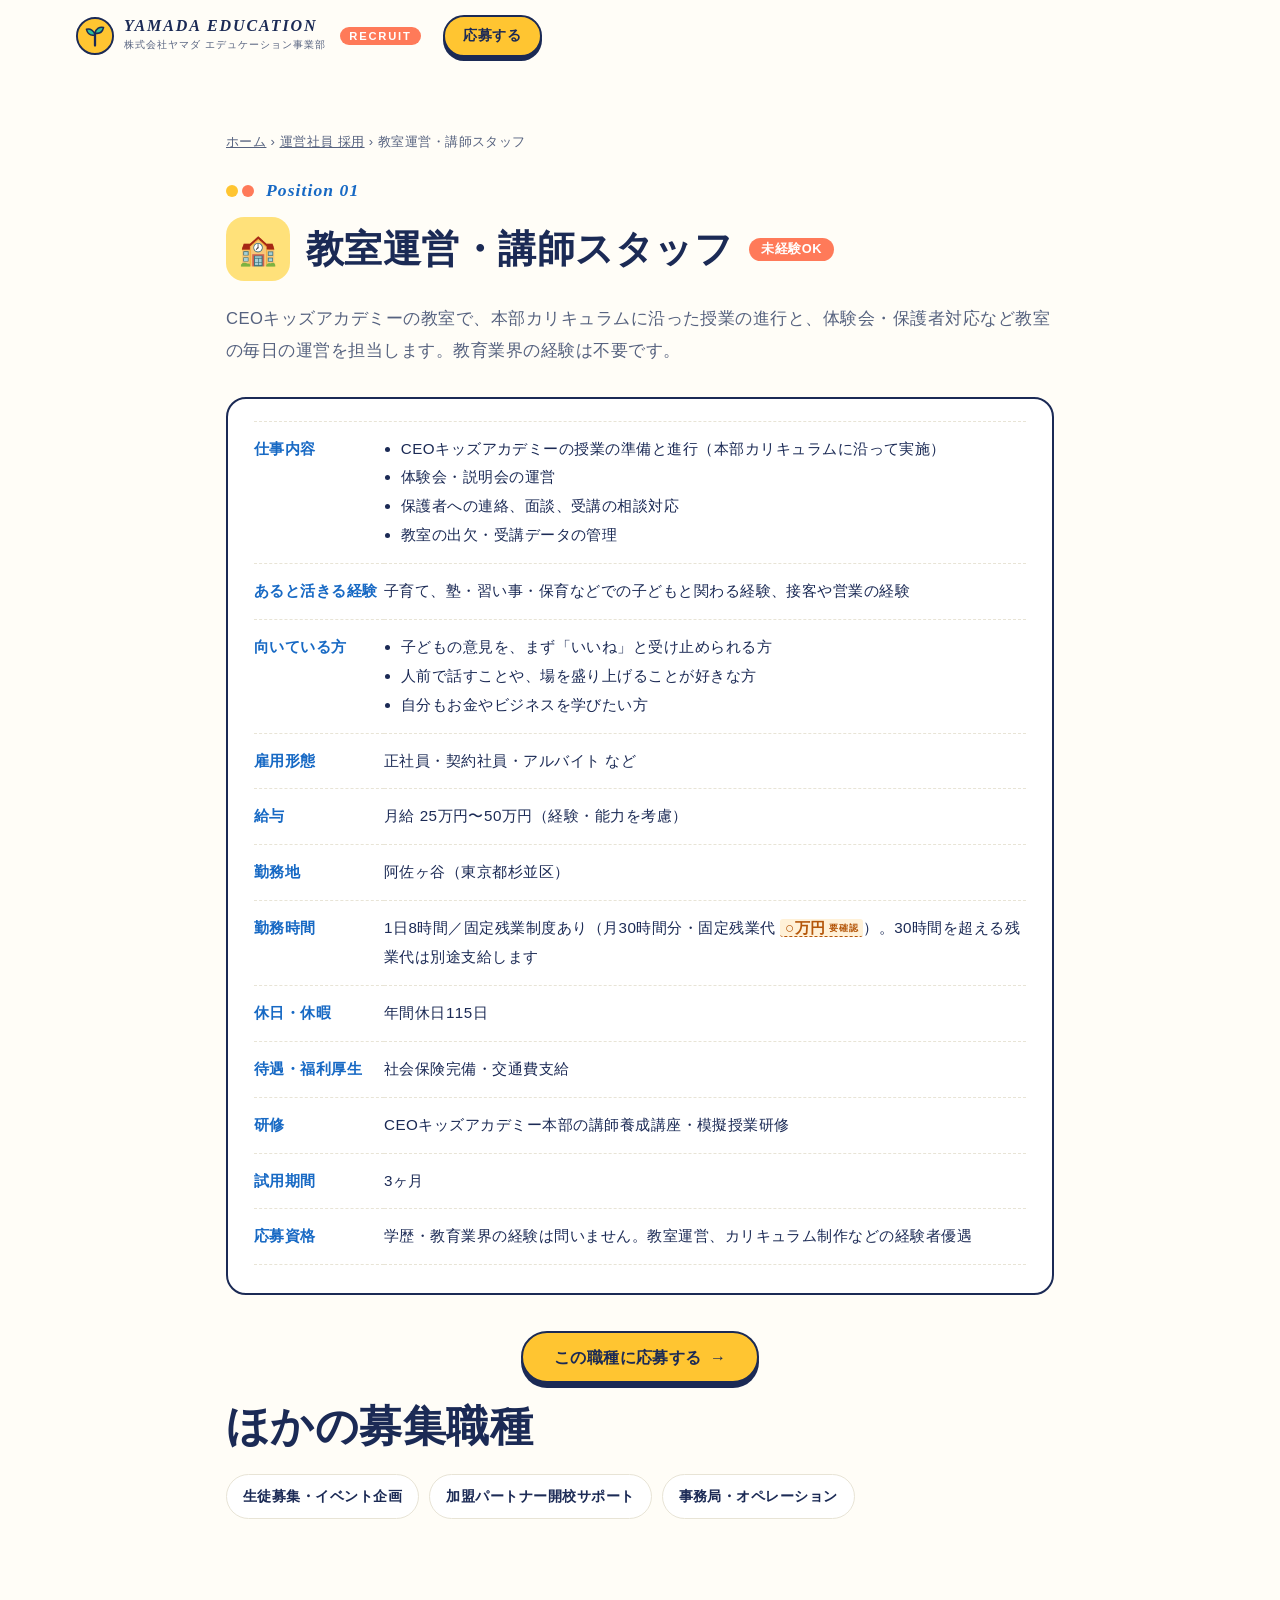
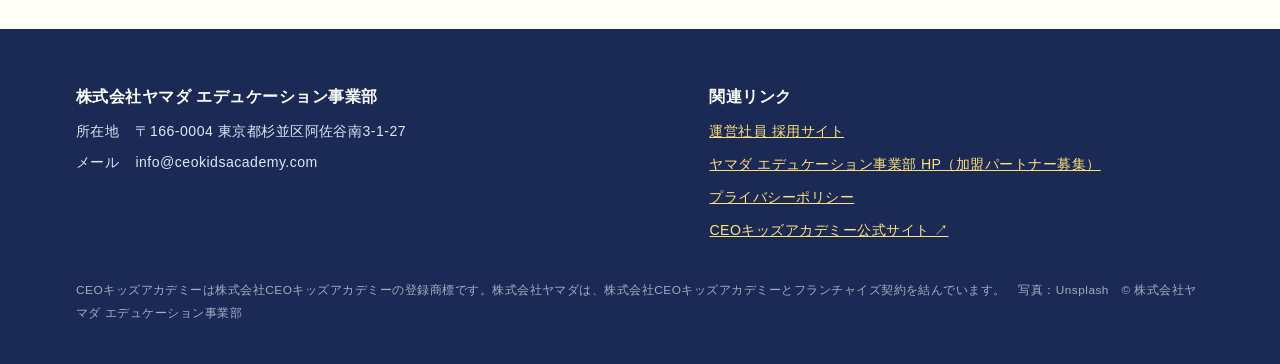
<file: recruit/jobs/classroom.html>
<!doctype html>
<html lang="ja">
<head>
<meta charset="utf-8">
<meta name="viewport" content="width=device-width, initial-scale=1, viewport-fit=cover">
<meta http-equiv="Content-Security-Policy" content="default-src 'self'; script-src 'self'; style-src 'self' 'unsafe-inline' https://fonts.googleapis.com; font-src https://fonts.gstatic.com; img-src 'self' data:; connect-src 'none'; object-src 'none'; base-uri 'self'; form-action 'none'; upgrade-insecure-requests">
<meta name="referrer" content="strict-origin-when-cross-origin">
<title>教室運営・講師スタッフの求人｜CEOキッズアカデミー 運営社員</title>
<meta name="description" content="CEOキッズアカデミーの教室で、本部カリキュラムに沿った授業の進行と、体験会・保護者対応など教室の毎日の運営を担当します。教育業界の経験は不要です。">
<link rel="canonical" href="https://livmakers.github.io/yamada-edu-hp/recruit/jobs/classroom.html">
<meta name="theme-color" content="#2f8fe8">
<meta property="og:type" content="website">
<meta property="og:locale" content="ja_JP">
<meta property="og:site_name" content="ヤマダ エデュケーション事業部 採用">
<meta property="og:title" content="教室運営・講師スタッフの求人｜CEOキッズアカデミー 運営社員">
<meta property="og:description" content="CEOキッズアカデミーの教室で、本部カリキュラムに沿った授業の進行と、体験会・保護者対応など教室の毎日の運営を担当します。教育業界の経験は不要です。">
<meta property="og:url" content="https://livmakers.github.io/yamada-edu-hp/recruit/jobs/classroom.html">
<meta property="og:image" content="https://livmakers.github.io/yamada-edu-hp/recruit/og.jpg">
<meta property="og:image:width" content="1200">
<meta property="og:image:height" content="630">
<meta name="twitter:card" content="summary_large_image">
<link rel="preconnect" href="https://fonts.googleapis.com">
<link rel="preconnect" href="https://fonts.gstatic.com" crossorigin>
<link rel="stylesheet" href="https://fonts.googleapis.com/css2?family=Bodoni+Moda:ital,opsz,wght@1,6..96,600;1,6..96,800&family=Zen+Maru+Gothic:wght@500;700;900&family=Zen+Kaku+Gothic+New:wght@400;500;700&display=swap">
<link rel="stylesheet" href="../style.css">
<script type="application/ld+json">
{
 "@context": "https://schema.org",
 "@type": "JobPosting",
 "title": "教室運営・講師スタッフ（CEOキッズアカデミー 運営社員）",
 "description": "<p>CEOキッズアカデミーの教室で、本部カリキュラムに沿った授業の進行と、体験会・保護者対応など教室の毎日の運営を担当します。教育業界の経験は不要です。</p><p><strong>仕事内容</strong></p><ul><li>CEOキッズアカデミーの授業の準備と進行（本部カリキュラムに沿って実施）</li><li>体験会・説明会の運営</li><li>保護者への連絡、面談、受講の相談対応</li><li>教室の出欠・受講データの管理</li></ul><p><strong>あると活きる経験</strong></p><p>子育て、塾・習い事・保育などでの子どもと関わる経験、接客や営業の経験</p><p><strong>研修</strong></p><p>CEOキッズアカデミー本部の講師養成講座・模擬授業研修</p>",
 "datePosted": "2026-11-22",
 "hiringOrganization": {
  "@type": "Organization",
  "name": "株式会社ヤマダ エデュケーション事業部",
  "sameAs": "https://livmakers.github.io/yamada-edu-hp/"
 },
 "jobLocation": {
  "@type": "Place",
  "address": {
   "@type": "PostalAddress",
   "postalCode": "166-0004",
   "addressRegion": "東京都",
   "addressLocality": "杉並区",
   "streetAddress": "阿佐谷南3-1-27",
   "addressCountry": "JP"
  }
 },
 "industry": "教育",
 "occupationalCategory": "教室運営・講師スタッフ",
 "experienceRequirements": {
  "@type": "OccupationalExperienceRequirements",
  "monthsOfExperience": 0
 },
 "directApply": false,
 "employmentType": [
  "FULL_TIME",
  "TEMPORARY",
  "PART_TIME"
 ],
 "baseSalary": {
  "@type": "MonetaryAmount",
  "currency": "JPY",
  "value": {
   "@type": "QuantitativeValue",
   "minValue": 250000,
   "maxValue": 500000,
   "unitText": "MONTH"
  }
 },
 "qualifications": "学歴・教育業界の経験は問いません。教室運営、カリキュラム制作などの経験者優遇。",
 "url": "https://livmakers.github.io/yamada-edu-hp/recruit/jobs/classroom.html"
}
</script>
<script type="application/ld+json">
{
 "@context": "https://schema.org",
 "@type": "BreadcrumbList",
 "itemListElement": [
  {
   "@type": "ListItem",
   "position": 1,
   "name": "ホーム",
   "item": "https://livmakers.github.io/yamada-edu-hp/"
  },
  {
   "@type": "ListItem",
   "position": 2,
   "name": "運営社員 採用",
   "item": "https://livmakers.github.io/yamada-edu-hp/recruit/"
  },
  {
   "@type": "ListItem",
   "position": 3,
   "name": "教室運営・講師スタッフ",
   "item": "https://livmakers.github.io/yamada-edu-hp/recruit/jobs/classroom.html"
  }
 ]
}
</script>
</head>
<body>
<a class="skip" href="#main">本文へスキップ</a>
<header class="hdr sc" id="hdr">
  <div class="wrap in">
    <a class="brand" href="../" aria-label="採用サイト トップへ">
      <svg viewBox="0 0 40 40" aria-hidden="true"><circle cx="20" cy="20" r="19" fill="#ffc531" stroke="#1b2a55" stroke-width="2"/><path d="M20 30V17" stroke="#1b2a55" stroke-width="2.4" stroke-linecap="round"/><path d="M20 19c-1-5-5-7-9-6 1 4 4 7 9 6zM20 17c1-5 5-7 9-6-1 4-4 7-9 6z" fill="#2fbf9b" stroke="#1b2a55" stroke-width="1.6" stroke-linejoin="round"/></svg>
      <span><b>YAMADA EDUCATION</b><small>株式会社ヤマダ エデュケーション事業部</small></span>
      <span class="tag">RECRUIT</span>
    </a>
    <a class="btn sun sm" href="../#entry">応募する</a>
  </div>
</header>
<main id="main">
<section class="sec jobpage">
  <div class="wrap narrow">
    <nav class="crumb" aria-label="パンくずリスト"><a href="../../">ホーム</a> › <a href="../">運営社員 採用</a> › <span>教室運営・講師スタッフ</span></nav>
    <p class="kicker">Position 01</p>
    <h1 class="jh1"><span class="jic" style="--jc:#ffe17a" aria-hidden="true">🏫</span>教室運営・講師スタッフ<em class="jbadge ok">未経験OK</em></h1>
    <p class="jlead">CEOキッズアカデミーの教室で、本部カリキュラムに沿った授業の進行と、体験会・保護者対応など教室の毎日の運営を担当します。教育業界の経験は不要です。</p>
    <div class="job"><div class="jbody" style="padding-top:22px"><dl>
      <dt>仕事内容</dt><dd><ul><li>CEOキッズアカデミーの授業の準備と進行（本部カリキュラムに沿って実施）</li><li>体験会・説明会の運営</li><li>保護者への連絡、面談、受講の相談対応</li><li>教室の出欠・受講データの管理</li></ul></dd>
      <dt>あると活きる経験</dt><dd>子育て、塾・習い事・保育などでの子どもと関わる経験、接客や営業の経験</dd>
      <dt>向いている方</dt><dd><ul><li>子どもの意見を、まず「いいね」と受け止められる方</li><li>人前で話すことや、場を盛り上げることが好きな方</li><li>自分もお金やビジネスを学びたい方</li></ul></dd>
      <dt>雇用形態</dt><dd>正社員・契約社員・アルバイト など</dd><dt>給与</dt><dd>月給 25万円〜50万円（経験・能力を考慮）</dd><dt>勤務地</dt><dd>阿佐ヶ谷（東京都杉並区）</dd><dt>勤務時間</dt><dd>1日8時間／固定残業制度あり（月30時間分・固定残業代 <span class="ph">○万円</span>）。30時間を超える残業代は別途支給します</dd><dt>休日・休暇</dt><dd>年間休日115日</dd><dt>待遇・福利厚生</dt><dd>社会保険完備・交通費支給</dd><dt>研修</dt><dd>CEOキッズアカデミー本部の講師養成講座・模擬授業研修</dd><dt>試用期間</dt><dd>3ヶ月</dd>
      <dt>応募資格</dt><dd>学歴・教育業界の経験は問いません。教室運営、カリキュラム制作などの経験者優遇</dd>
    </dl></div></div>
    <p class="jcta"><a class="btn sun" href="../?job=classroom#entry">この職種に応募する <span class="arw">→</span></a></p>
    <h2 class="jother">ほかの募集職種</h2>
    <ul class="jlinks"><li><a href="marketing.html">生徒募集・イベント企画</a></li><li><a href="partner.html">加盟パートナー開校サポート</a></li><li><a href="office.html">事務局・オペレーション</a></li></ul>
  </div>
</section>
</main>
<footer>
  <div class="wrap">
    <div class="grid">
      <div>
        <h3>株式会社ヤマダ エデュケーション事業部</h3>
        <dl><dt>所在地</dt><dd>〒166-0004 東京都杉並区阿佐谷南3-1-27</dd><dt>メール</dt><dd>info@ceokidsacademy.com</dd></dl>
      </div>
      <div>
        <h3>関連リンク</h3>
        <ul><li><a href="../../recruit/">運営社員 採用サイト</a></li><li><a href="../../">ヤマダ エデュケーション事業部 HP（加盟パートナー募集）</a></li><li><a href="../../privacy.html">プライバシーポリシー</a></li><li><a href="https://ceokidsacademy.com/" target="_blank" rel="noopener">CEOキッズアカデミー公式サイト ↗</a></li></ul>
      </div>
    </div>
    <p class="legal">CEOキッズアカデミーは株式会社CEOキッズアカデミーの登録商標です。株式会社ヤマダは、株式会社CEOキッズアカデミーとフランチャイズ契約を結んでいます。　写真：Unsplash　© 株式会社ヤマダ エデュケーション事業部</p>
  </div>
</footer>
<script src="../app.js" defer></script>
</body>
</html>
</file>
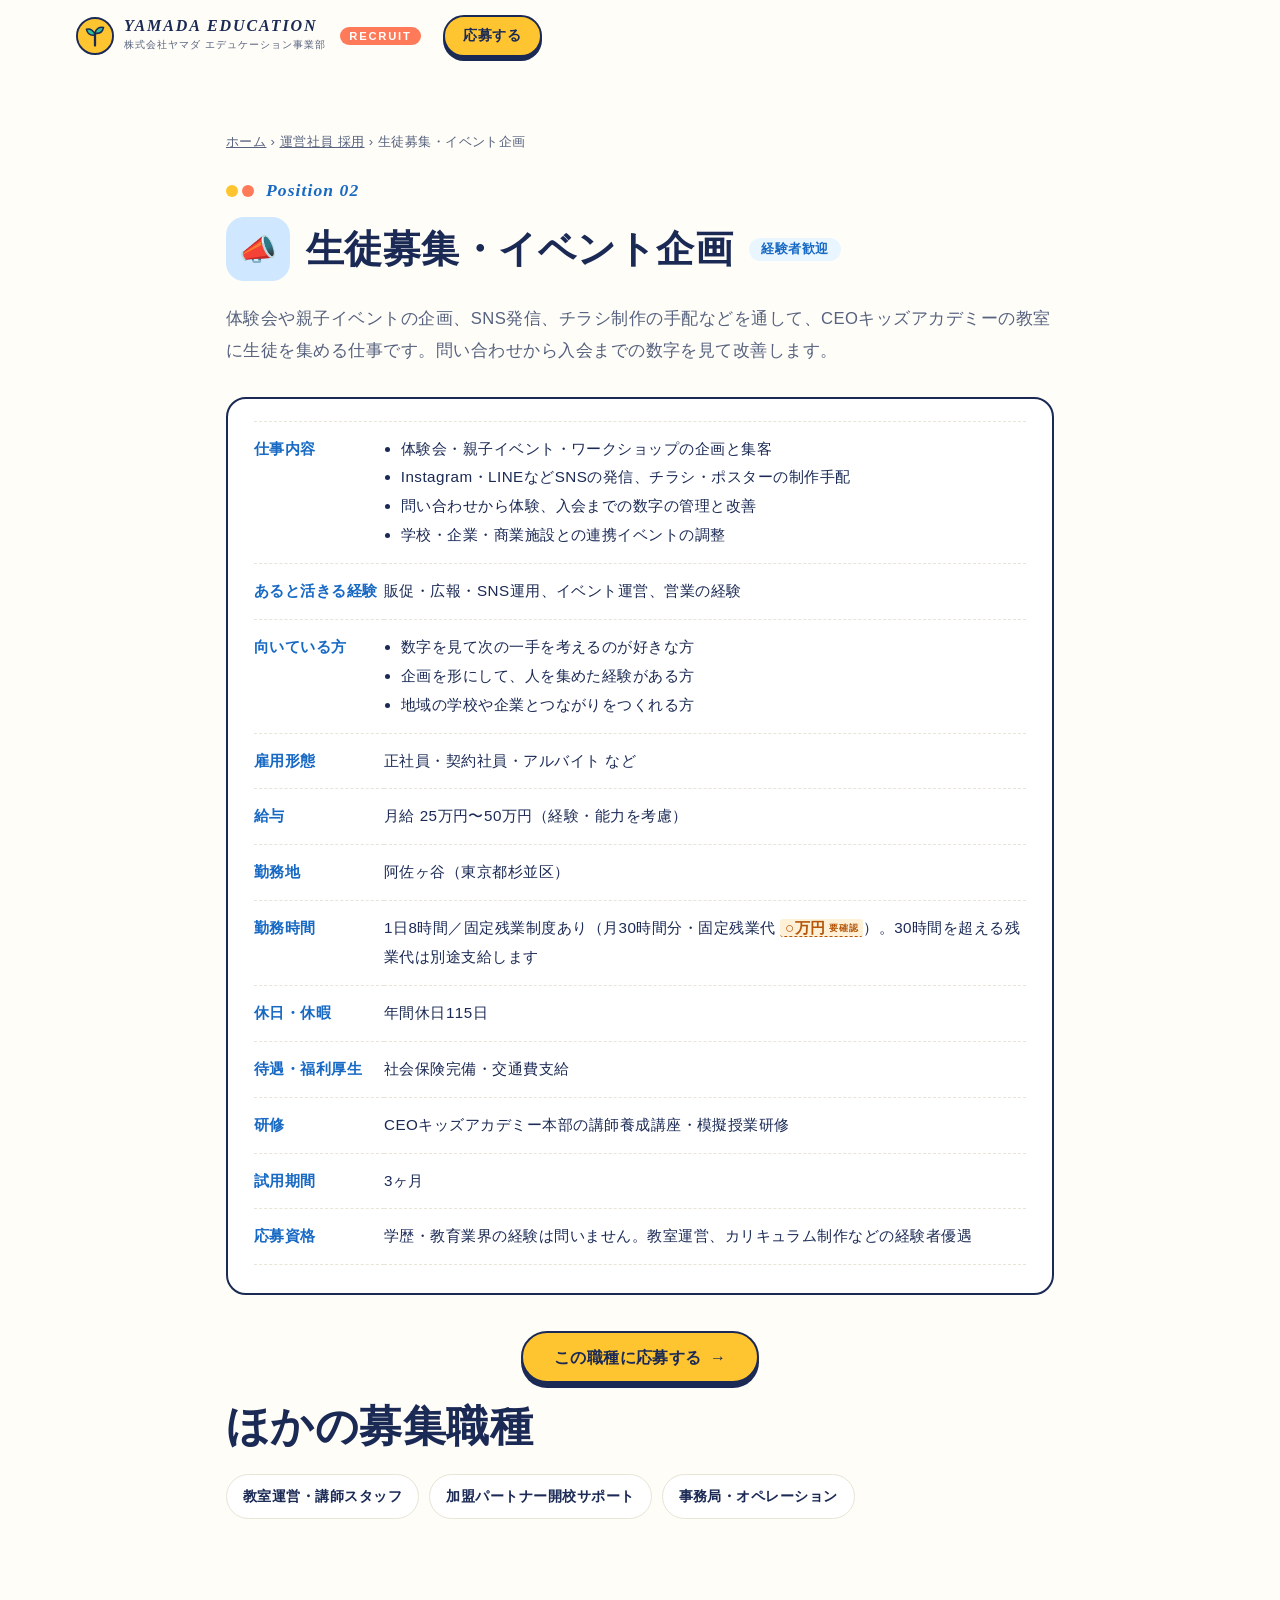
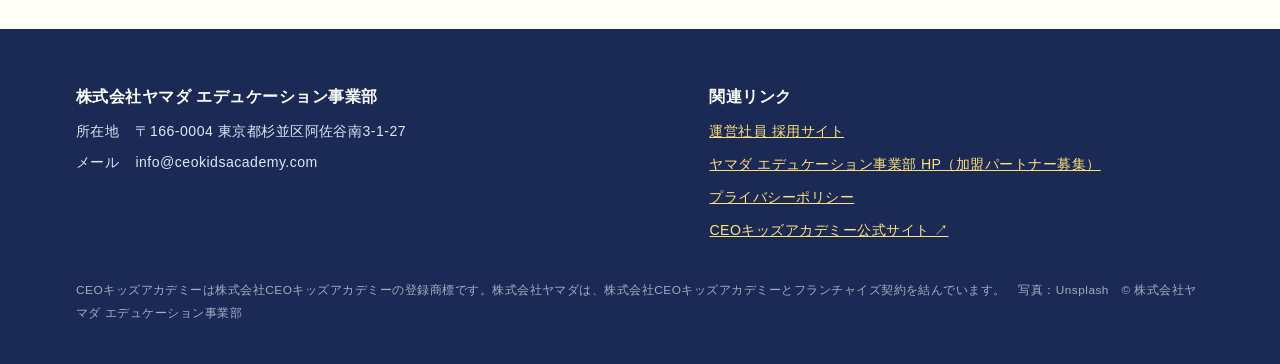
<file: recruit/jobs/marketing.html>
<!doctype html>
<html lang="ja">
<head>
<meta charset="utf-8">
<meta name="viewport" content="width=device-width, initial-scale=1, viewport-fit=cover">
<meta http-equiv="Content-Security-Policy" content="default-src 'self'; script-src 'self'; style-src 'self' 'unsafe-inline' https://fonts.googleapis.com; font-src https://fonts.gstatic.com; img-src 'self' data:; connect-src 'none'; object-src 'none'; base-uri 'self'; form-action 'none'; upgrade-insecure-requests">
<meta name="referrer" content="strict-origin-when-cross-origin">
<title>生徒募集・イベント企画の求人｜CEOキッズアカデミー 運営社員</title>
<meta name="description" content="体験会や親子イベントの企画、SNS発信、チラシ制作の手配などを通して、CEOキッズアカデミーの教室に生徒を集める仕事です。問い合わせから入会までの数字を見て改善します。">
<link rel="canonical" href="https://livmakers.github.io/yamada-edu-hp/recruit/jobs/marketing.html">
<meta name="theme-color" content="#2f8fe8">
<meta property="og:type" content="website">
<meta property="og:locale" content="ja_JP">
<meta property="og:site_name" content="ヤマダ エデュケーション事業部 採用">
<meta property="og:title" content="生徒募集・イベント企画の求人｜CEOキッズアカデミー 運営社員">
<meta property="og:description" content="体験会や親子イベントの企画、SNS発信、チラシ制作の手配などを通して、CEOキッズアカデミーの教室に生徒を集める仕事です。問い合わせから入会までの数字を見て改善します。">
<meta property="og:url" content="https://livmakers.github.io/yamada-edu-hp/recruit/jobs/marketing.html">
<meta property="og:image" content="https://livmakers.github.io/yamada-edu-hp/recruit/og.jpg">
<meta property="og:image:width" content="1200">
<meta property="og:image:height" content="630">
<meta name="twitter:card" content="summary_large_image">
<link rel="preconnect" href="https://fonts.googleapis.com">
<link rel="preconnect" href="https://fonts.gstatic.com" crossorigin>
<link rel="stylesheet" href="https://fonts.googleapis.com/css2?family=Bodoni+Moda:ital,opsz,wght@1,6..96,600;1,6..96,800&family=Zen+Maru+Gothic:wght@500;700;900&family=Zen+Kaku+Gothic+New:wght@400;500;700&display=swap">
<link rel="stylesheet" href="../style.css">
<script type="application/ld+json">
{
 "@context": "https://schema.org",
 "@type": "JobPosting",
 "title": "生徒募集・イベント企画（CEOキッズアカデミー 運営社員）",
 "description": "<p>体験会や親子イベントの企画、SNS発信、チラシ制作の手配などを通して、CEOキッズアカデミーの教室に生徒を集める仕事です。問い合わせから入会までの数字を見て改善します。</p><p><strong>仕事内容</strong></p><ul><li>体験会・親子イベント・ワークショップの企画と集客</li><li>Instagram・LINEなどSNSの発信、チラシ・ポスターの制作手配</li><li>問い合わせから体験、入会までの数字の管理と改善</li><li>学校・企業・商業施設との連携イベントの調整</li></ul><p><strong>あると活きる経験</strong></p><p>販促・広報・SNS運用、イベント運営、営業の経験</p><p><strong>研修</strong></p><p>CEOキッズアカデミー本部の講師養成講座・模擬授業研修</p>",
 "datePosted": "2026-11-22",
 "hiringOrganization": {
  "@type": "Organization",
  "name": "株式会社ヤマダ エデュケーション事業部",
  "sameAs": "https://livmakers.github.io/yamada-edu-hp/"
 },
 "jobLocation": {
  "@type": "Place",
  "address": {
   "@type": "PostalAddress",
   "postalCode": "166-0004",
   "addressRegion": "東京都",
   "addressLocality": "杉並区",
   "streetAddress": "阿佐谷南3-1-27",
   "addressCountry": "JP"
  }
 },
 "industry": "教育",
 "occupationalCategory": "生徒募集・イベント企画",
 "directApply": false,
 "employmentType": [
  "FULL_TIME",
  "TEMPORARY",
  "PART_TIME"
 ],
 "baseSalary": {
  "@type": "MonetaryAmount",
  "currency": "JPY",
  "value": {
   "@type": "QuantitativeValue",
   "minValue": 250000,
   "maxValue": 500000,
   "unitText": "MONTH"
  }
 },
 "qualifications": "学歴・教育業界の経験は問いません。教室運営、カリキュラム制作などの経験者優遇。",
 "url": "https://livmakers.github.io/yamada-edu-hp/recruit/jobs/marketing.html"
}
</script>
<script type="application/ld+json">
{
 "@context": "https://schema.org",
 "@type": "BreadcrumbList",
 "itemListElement": [
  {
   "@type": "ListItem",
   "position": 1,
   "name": "ホーム",
   "item": "https://livmakers.github.io/yamada-edu-hp/"
  },
  {
   "@type": "ListItem",
   "position": 2,
   "name": "運営社員 採用",
   "item": "https://livmakers.github.io/yamada-edu-hp/recruit/"
  },
  {
   "@type": "ListItem",
   "position": 3,
   "name": "生徒募集・イベント企画",
   "item": "https://livmakers.github.io/yamada-edu-hp/recruit/jobs/marketing.html"
  }
 ]
}
</script>
</head>
<body>
<a class="skip" href="#main">本文へスキップ</a>
<header class="hdr sc" id="hdr">
  <div class="wrap in">
    <a class="brand" href="../" aria-label="採用サイト トップへ">
      <svg viewBox="0 0 40 40" aria-hidden="true"><circle cx="20" cy="20" r="19" fill="#ffc531" stroke="#1b2a55" stroke-width="2"/><path d="M20 30V17" stroke="#1b2a55" stroke-width="2.4" stroke-linecap="round"/><path d="M20 19c-1-5-5-7-9-6 1 4 4 7 9 6zM20 17c1-5 5-7 9-6-1 4-4 7-9 6z" fill="#2fbf9b" stroke="#1b2a55" stroke-width="1.6" stroke-linejoin="round"/></svg>
      <span><b>YAMADA EDUCATION</b><small>株式会社ヤマダ エデュケーション事業部</small></span>
      <span class="tag">RECRUIT</span>
    </a>
    <a class="btn sun sm" href="../#entry">応募する</a>
  </div>
</header>
<main id="main">
<section class="sec jobpage">
  <div class="wrap narrow">
    <nav class="crumb" aria-label="パンくずリスト"><a href="../../">ホーム</a> › <a href="../">運営社員 採用</a> › <span>生徒募集・イベント企画</span></nav>
    <p class="kicker">Position 02</p>
    <h1 class="jh1"><span class="jic" style="--jc:#cfe8ff" aria-hidden="true">📣</span>生徒募集・イベント企画<em class="jbadge ">経験者歓迎</em></h1>
    <p class="jlead">体験会や親子イベントの企画、SNS発信、チラシ制作の手配などを通して、CEOキッズアカデミーの教室に生徒を集める仕事です。問い合わせから入会までの数字を見て改善します。</p>
    <div class="job"><div class="jbody" style="padding-top:22px"><dl>
      <dt>仕事内容</dt><dd><ul><li>体験会・親子イベント・ワークショップの企画と集客</li><li>Instagram・LINEなどSNSの発信、チラシ・ポスターの制作手配</li><li>問い合わせから体験、入会までの数字の管理と改善</li><li>学校・企業・商業施設との連携イベントの調整</li></ul></dd>
      <dt>あると活きる経験</dt><dd>販促・広報・SNS運用、イベント運営、営業の経験</dd>
      <dt>向いている方</dt><dd><ul><li>数字を見て次の一手を考えるのが好きな方</li><li>企画を形にして、人を集めた経験がある方</li><li>地域の学校や企業とつながりをつくれる方</li></ul></dd>
      <dt>雇用形態</dt><dd>正社員・契約社員・アルバイト など</dd><dt>給与</dt><dd>月給 25万円〜50万円（経験・能力を考慮）</dd><dt>勤務地</dt><dd>阿佐ヶ谷（東京都杉並区）</dd><dt>勤務時間</dt><dd>1日8時間／固定残業制度あり（月30時間分・固定残業代 <span class="ph">○万円</span>）。30時間を超える残業代は別途支給します</dd><dt>休日・休暇</dt><dd>年間休日115日</dd><dt>待遇・福利厚生</dt><dd>社会保険完備・交通費支給</dd><dt>研修</dt><dd>CEOキッズアカデミー本部の講師養成講座・模擬授業研修</dd><dt>試用期間</dt><dd>3ヶ月</dd>
      <dt>応募資格</dt><dd>学歴・教育業界の経験は問いません。教室運営、カリキュラム制作などの経験者優遇</dd>
    </dl></div></div>
    <p class="jcta"><a class="btn sun" href="../?job=marketing#entry">この職種に応募する <span class="arw">→</span></a></p>
    <h2 class="jother">ほかの募集職種</h2>
    <ul class="jlinks"><li><a href="classroom.html">教室運営・講師スタッフ</a></li><li><a href="partner.html">加盟パートナー開校サポート</a></li><li><a href="office.html">事務局・オペレーション</a></li></ul>
  </div>
</section>
</main>
<footer>
  <div class="wrap">
    <div class="grid">
      <div>
        <h3>株式会社ヤマダ エデュケーション事業部</h3>
        <dl><dt>所在地</dt><dd>〒166-0004 東京都杉並区阿佐谷南3-1-27</dd><dt>メール</dt><dd>info@ceokidsacademy.com</dd></dl>
      </div>
      <div>
        <h3>関連リンク</h3>
        <ul><li><a href="../../recruit/">運営社員 採用サイト</a></li><li><a href="../../">ヤマダ エデュケーション事業部 HP（加盟パートナー募集）</a></li><li><a href="../../privacy.html">プライバシーポリシー</a></li><li><a href="https://ceokidsacademy.com/" target="_blank" rel="noopener">CEOキッズアカデミー公式サイト ↗</a></li></ul>
      </div>
    </div>
    <p class="legal">CEOキッズアカデミーは株式会社CEOキッズアカデミーの登録商標です。株式会社ヤマダは、株式会社CEOキッズアカデミーとフランチャイズ契約を結んでいます。　写真：Unsplash　© 株式会社ヤマダ エデュケーション事業部</p>
  </div>
</footer>
<script src="../app.js" defer></script>
</body>
</html>
</file>
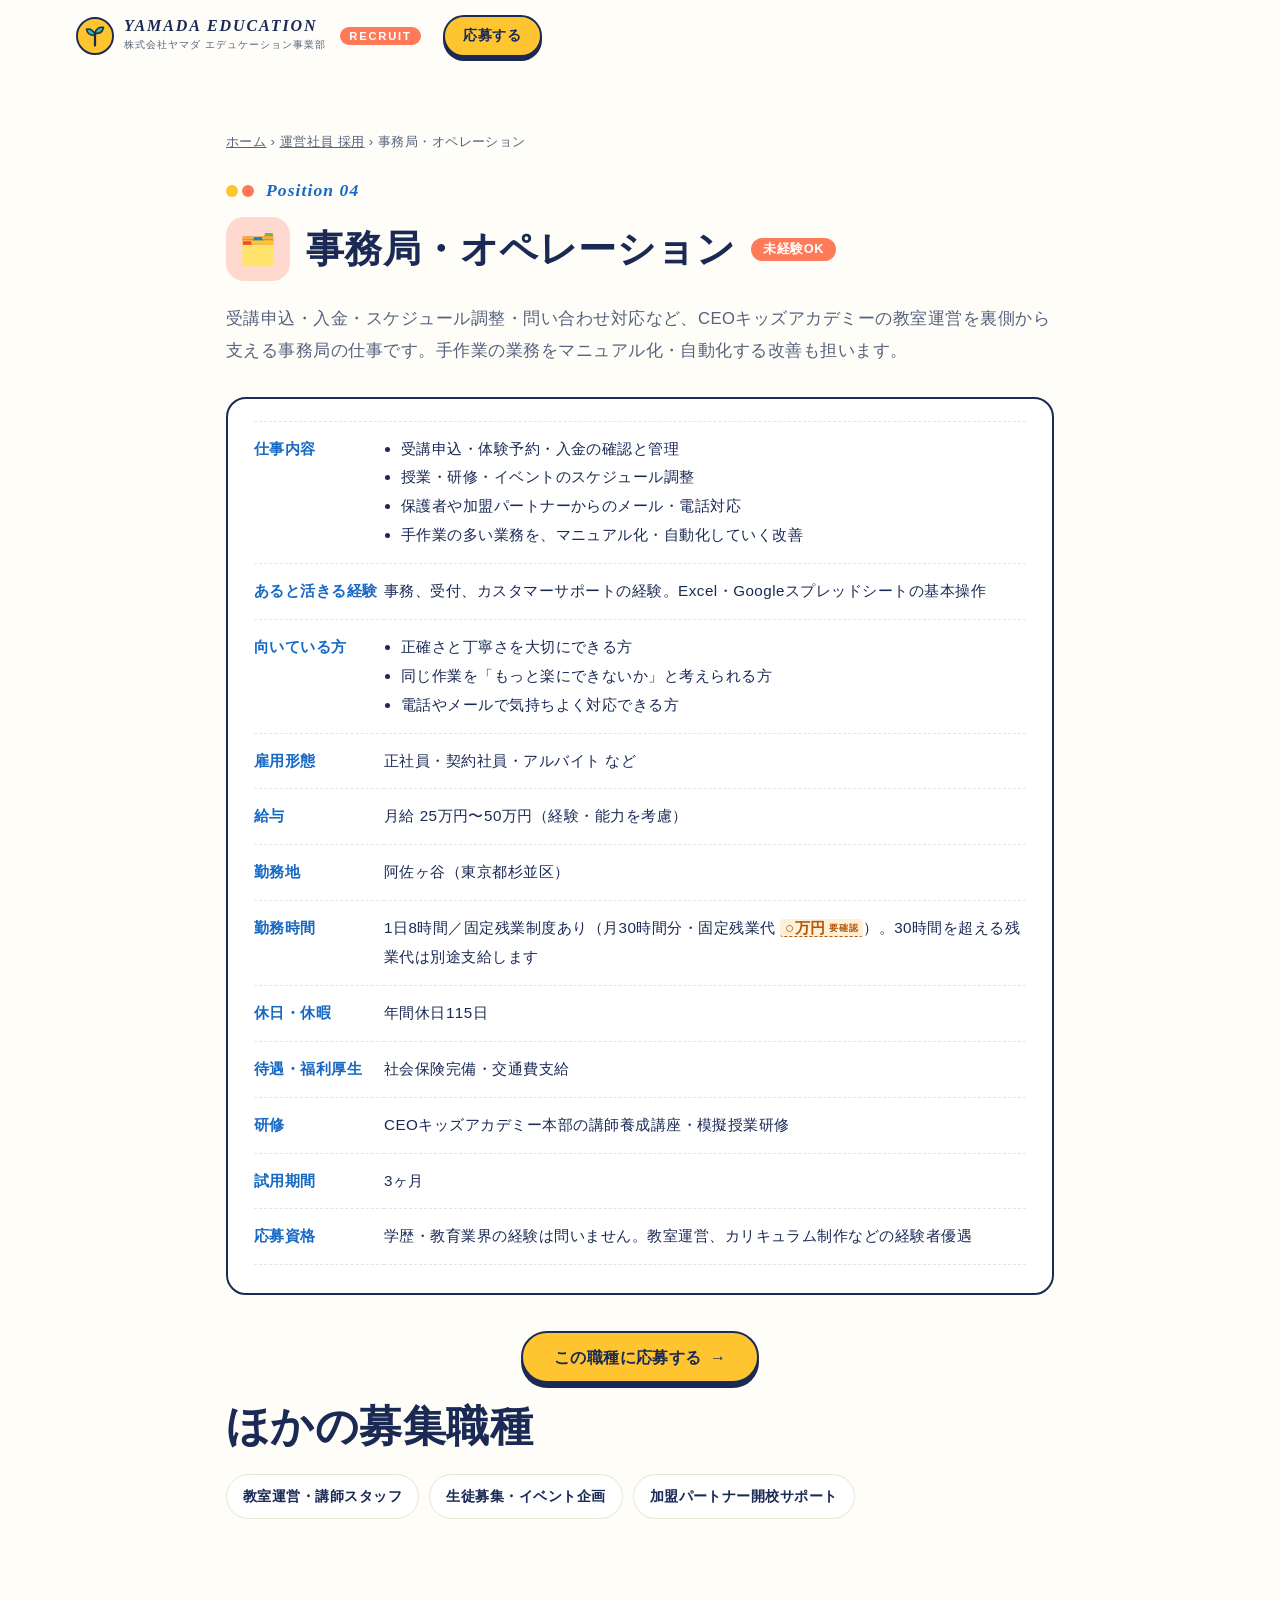
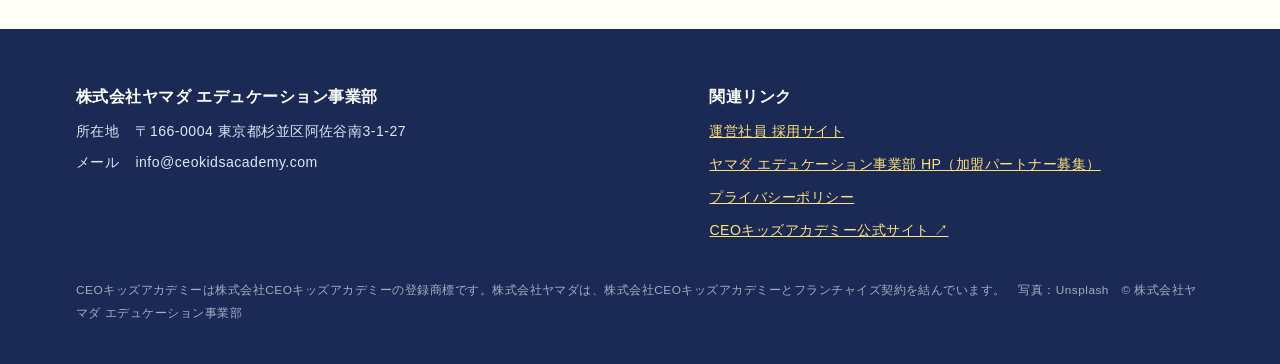
<file: recruit/jobs/office.html>
<!doctype html>
<html lang="ja">
<head>
<meta charset="utf-8">
<meta name="viewport" content="width=device-width, initial-scale=1, viewport-fit=cover">
<meta http-equiv="Content-Security-Policy" content="default-src 'self'; script-src 'self'; style-src 'self' 'unsafe-inline' https://fonts.googleapis.com; font-src https://fonts.gstatic.com; img-src 'self' data:; connect-src 'none'; object-src 'none'; base-uri 'self'; form-action 'none'; upgrade-insecure-requests">
<meta name="referrer" content="strict-origin-when-cross-origin">
<title>事務局・オペレーションの求人｜CEOキッズアカデミー 運営社員</title>
<meta name="description" content="受講申込・入金・スケジュール調整・問い合わせ対応など、CEOキッズアカデミーの教室運営を裏側から支える事務局の仕事です。手作業の業務をマニュアル化・自動化する改善も担います。">
<link rel="canonical" href="https://livmakers.github.io/yamada-edu-hp/recruit/jobs/office.html">
<meta name="theme-color" content="#2f8fe8">
<meta property="og:type" content="website">
<meta property="og:locale" content="ja_JP">
<meta property="og:site_name" content="ヤマダ エデュケーション事業部 採用">
<meta property="og:title" content="事務局・オペレーションの求人｜CEOキッズアカデミー 運営社員">
<meta property="og:description" content="受講申込・入金・スケジュール調整・問い合わせ対応など、CEOキッズアカデミーの教室運営を裏側から支える事務局の仕事です。手作業の業務をマニュアル化・自動化する改善も担います。">
<meta property="og:url" content="https://livmakers.github.io/yamada-edu-hp/recruit/jobs/office.html">
<meta property="og:image" content="https://livmakers.github.io/yamada-edu-hp/recruit/og.jpg">
<meta property="og:image:width" content="1200">
<meta property="og:image:height" content="630">
<meta name="twitter:card" content="summary_large_image">
<link rel="preconnect" href="https://fonts.googleapis.com">
<link rel="preconnect" href="https://fonts.gstatic.com" crossorigin>
<link rel="stylesheet" href="https://fonts.googleapis.com/css2?family=Bodoni+Moda:ital,opsz,wght@1,6..96,600;1,6..96,800&family=Zen+Maru+Gothic:wght@500;700;900&family=Zen+Kaku+Gothic+New:wght@400;500;700&display=swap">
<link rel="stylesheet" href="../style.css">
<script type="application/ld+json">
{
 "@context": "https://schema.org",
 "@type": "JobPosting",
 "title": "事務局・オペレーション（CEOキッズアカデミー 運営社員）",
 "description": "<p>受講申込・入金・スケジュール調整・問い合わせ対応など、CEOキッズアカデミーの教室運営を裏側から支える事務局の仕事です。手作業の業務をマニュアル化・自動化する改善も担います。</p><p><strong>仕事内容</strong></p><ul><li>受講申込・体験予約・入金の確認と管理</li><li>授業・研修・イベントのスケジュール調整</li><li>保護者や加盟パートナーからのメール・電話対応</li><li>手作業の多い業務を、マニュアル化・自動化していく改善</li></ul><p><strong>あると活きる経験</strong></p><p>事務、受付、カスタマーサポートの経験。Excel・Googleスプレッドシートの基本操作</p><p><strong>研修</strong></p><p>CEOキッズアカデミー本部の講師養成講座・模擬授業研修</p>",
 "datePosted": "2026-11-22",
 "hiringOrganization": {
  "@type": "Organization",
  "name": "株式会社ヤマダ エデュケーション事業部",
  "sameAs": "https://livmakers.github.io/yamada-edu-hp/"
 },
 "jobLocation": {
  "@type": "Place",
  "address": {
   "@type": "PostalAddress",
   "postalCode": "166-0004",
   "addressRegion": "東京都",
   "addressLocality": "杉並区",
   "streetAddress": "阿佐谷南3-1-27",
   "addressCountry": "JP"
  }
 },
 "industry": "教育",
 "occupationalCategory": "事務局・オペレーション",
 "experienceRequirements": {
  "@type": "OccupationalExperienceRequirements",
  "monthsOfExperience": 0
 },
 "directApply": false,
 "employmentType": [
  "FULL_TIME",
  "TEMPORARY",
  "PART_TIME"
 ],
 "baseSalary": {
  "@type": "MonetaryAmount",
  "currency": "JPY",
  "value": {
   "@type": "QuantitativeValue",
   "minValue": 250000,
   "maxValue": 500000,
   "unitText": "MONTH"
  }
 },
 "qualifications": "学歴・教育業界の経験は問いません。教室運営、カリキュラム制作などの経験者優遇。",
 "url": "https://livmakers.github.io/yamada-edu-hp/recruit/jobs/office.html"
}
</script>
<script type="application/ld+json">
{
 "@context": "https://schema.org",
 "@type": "BreadcrumbList",
 "itemListElement": [
  {
   "@type": "ListItem",
   "position": 1,
   "name": "ホーム",
   "item": "https://livmakers.github.io/yamada-edu-hp/"
  },
  {
   "@type": "ListItem",
   "position": 2,
   "name": "運営社員 採用",
   "item": "https://livmakers.github.io/yamada-edu-hp/recruit/"
  },
  {
   "@type": "ListItem",
   "position": 3,
   "name": "事務局・オペレーション",
   "item": "https://livmakers.github.io/yamada-edu-hp/recruit/jobs/office.html"
  }
 ]
}
</script>
</head>
<body>
<a class="skip" href="#main">本文へスキップ</a>
<header class="hdr sc" id="hdr">
  <div class="wrap in">
    <a class="brand" href="../" aria-label="採用サイト トップへ">
      <svg viewBox="0 0 40 40" aria-hidden="true"><circle cx="20" cy="20" r="19" fill="#ffc531" stroke="#1b2a55" stroke-width="2"/><path d="M20 30V17" stroke="#1b2a55" stroke-width="2.4" stroke-linecap="round"/><path d="M20 19c-1-5-5-7-9-6 1 4 4 7 9 6zM20 17c1-5 5-7 9-6-1 4-4 7-9 6z" fill="#2fbf9b" stroke="#1b2a55" stroke-width="1.6" stroke-linejoin="round"/></svg>
      <span><b>YAMADA EDUCATION</b><small>株式会社ヤマダ エデュケーション事業部</small></span>
      <span class="tag">RECRUIT</span>
    </a>
    <a class="btn sun sm" href="../#entry">応募する</a>
  </div>
</header>
<main id="main">
<section class="sec jobpage">
  <div class="wrap narrow">
    <nav class="crumb" aria-label="パンくずリスト"><a href="../../">ホーム</a> › <a href="../">運営社員 採用</a> › <span>事務局・オペレーション</span></nav>
    <p class="kicker">Position 04</p>
    <h1 class="jh1"><span class="jic" style="--jc:#ffd9cf" aria-hidden="true">🗂️</span>事務局・オペレーション<em class="jbadge ok">未経験OK</em></h1>
    <p class="jlead">受講申込・入金・スケジュール調整・問い合わせ対応など、CEOキッズアカデミーの教室運営を裏側から支える事務局の仕事です。手作業の業務をマニュアル化・自動化する改善も担います。</p>
    <div class="job"><div class="jbody" style="padding-top:22px"><dl>
      <dt>仕事内容</dt><dd><ul><li>受講申込・体験予約・入金の確認と管理</li><li>授業・研修・イベントのスケジュール調整</li><li>保護者や加盟パートナーからのメール・電話対応</li><li>手作業の多い業務を、マニュアル化・自動化していく改善</li></ul></dd>
      <dt>あると活きる経験</dt><dd>事務、受付、カスタマーサポートの経験。Excel・Googleスプレッドシートの基本操作</dd>
      <dt>向いている方</dt><dd><ul><li>正確さと丁寧さを大切にできる方</li><li>同じ作業を「もっと楽にできないか」と考えられる方</li><li>電話やメールで気持ちよく対応できる方</li></ul></dd>
      <dt>雇用形態</dt><dd>正社員・契約社員・アルバイト など</dd><dt>給与</dt><dd>月給 25万円〜50万円（経験・能力を考慮）</dd><dt>勤務地</dt><dd>阿佐ヶ谷（東京都杉並区）</dd><dt>勤務時間</dt><dd>1日8時間／固定残業制度あり（月30時間分・固定残業代 <span class="ph">○万円</span>）。30時間を超える残業代は別途支給します</dd><dt>休日・休暇</dt><dd>年間休日115日</dd><dt>待遇・福利厚生</dt><dd>社会保険完備・交通費支給</dd><dt>研修</dt><dd>CEOキッズアカデミー本部の講師養成講座・模擬授業研修</dd><dt>試用期間</dt><dd>3ヶ月</dd>
      <dt>応募資格</dt><dd>学歴・教育業界の経験は問いません。教室運営、カリキュラム制作などの経験者優遇</dd>
    </dl></div></div>
    <p class="jcta"><a class="btn sun" href="../?job=office#entry">この職種に応募する <span class="arw">→</span></a></p>
    <h2 class="jother">ほかの募集職種</h2>
    <ul class="jlinks"><li><a href="classroom.html">教室運営・講師スタッフ</a></li><li><a href="marketing.html">生徒募集・イベント企画</a></li><li><a href="partner.html">加盟パートナー開校サポート</a></li></ul>
  </div>
</section>
</main>
<footer>
  <div class="wrap">
    <div class="grid">
      <div>
        <h3>株式会社ヤマダ エデュケーション事業部</h3>
        <dl><dt>所在地</dt><dd>〒166-0004 東京都杉並区阿佐谷南3-1-27</dd><dt>メール</dt><dd>info@ceokidsacademy.com</dd></dl>
      </div>
      <div>
        <h3>関連リンク</h3>
        <ul><li><a href="../../recruit/">運営社員 採用サイト</a></li><li><a href="../../">ヤマダ エデュケーション事業部 HP（加盟パートナー募集）</a></li><li><a href="../../privacy.html">プライバシーポリシー</a></li><li><a href="https://ceokidsacademy.com/" target="_blank" rel="noopener">CEOキッズアカデミー公式サイト ↗</a></li></ul>
      </div>
    </div>
    <p class="legal">CEOキッズアカデミーは株式会社CEOキッズアカデミーの登録商標です。株式会社ヤマダは、株式会社CEOキッズアカデミーとフランチャイズ契約を結んでいます。　写真：Unsplash　© 株式会社ヤマダ エデュケーション事業部</p>
  </div>
</footer>
<script src="../app.js" defer></script>
</body>
</html>
</file>
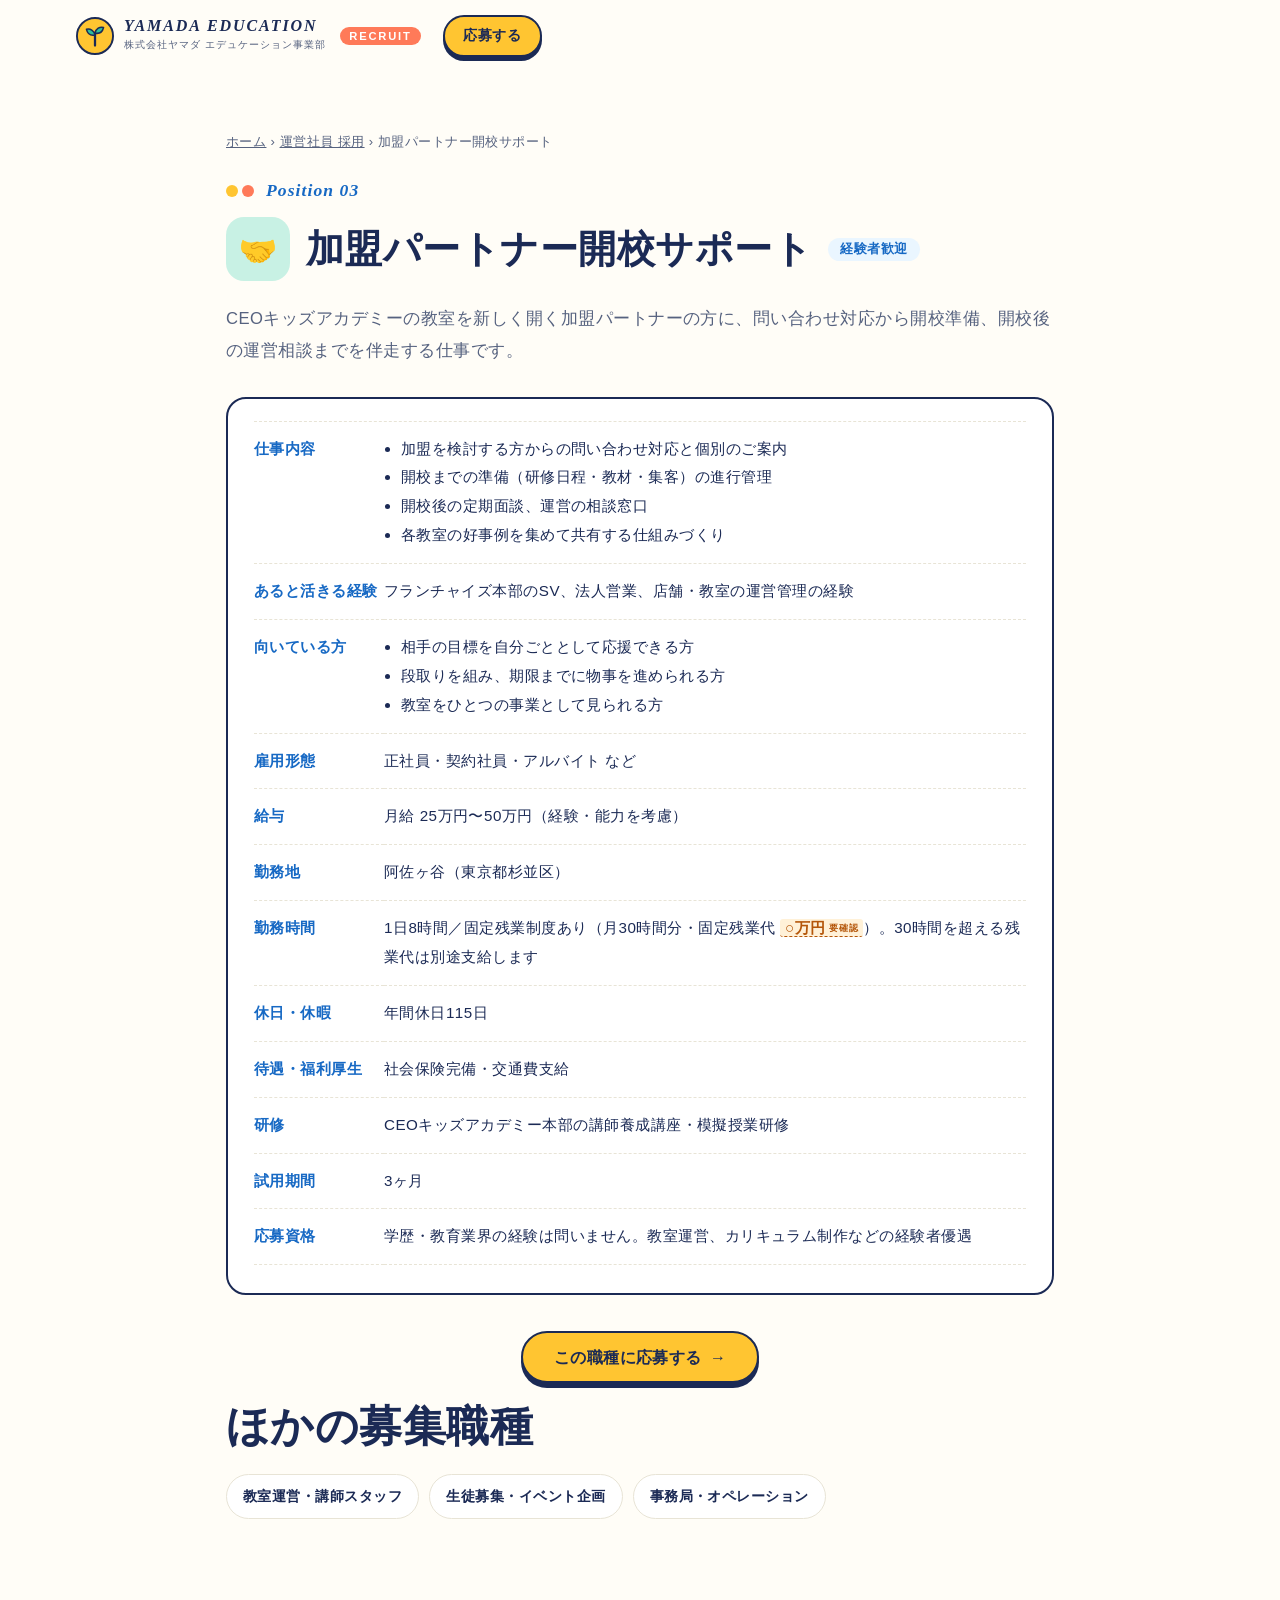
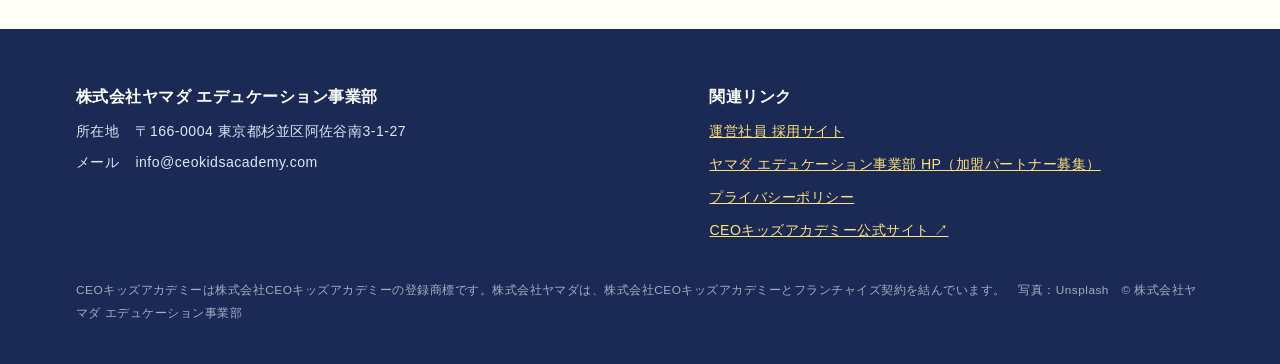
<file: recruit/jobs/partner.html>
<!doctype html>
<html lang="ja">
<head>
<meta charset="utf-8">
<meta name="viewport" content="width=device-width, initial-scale=1, viewport-fit=cover">
<meta http-equiv="Content-Security-Policy" content="default-src 'self'; script-src 'self'; style-src 'self' 'unsafe-inline' https://fonts.googleapis.com; font-src https://fonts.gstatic.com; img-src 'self' data:; connect-src 'none'; object-src 'none'; base-uri 'self'; form-action 'none'; upgrade-insecure-requests">
<meta name="referrer" content="strict-origin-when-cross-origin">
<title>加盟パートナー開校サポートの求人｜CEOキッズアカデミー 運営社員</title>
<meta name="description" content="CEOキッズアカデミーの教室を新しく開く加盟パートナーの方に、問い合わせ対応から開校準備、開校後の運営相談までを伴走する仕事です。">
<link rel="canonical" href="https://livmakers.github.io/yamada-edu-hp/recruit/jobs/partner.html">
<meta name="theme-color" content="#2f8fe8">
<meta property="og:type" content="website">
<meta property="og:locale" content="ja_JP">
<meta property="og:site_name" content="ヤマダ エデュケーション事業部 採用">
<meta property="og:title" content="加盟パートナー開校サポートの求人｜CEOキッズアカデミー 運営社員">
<meta property="og:description" content="CEOキッズアカデミーの教室を新しく開く加盟パートナーの方に、問い合わせ対応から開校準備、開校後の運営相談までを伴走する仕事です。">
<meta property="og:url" content="https://livmakers.github.io/yamada-edu-hp/recruit/jobs/partner.html">
<meta property="og:image" content="https://livmakers.github.io/yamada-edu-hp/recruit/og.jpg">
<meta property="og:image:width" content="1200">
<meta property="og:image:height" content="630">
<meta name="twitter:card" content="summary_large_image">
<link rel="preconnect" href="https://fonts.googleapis.com">
<link rel="preconnect" href="https://fonts.gstatic.com" crossorigin>
<link rel="stylesheet" href="https://fonts.googleapis.com/css2?family=Bodoni+Moda:ital,opsz,wght@1,6..96,600;1,6..96,800&family=Zen+Maru+Gothic:wght@500;700;900&family=Zen+Kaku+Gothic+New:wght@400;500;700&display=swap">
<link rel="stylesheet" href="../style.css">
<script type="application/ld+json">
{
 "@context": "https://schema.org",
 "@type": "JobPosting",
 "title": "加盟パートナー開校サポート（CEOキッズアカデミー 運営社員）",
 "description": "<p>CEOキッズアカデミーの教室を新しく開く加盟パートナーの方に、問い合わせ対応から開校準備、開校後の運営相談までを伴走する仕事です。</p><p><strong>仕事内容</strong></p><ul><li>加盟を検討する方からの問い合わせ対応と個別のご案内</li><li>開校までの準備（研修日程・教材・集客）の進行管理</li><li>開校後の定期面談、運営の相談窓口</li><li>各教室の好事例を集めて共有する仕組みづくり</li></ul><p><strong>あると活きる経験</strong></p><p>フランチャイズ本部のSV、法人営業、店舗・教室の運営管理の経験</p><p><strong>研修</strong></p><p>CEOキッズアカデミー本部の講師養成講座・模擬授業研修</p>",
 "datePosted": "2026-11-22",
 "hiringOrganization": {
  "@type": "Organization",
  "name": "株式会社ヤマダ エデュケーション事業部",
  "sameAs": "https://livmakers.github.io/yamada-edu-hp/"
 },
 "jobLocation": {
  "@type": "Place",
  "address": {
   "@type": "PostalAddress",
   "postalCode": "166-0004",
   "addressRegion": "東京都",
   "addressLocality": "杉並区",
   "streetAddress": "阿佐谷南3-1-27",
   "addressCountry": "JP"
  }
 },
 "industry": "教育",
 "occupationalCategory": "加盟パートナー開校サポート",
 "directApply": false,
 "employmentType": [
  "FULL_TIME",
  "TEMPORARY",
  "PART_TIME"
 ],
 "baseSalary": {
  "@type": "MonetaryAmount",
  "currency": "JPY",
  "value": {
   "@type": "QuantitativeValue",
   "minValue": 250000,
   "maxValue": 500000,
   "unitText": "MONTH"
  }
 },
 "qualifications": "学歴・教育業界の経験は問いません。教室運営、カリキュラム制作などの経験者優遇。",
 "url": "https://livmakers.github.io/yamada-edu-hp/recruit/jobs/partner.html"
}
</script>
<script type="application/ld+json">
{
 "@context": "https://schema.org",
 "@type": "BreadcrumbList",
 "itemListElement": [
  {
   "@type": "ListItem",
   "position": 1,
   "name": "ホーム",
   "item": "https://livmakers.github.io/yamada-edu-hp/"
  },
  {
   "@type": "ListItem",
   "position": 2,
   "name": "運営社員 採用",
   "item": "https://livmakers.github.io/yamada-edu-hp/recruit/"
  },
  {
   "@type": "ListItem",
   "position": 3,
   "name": "加盟パートナー開校サポート",
   "item": "https://livmakers.github.io/yamada-edu-hp/recruit/jobs/partner.html"
  }
 ]
}
</script>
</head>
<body>
<a class="skip" href="#main">本文へスキップ</a>
<header class="hdr sc" id="hdr">
  <div class="wrap in">
    <a class="brand" href="../" aria-label="採用サイト トップへ">
      <svg viewBox="0 0 40 40" aria-hidden="true"><circle cx="20" cy="20" r="19" fill="#ffc531" stroke="#1b2a55" stroke-width="2"/><path d="M20 30V17" stroke="#1b2a55" stroke-width="2.4" stroke-linecap="round"/><path d="M20 19c-1-5-5-7-9-6 1 4 4 7 9 6zM20 17c1-5 5-7 9-6-1 4-4 7-9 6z" fill="#2fbf9b" stroke="#1b2a55" stroke-width="1.6" stroke-linejoin="round"/></svg>
      <span><b>YAMADA EDUCATION</b><small>株式会社ヤマダ エデュケーション事業部</small></span>
      <span class="tag">RECRUIT</span>
    </a>
    <a class="btn sun sm" href="../#entry">応募する</a>
  </div>
</header>
<main id="main">
<section class="sec jobpage">
  <div class="wrap narrow">
    <nav class="crumb" aria-label="パンくずリスト"><a href="../../">ホーム</a> › <a href="../">運営社員 採用</a> › <span>加盟パートナー開校サポート</span></nav>
    <p class="kicker">Position 03</p>
    <h1 class="jh1"><span class="jic" style="--jc:#c8f1e4" aria-hidden="true">🤝</span>加盟パートナー開校サポート<em class="jbadge ">経験者歓迎</em></h1>
    <p class="jlead">CEOキッズアカデミーの教室を新しく開く加盟パートナーの方に、問い合わせ対応から開校準備、開校後の運営相談までを伴走する仕事です。</p>
    <div class="job"><div class="jbody" style="padding-top:22px"><dl>
      <dt>仕事内容</dt><dd><ul><li>加盟を検討する方からの問い合わせ対応と個別のご案内</li><li>開校までの準備（研修日程・教材・集客）の進行管理</li><li>開校後の定期面談、運営の相談窓口</li><li>各教室の好事例を集めて共有する仕組みづくり</li></ul></dd>
      <dt>あると活きる経験</dt><dd>フランチャイズ本部のSV、法人営業、店舗・教室の運営管理の経験</dd>
      <dt>向いている方</dt><dd><ul><li>相手の目標を自分ごととして応援できる方</li><li>段取りを組み、期限までに物事を進められる方</li><li>教室をひとつの事業として見られる方</li></ul></dd>
      <dt>雇用形態</dt><dd>正社員・契約社員・アルバイト など</dd><dt>給与</dt><dd>月給 25万円〜50万円（経験・能力を考慮）</dd><dt>勤務地</dt><dd>阿佐ヶ谷（東京都杉並区）</dd><dt>勤務時間</dt><dd>1日8時間／固定残業制度あり（月30時間分・固定残業代 <span class="ph">○万円</span>）。30時間を超える残業代は別途支給します</dd><dt>休日・休暇</dt><dd>年間休日115日</dd><dt>待遇・福利厚生</dt><dd>社会保険完備・交通費支給</dd><dt>研修</dt><dd>CEOキッズアカデミー本部の講師養成講座・模擬授業研修</dd><dt>試用期間</dt><dd>3ヶ月</dd>
      <dt>応募資格</dt><dd>学歴・教育業界の経験は問いません。教室運営、カリキュラム制作などの経験者優遇</dd>
    </dl></div></div>
    <p class="jcta"><a class="btn sun" href="../?job=partner#entry">この職種に応募する <span class="arw">→</span></a></p>
    <h2 class="jother">ほかの募集職種</h2>
    <ul class="jlinks"><li><a href="classroom.html">教室運営・講師スタッフ</a></li><li><a href="marketing.html">生徒募集・イベント企画</a></li><li><a href="office.html">事務局・オペレーション</a></li></ul>
  </div>
</section>
</main>
<footer>
  <div class="wrap">
    <div class="grid">
      <div>
        <h3>株式会社ヤマダ エデュケーション事業部</h3>
        <dl><dt>所在地</dt><dd>〒166-0004 東京都杉並区阿佐谷南3-1-27</dd><dt>メール</dt><dd>info@ceokidsacademy.com</dd></dl>
      </div>
      <div>
        <h3>関連リンク</h3>
        <ul><li><a href="../../recruit/">運営社員 採用サイト</a></li><li><a href="../../">ヤマダ エデュケーション事業部 HP（加盟パートナー募集）</a></li><li><a href="../../privacy.html">プライバシーポリシー</a></li><li><a href="https://ceokidsacademy.com/" target="_blank" rel="noopener">CEOキッズアカデミー公式サイト ↗</a></li></ul>
      </div>
    </div>
    <p class="legal">CEOキッズアカデミーは株式会社CEOキッズアカデミーの登録商標です。株式会社ヤマダは、株式会社CEOキッズアカデミーとフランチャイズ契約を結んでいます。　写真：Unsplash　© 株式会社ヤマダ エデュケーション事業部</p>
  </div>
</footer>
<script src="../app.js" defer></script>
</body>
</html>
</file>
<file: recruit/style.css>
/* 採用サイト：元HPの「藍×ゴールド」を、朝の光のような「スカイブルー×サンイエロー×コーラル」へ明るく転調 */
:root{
  color-scheme:light;
  --bg:#fffdf7; --cream:#fff6dc; --sky-bg:#eaf6ff; --surface:#ffffff;
  --ink:#1b2a55; --ink-2:#56627f; --line:#e8e4d6;
  --sky:#2f8fe8; --sky-d:#1769c4; --sun:#ffc531; --sun-2:#ffe17a; --coral:#ff7a59; --mint:#2fbf9b; --gold:#c9a14a;
  --ph:#b4560a; --ph-bg:#fff1d8;
  --f-round:"Zen Maru Gothic","Hiragino Maru Gothic ProN","Hiragino Sans",sans-serif;
  --f-en:"Bodoni Moda",Didot,Georgia,serif;
  --f-body:"Zen Kaku Gothic New","Hiragino Sans","Noto Sans JP","Yu Gothic",sans-serif;
  --r:20px; --wrap:1160px;
}
*{box-sizing:border-box}
html,body{margin:0}
html{scroll-behavior:smooth;scroll-padding-top:80px}
body{background:var(--bg);color:var(--ink);font-family:var(--f-body);font-size:16px;line-height:1.9;letter-spacing:.03em;-webkit-font-smoothing:antialiased;overflow-x:hidden}
[hidden]{display:none!important}
img{display:block;max-width:100%}
a{color:var(--sky-d)}
h1,h2,h3{margin:0;font-family:var(--f-round);font-weight:900;line-height:1.45;text-wrap:balance}
p{margin:0}
:focus-visible{outline:3px solid var(--sun);outline-offset:3px}
.wrap{max-width:var(--wrap);margin:0 auto;padding-left:max(16px,env(safe-area-inset-left,0px));padding-right:max(16px,env(safe-area-inset-right,0px))}
.narrow{max-width:860px}
.c{text-align:center}
.skip{position:absolute;left:-9999px}.skip:focus{left:12px;top:12px;z-index:99;background:#fff;padding:8px 12px}

/* 要確認（BOSS記入箇所） */
.ph{background:var(--ph-bg);color:var(--ph);border-bottom:1px dashed var(--ph);padding:0 .3em;font-weight:700;border-radius:3px}
.ph::after{content:"要確認";font-size:.62em;margin-left:.4em;letter-spacing:.08em;vertical-align:.25em}

/* buttons */
.btn{display:inline-flex;align-items:center;justify-content:center;gap:.5em;min-height:52px;padding:.8em 1.9em;border-radius:999px;border:2px solid var(--ink);font:700 1rem/1.2 var(--f-round);text-decoration:none;color:var(--ink);background:#fff;cursor:pointer;white-space:nowrap;transition:transform .2s,box-shadow .2s,background .2s;box-shadow:0 5px 0 var(--ink)}
.btn:hover{transform:translateY(-2px);box-shadow:0 7px 0 var(--ink)}
.btn:active{transform:translateY(4px);box-shadow:0 1px 0 var(--ink)}
.btn.sun{background:var(--sun)}
.btn.sky{background:var(--sky);color:#fff}
.btn.sm{min-height:42px;padding:.55em 1.3em;font-size:.9rem;box-shadow:0 4px 0 var(--ink)}
.btn .arw{transition:transform .2s}.btn:hover .arw{transform:translateX(4px)}

/* header */
.hdr{position:fixed;top:0;left:0;right:0;z-index:50;transition:background .3s,box-shadow .3s;padding-top:env(safe-area-inset-top,0px)}
.hdr.sc{background:rgba(255,253,247,.94);backdrop-filter:blur(10px);box-shadow:0 1px 0 var(--line)}
.hdr .in{display:flex;align-items:center;gap:22px;min-height:72px}
.brand{display:flex;align-items:center;gap:10px;text-decoration:none;color:var(--ink)}
.brand svg{width:38px;height:38px;flex:none}
.brand b{display:block;font:italic 800 1rem/1.1 var(--f-en);letter-spacing:.12em;white-space:nowrap}
.brand small{display:block;font-size:.64rem;letter-spacing:.1em;color:var(--ink-2)}
.brand .tag{font:700 .7rem var(--f-round);letter-spacing:.16em;color:#fff;background:var(--coral);padding:3px 9px;border-radius:999px;margin-left:4px}
.nav{margin-left:auto;display:flex;gap:22px;font-size:.88rem;font-weight:700;white-space:nowrap}
.nav a{color:var(--ink);text-decoration:none;position:relative;padding:4px 0}
.nav a::after{content:"";position:absolute;left:0;right:100%;bottom:0;height:3px;border-radius:3px;background:var(--sun);transition:right .3s}
.nav a:hover::after{right:0}
@media (max-width:1040px){.nav{display:none}.hdr .btn{margin-left:auto}}
@media (max-width:520px){.hiring{font-size:.72rem;letter-spacing:.04em;gap:6px;padding:5px 12px 5px 6px}.hiring i{font-size:.64rem;letter-spacing:.06em;white-space:nowrap}.brand small{display:none}.brand b{font-size:.86rem}.brand svg{width:32px;height:32px}.hdr .in{min-height:62px;gap:10px}.brand .tag{display:none}}

/* hero */
.hero{position:relative;min-height:min(880px,100svh);padding:130px 0 120px;display:flex;align-items:center;overflow:hidden;background:
  radial-gradient(60% 55% at 85% 20%,#d6edff 0%,transparent 70%),
  radial-gradient(50% 50% at 10% 90%,#fff0c2 0%,transparent 70%),
  linear-gradient(170deg,#fffdf7,#fff7e3)}
.sunburst{position:absolute;right:-180px;top:-180px;width:620px;height:620px;border-radius:50%;background:repeating-conic-gradient(from 0deg,rgba(255,197,49,.22) 0 8deg,transparent 8deg 20deg);animation:spin 80s linear infinite;z-index:0}
@keyframes spin{to{transform:rotate(360deg)}}
.hero .wrap{position:relative;z-index:2;width:100%}
.hero-tx{max-width:620px}
.hiring{display:inline-flex;align-items:center;gap:10px;font:700 .86rem var(--f-round);letter-spacing:.1em;background:#fff;border:2px solid var(--ink);border-radius:999px;padding:6px 16px 6px 8px;box-shadow:0 4px 0 var(--ink)}
.hiring i{font-style:normal;background:var(--coral);color:#fff;border-radius:999px;padding:2px 10px;font-size:.74rem;letter-spacing:.14em;animation:blink 1.6s ease-in-out infinite}
@keyframes blink{50%{opacity:.55}}
@media (max-width:520px){.hiring .pc-only{display:none}.hiring{white-space:nowrap}}
.hero .big-en{display:block;font:italic 800 clamp(3.2rem,11vw,8.4rem)/.9 var(--f-en);letter-spacing:-.01em;margin-top:22px;background:linear-gradient(100deg,var(--sky) 0%,var(--mint) 40%,var(--sun) 75%,var(--coral) 100%);-webkit-background-clip:text;background-clip:text;color:transparent}
.hero h1{font-size:clamp(1.75rem,4.3vw,3.1rem);line-height:1.38;margin-top:18px}
.hero h1 span{display:block;opacity:0;transform:translateY(22px);animation:up .9s cubic-bezier(.2,.7,.2,1) forwards}
.hero h1 span:nth-child(2){animation-delay:.16s}
.hero h1 mark{white-space:nowrap;background:linear-gradient(transparent 62%,var(--sun-2) 62%);color:inherit;padding:0 .08em}
.hero .lead{margin-top:20px;color:var(--ink-2);font-size:clamp(.98rem,1.6vw,1.08rem);opacity:0;animation:up .9s .35s forwards}
.hero-cta{display:flex;flex-wrap:wrap;gap:16px;margin-top:32px;opacity:0;animation:up .9s .5s forwards}
.tags{list-style:none;margin:30px 0 0;padding:0;display:flex;flex-wrap:wrap;gap:8px;opacity:0;animation:up .9s .65s forwards}
.tags li{font-size:.82rem;font-weight:700;padding:5px 14px;border-radius:999px;background:#fff;border:1.5px solid var(--line)}
.tags li.hot{background:var(--sky);color:#fff;border-color:var(--sky)}
@keyframes up{to{opacity:1;transform:none}}
.hero-ph{position:absolute;right:0;top:0;bottom:0;width:48%;z-index:1}
.hero-ph figure{position:absolute;margin:0;border-radius:var(--r);overflow:hidden;border:5px solid #fff;box-shadow:0 26px 50px -22px rgba(27,42,85,.45)}
.hero-ph img{width:100%;height:100%;object-fit:cover}
.hero-ph .p1{width:54%;aspect-ratio:4/5;right:8%;top:15%;transform:rotate(3deg);animation:fl 9s ease-in-out infinite}
.hero-ph .p2{width:40%;aspect-ratio:1;right:56%;top:46%;transform:rotate(-5deg);animation:fl 11s -3s ease-in-out infinite}
.hero-ph .p3{width:32%;aspect-ratio:1;right:3%;top:66%;transform:rotate(6deg);animation:fl 10s -5s ease-in-out infinite}
@keyframes fl{0%,100%{translate:0 0}50%{translate:0 -14px}}
.blob{position:absolute;border-radius:50%;z-index:0}
.blob.b1{width:90px;height:90px;background:var(--sun);right:44%;top:20%;animation:fl 7s ease-in-out infinite}
.blob.b2{width:46px;height:46px;background:var(--coral);right:4%;top:12%;animation:fl 8s -2s ease-in-out infinite}
.blob.b3{width:28px;height:28px;background:var(--mint);right:50%;top:84%;animation:fl 6s -1s ease-in-out infinite}
@media (max-width:900px){
  .hero{padding:110px 0 90px;min-height:auto;display:block}
  .hero-ph{position:relative;width:100%;height:340px;margin-top:40px}
  .hero-ph .p1{width:46%;right:6%;top:0}.hero-ph .p2{width:40%;right:auto;left:4%;top:24%}.hero-ph .p3{width:30%;right:12%;top:58%}
  .blob.b1{right:auto;left:46%;top:4%;width:60px;height:60px}.blob.b3{display:none}
  .sunburst{width:420px;height:420px;right:-200px;top:-140px}
}
.marquee{position:absolute;left:0;right:0;bottom:0;z-index:3;background:var(--ink);color:#fff;overflow:hidden;white-space:nowrap;padding-block:12px;font:700 1rem var(--f-round);letter-spacing:.1em}
.marquee .track{display:inline-flex;animation:mq 36s linear infinite}
.marquee span{display:inline-flex;align-items:center;gap:28px;padding-right:28px}
.marquee span::after{content:"★";color:var(--sun)}
@keyframes mq{to{transform:translateX(-50%)}}

/* sections */
.sec{padding:110px 0;position:relative;overflow:hidden}
.sec>.wrap{position:relative;z-index:2}
.sec.cream{background:var(--cream)}
.sec.skybg{background:var(--sky-bg)}
.wm{position:absolute;z-index:0;top:24px;left:-1%;font:italic 800 clamp(5rem,15vw,13rem)/1 var(--f-en);color:rgba(47,143,232,.07);white-space:nowrap;pointer-events:none;user-select:none}
.wm.r{left:auto;right:-1%}
.kicker{display:inline-flex;align-items:center;gap:10px;font:italic 600 1.1rem var(--f-en);color:var(--sky-d);letter-spacing:.06em}
.kicker::before{content:"";width:12px;height:12px;border-radius:50%;background:var(--sun);box-shadow:16px 0 0 var(--coral)}
.kicker::before{margin-right:18px}
.sec h2{font-size:clamp(1.7rem,3.8vw,2.7rem);margin-top:12px}
.sub{color:var(--ink-2);margin-top:16px;max-width:42em}
.c .sub,.sub.c{margin-left:auto;margin-right:auto}
.head{margin-bottom:52px}
@media (max-width:760px){.sec{padding:80px 0}}
.rv{transition:transform .9s cubic-bezier(.2,.7,.2,1),opacity .9s}
.rv.pre{transform:translateY(40px);opacity:.1}
.rv.d1{transition-delay:.1s}.rv.d2{transition-delay:.2s}.rv.d3{transition-delay:.3s}

/* message */
.two{display:grid;grid-template-columns:1fr 1.05fr;gap:64px;align-items:center}
.two>*{min-width:0}
.two.rev>:first-child{order:2}
@media (max-width:900px){.two{grid-template-columns:1fr;gap:40px}.two.rev>:first-child{order:0}}
.ph-stack{position:relative;padding-bottom:20%}
.ph-stack img{border-radius:var(--r);width:100%;aspect-ratio:16/11;object-fit:cover}
.ph-stack img+img{position:absolute;width:46%;right:-3%;bottom:0;aspect-ratio:1;border:6px solid var(--bg);border-radius:50%}
.ph-stack::before{content:"";position:absolute;left:-18px;top:-18px;width:110px;height:110px;border-radius:50%;background:var(--sun);z-index:-1}
.msg p{margin-top:18px;color:var(--ink-2)}
.msg p strong{color:var(--ink);background:linear-gradient(transparent 64%,var(--sun-2) 64%)}

/* facts */
.facts{background:var(--sky);color:#fff}
.facts .grid{display:grid;grid-template-columns:repeat(4,1fr);gap:18px;padding-block:56px}
.fact{background:rgba(255,255,255,.14);border-radius:var(--r);padding:22px 20px;min-width:0}
.fact .v{font:italic 800 clamp(2.2rem,4.6vw,3.4rem)/1 var(--f-en)}
.fact .v small{font:700 .34em var(--f-round);margin-left:.2em;font-style:normal}
.fact .k{font-size:.86rem;margin-top:10px;opacity:.95}
.facts .src{grid-column:1/-1;font-size:.72rem;opacity:.8}
@media (max-width:760px){.facts .grid{grid-template-columns:1fr 1fr}}

/* why */
.why{display:grid;grid-template-columns:repeat(3,1fr);gap:24px}
@media (max-width:900px){.why{grid-template-columns:1fr}}
.why article{background:#fff;border:2px solid var(--ink);border-radius:var(--r);padding:34px 28px 30px;position:relative;box-shadow:8px 8px 0 var(--c,var(--sun));transition:transform .3s,box-shadow .3s;min-width:0}
.why article:hover{transform:translate(-3px,-3px);box-shadow:11px 11px 0 var(--c,var(--sun))}
.why article:nth-child(2){--c:var(--sky)}.why article:nth-child(3){--c:var(--coral)}
.why .no{font:italic 800 3rem/1 var(--f-en);color:var(--c,var(--sun))}
.why article:first-child .no{color:#e0a800}
.why h3{font-size:1.28rem;margin:12px 0 12px}
.why p{font-size:.95rem;color:var(--ink-2)}

/* positions */
.jobs{display:grid;gap:16px}
.job{background:#fff;border:2px solid var(--ink);border-radius:var(--r);overflow:hidden;transition:box-shadow .3s}
.job[open]{box-shadow:0 6px 0 var(--ink)}
.job summary{list-style:none;display:grid;grid-template-columns:64px 1fr 44px;gap:18px;align-items:center;padding:18px 20px;cursor:pointer}
.job summary::-webkit-details-marker{display:none}
.jic{width:64px;height:64px;border-radius:18px;display:flex;align-items:center;justify-content:center;background:var(--jc,var(--sun));font-size:1.9rem}
.jno{display:block;font:italic 600 .86rem var(--f-en);color:var(--sky-d);letter-spacing:.1em}
.jt{display:flex;align-items:center;flex-wrap:wrap;gap:8px 10px;font:900 clamp(1.08rem,2.4vw,1.35rem)/1.4 var(--f-round)}
.jt em{font:700 .72rem var(--f-body);font-style:normal;padding:2px 10px;border-radius:999px;background:var(--sky-bg);color:var(--sky-d)}
.jt em.ok{background:var(--coral);color:#fff}
.jc{display:block;font-size:.88rem;color:var(--ink-2);margin-top:2px}
.pm{width:40px;height:40px;border-radius:50%;border:2px solid var(--ink);position:relative;background:var(--sun)}
.pm::before,.pm::after{content:"";position:absolute;left:50%;top:50%;width:14px;height:2px;background:var(--ink);transform:translate(-50%,-50%);transition:.3s}
.pm::after{transform:translate(-50%,-50%) rotate(90deg)}
.job[open] .pm::after{transform:translate(-50%,-50%) rotate(0)}
.jbody{padding:4px 26px 28px}
.jbody dl{display:grid;grid-template-columns:130px 1fr;margin:0;border-top:1.5px dashed var(--line)}
.jbody dt,.jbody dd{padding:13px 0;border-bottom:1.5px dashed var(--line);margin:0;font-size:.95rem}
.jbody dt{font-weight:700;color:var(--sky-d)}
.jbody ul{margin:0;padding-left:1.1em}
@media (max-width:560px){.job summary{grid-template-columns:48px 1fr 36px;gap:12px;padding:16px 14px}.jic{width:48px;height:48px;font-size:1.4rem;border-radius:14px}.pm{width:34px;height:34px}.jbody{padding:4px 16px 22px}.jbody dl{grid-template-columns:1fr}.jbody dt{border-bottom:0;padding-bottom:0}.jbody dd{padding-top:4px}}

/* day */
.day{list-style:none;margin:0;padding:0;position:relative;display:grid;gap:14px}
.day::before{content:"";position:absolute;left:44px;top:10px;bottom:10px;width:3px;border-radius:3px;background:repeating-linear-gradient(var(--sky) 0 8px,transparent 8px 16px)}
.day li{display:grid;grid-template-columns:90px 1fr;gap:18px;align-items:start;position:relative}
.day time{display:flex;align-items:center;justify-content:center;height:40px;background:#fff;border:2px solid var(--ink);border-radius:999px;font:italic 800 1rem var(--f-en);position:relative;z-index:1}
.day li:nth-child(odd) time{background:var(--sun-2)}
.day .box{background:#fff;border-radius:16px;padding:14px 20px;box-shadow:0 10px 24px -18px rgba(27,42,85,.5)}
.day b{font-family:var(--f-round);font-size:1.04rem}
.day p{font-size:.9rem;color:var(--ink-2)}
.day-note{font-size:.8rem;color:var(--ink-2);margin-top:16px}

/* people */
.check{list-style:none;margin:28px 0 0;padding:0;display:grid;gap:14px}
.check li{background:#fff;border-radius:16px;padding:16px 20px 16px 58px;position:relative;color:var(--ink-2);font-size:.95rem}
.check li b{display:block;color:var(--ink);font-family:var(--f-round);font-size:1.06rem}
.check li::before{content:"✓";position:absolute;left:16px;top:16px;width:28px;height:28px;border-radius:50%;background:var(--mint);color:#fff;font-weight:900;display:flex;align-items:center;justify-content:center;font-size:.9rem}
.ph-one{position:relative}
.ph-one img{border-radius:var(--r);aspect-ratio:4/5;object-fit:cover;width:100%;border:5px solid #fff;box-shadow:0 30px 60px -30px rgba(27,42,85,.5)}
.ph-one .bubble{position:absolute;left:-14px;bottom:28px;background:var(--coral);color:#fff;font:900 1rem/1.5 var(--f-round);padding:14px 20px;border-radius:20px 20px 20px 4px;max-width:70%}

/* terms */
dl.terms{display:grid;grid-template-columns:200px 1fr;margin:0;background:#fff;border-radius:var(--r);overflow:hidden;border:2px solid var(--ink)}
dl.terms dt,dl.terms dd{padding:17px 24px;border-bottom:1.5px solid var(--line);margin:0}
dl.terms dt{font-weight:700;background:var(--cream)}
dl.terms dd{color:var(--ink-2)}
dl.terms dt:last-of-type,dl.terms dd:last-of-type{border-bottom:0}
@media (max-width:560px){dl.terms{grid-template-columns:1fr}dl.terms dt{border-bottom:0;padding-bottom:4px}dl.terms dd{padding-top:0}}

/* flow */
ol.flow{list-style:none;margin:0;padding:0;display:grid;grid-template-columns:repeat(4,1fr);gap:18px}
@media (max-width:900px){ol.flow{grid-template-columns:1fr 1fr}}
@media (max-width:480px){ol.flow{grid-template-columns:1fr}}
ol.flow li{background:#fff;border-radius:var(--r);padding:26px 22px;position:relative;border-top:6px solid var(--fc,var(--sun));min-width:0}
ol.flow li:nth-child(2){--fc:var(--sky)}ol.flow li:nth-child(3){--fc:var(--mint)}ol.flow li:nth-child(4){--fc:var(--coral)}
ol.flow .st{font:italic 800 .9rem var(--f-en);color:var(--sky-d);letter-spacing:.08em}
ol.flow b{display:block;font:900 1.12rem var(--f-round);margin-top:4px}
ol.flow p{font-size:.9rem;color:var(--ink-2);margin-top:8px}

/* faq */
.qa{background:#fff;border-radius:16px;margin-bottom:12px;border:1.5px solid var(--line)}
.qa summary{cursor:pointer;list-style:none;padding:20px 54px 20px 22px;font-weight:700;position:relative}
.qa summary::-webkit-details-marker{display:none}
.qa summary::before{content:"Q";font:italic 800 1.3rem var(--f-en);color:var(--sky);margin-right:12px}
.qa summary::after{content:"+";position:absolute;right:20px;top:50%;transform:translateY(-50%);width:28px;height:28px;border-radius:50%;background:var(--sun);display:flex;align-items:center;justify-content:center;font-weight:900;transition:transform .3s}
.qa[open] summary::after{transform:translateY(-50%) rotate(45deg)}
.qa p{padding:0 22px 22px 52px;color:var(--ink-2)}

/* entry */
.entry{background:linear-gradient(160deg,var(--sky) 0%,#45a6f0 60%,var(--mint) 140%);color:#fff}
.entry .wm{color:rgba(255,255,255,.1)}
.entry .kicker{color:#fff}
.entry .sub{color:#fff;opacity:.95}
.form{background:#fff;color:var(--ink);border-radius:28px;padding:40px;display:grid;grid-template-columns:1fr 1fr;gap:20px 24px;border:2px solid var(--ink);box-shadow:0 10px 0 var(--ink);margin-top:44px}
.form .full{grid-column:1/-1}
@media (max-width:640px){.form{grid-template-columns:1fr;padding:26px 18px}}
.form label,.form legend{display:block;font-size:.88rem;font-weight:700;margin-bottom:6px;padding:0}
.req{font-size:.68rem;background:var(--coral);color:#fff;padding:1px 8px;border-radius:999px;margin-left:6px;vertical-align:.12em}
.opt{font-size:.68rem;background:var(--line);color:var(--ink-2);padding:1px 8px;border-radius:999px;margin-left:6px;vertical-align:.12em}
.form input[type=text],.form input[type=email],.form input[type=tel],.form select,.form textarea{width:100%;font:inherit;padding:13px 16px;border-radius:12px;border:1.5px solid #cfd6e4;background:#fbfcff;color:var(--ink);transition:border-color .2s,box-shadow .2s}
.form input:focus,.form select:focus,.form textarea:focus{outline:none;border-color:var(--sky);box-shadow:0 0 0 4px rgba(47,143,232,.18)}
.form fieldset{border:0;margin:0;padding:0}
.chips{display:flex;flex-wrap:wrap;gap:8px}
.chip{position:relative}
.chip input{position:absolute;opacity:0;width:1px;height:1px}
.chip span{display:inline-block;padding:8px 16px;border:1.5px solid #cfd6e4;border-radius:999px;cursor:pointer;font-size:.9rem;transition:.2s;background:#fff}
.chip input:checked+span{background:var(--sun);border-color:var(--ink);font-weight:700}
.chip input:focus-visible+span{outline:3px solid var(--sky);outline-offset:2px}
.err{font-size:.8rem;color:#d1432a;margin-top:4px}
.agree{display:flex;gap:10px;align-items:flex-start;font-size:.9rem}
.agree input{width:20px;height:20px;margin-top:4px;accent-color:var(--sky)}
.form .send{justify-self:center;margin-top:6px}
.form-msg{grid-column:1/-1;background:var(--sky-bg);border-left:4px solid var(--sky);padding:12px 16px;border-radius:8px;font-size:.9rem}
.mailto{margin-top:22px;font-size:.9rem}
.mailto b{font:italic 600 1.05rem var(--f-en);user-select:all}

/* footer */
footer{background:var(--ink);color:#dfe5f3;padding:56px 0 calc(40px + env(safe-area-inset-bottom,0px));font-size:.88rem}
footer .grid{display:grid;grid-template-columns:1.2fr 1fr;gap:40px}
@media (max-width:760px){footer .grid{grid-template-columns:1fr}}
footer h3{font-size:1rem;color:#fff;margin-bottom:10px}
footer dl{display:grid;grid-template-columns:auto 1fr;gap:4px 16px;margin:0}
footer dd{margin:0}
footer a{color:var(--sun-2)}
footer ul{list-style:none;margin:0;padding:0;display:grid;gap:6px}
.legal{margin-top:36px;font-size:.74rem;opacity:.7}

/* mobile sticky */
.sticky{position:fixed;left:12px;right:12px;bottom:calc(12px + env(safe-area-inset-bottom,0px));z-index:40;display:none}
.sticky .btn{width:100%}
@media (max-width:760px){.sticky{display:block;transform:translateY(140%);transition:transform .35s}.sticky.on{transform:none}}

@media (prefers-reduced-motion:reduce){*,*::before,*::after{animation:none!important;transition:none!important}.hero h1 span,.hero .lead,.hero-cta,.tags{opacity:1;transform:none}}

/* job detail pages */
.jobpage{padding-top:130px}
.crumb{font-size:.82rem;color:var(--ink-2);margin-bottom:22px}
.crumb a{color:var(--ink-2)}
.jh1{display:flex;align-items:center;flex-wrap:wrap;gap:12px 16px;font-size:clamp(1.6rem,4vw,2.4rem);margin-top:10px}
.jbadge{font:700 .8rem var(--f-body);font-style:normal;padding:3px 12px;border-radius:999px;background:var(--sky-bg);color:var(--sky-d)}
.jbadge.ok{background:var(--coral);color:#fff}
.jlead{margin:22px 0 30px;color:var(--ink-2);font-size:1.04rem}
.jcta{text-align:center;margin-top:36px}
.jother{font-size:1.2rem;margin-top:64px}
.jlinks{list-style:none;padding:0;margin:16px 0 0;display:flex;flex-wrap:wrap;gap:10px}
.jlinks a{display:inline-block;padding:8px 16px;border-radius:999px;background:#fff;border:1.5px solid var(--line);text-decoration:none;color:var(--ink);font-weight:700;font-size:.9rem}
.jlinks a:hover{border-color:var(--sky)}
.more{margin-top:18px;text-align:right}
.more a{font-weight:700}

/* legal page */
.legalpage{padding-top:130px}
.legalpage h1{font-size:clamp(1.6rem,4vw,2.4rem)}
.legalpage h2{font-size:1.2rem;margin-top:40px;padding-left:14px;border-left:5px solid var(--sun)}
.legalpage p,.legalpage li{color:var(--ink-2);margin-top:10px}
.legalpage ul,.legalpage ol{padding-left:1.3em}
.legalpage .box{background:#fff;border:1.5px solid var(--line);border-radius:16px;padding:18px 22px;margin-top:14px}
</file>
